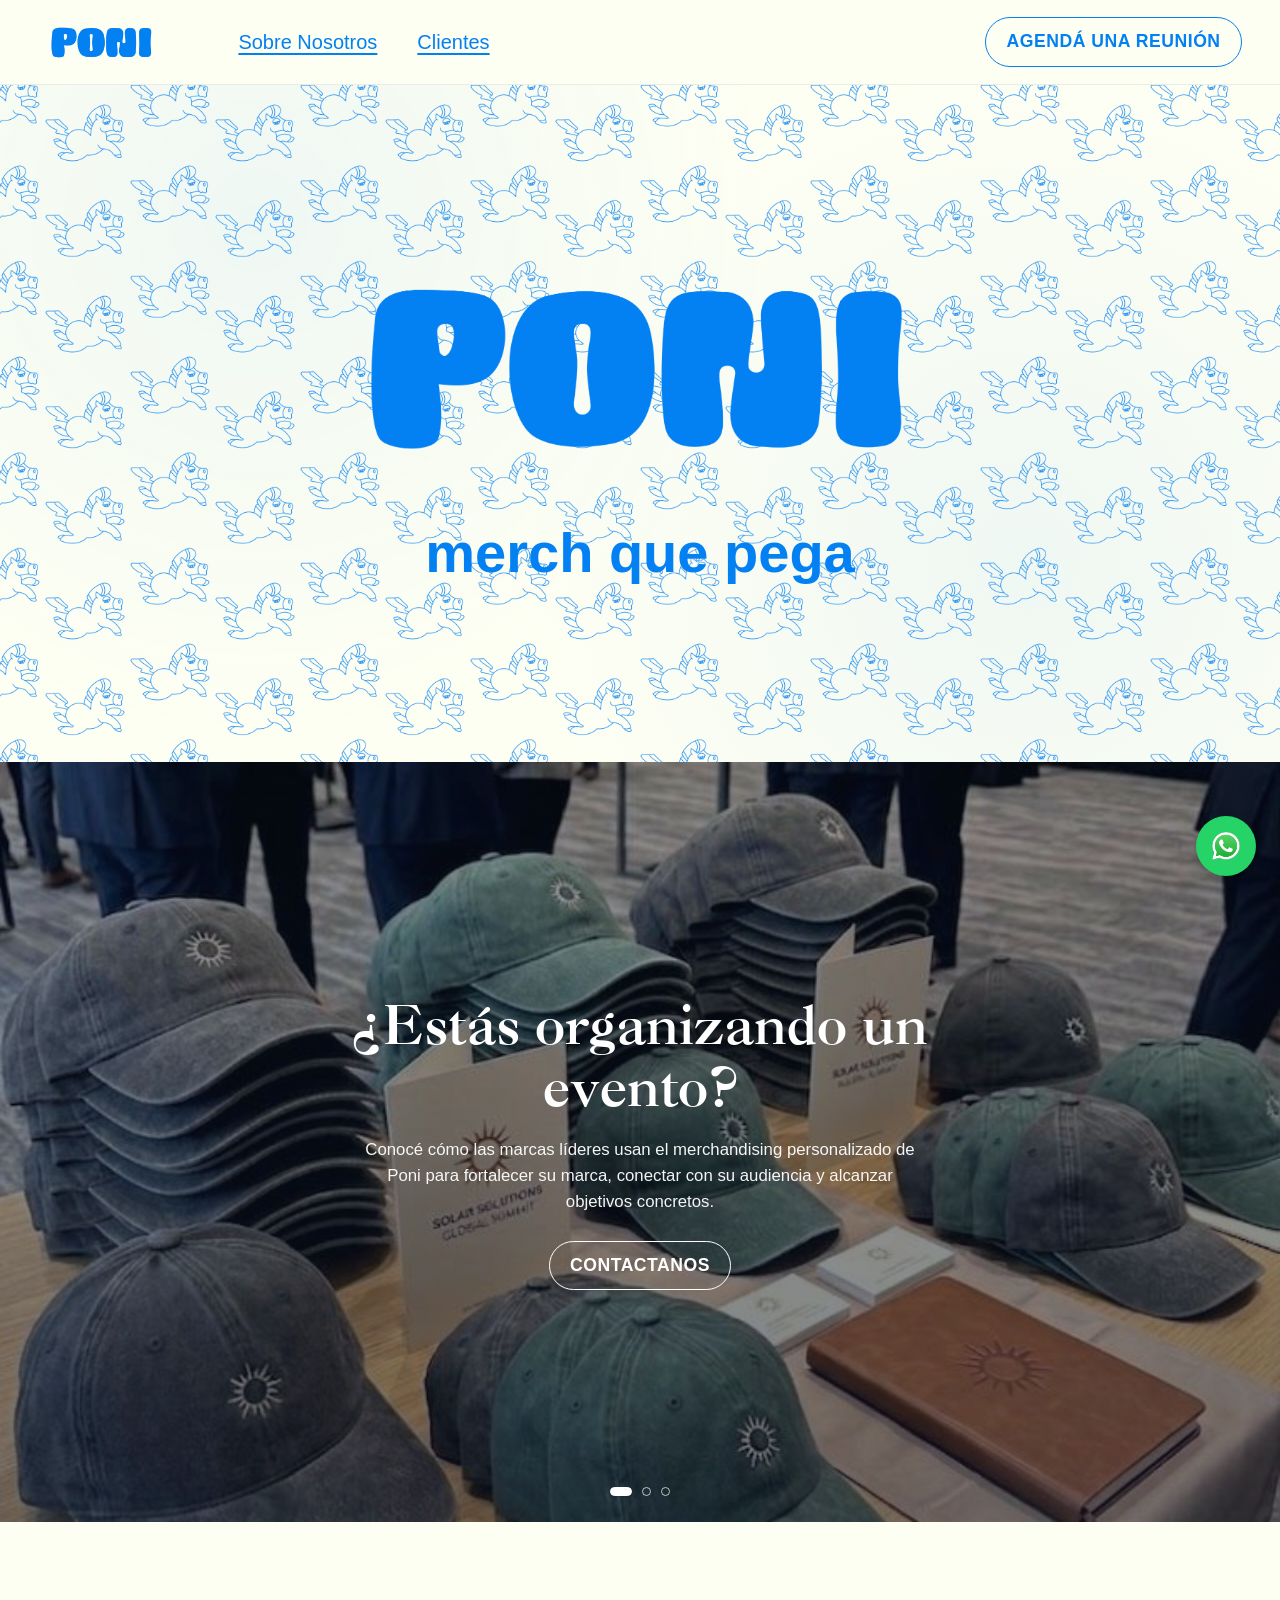
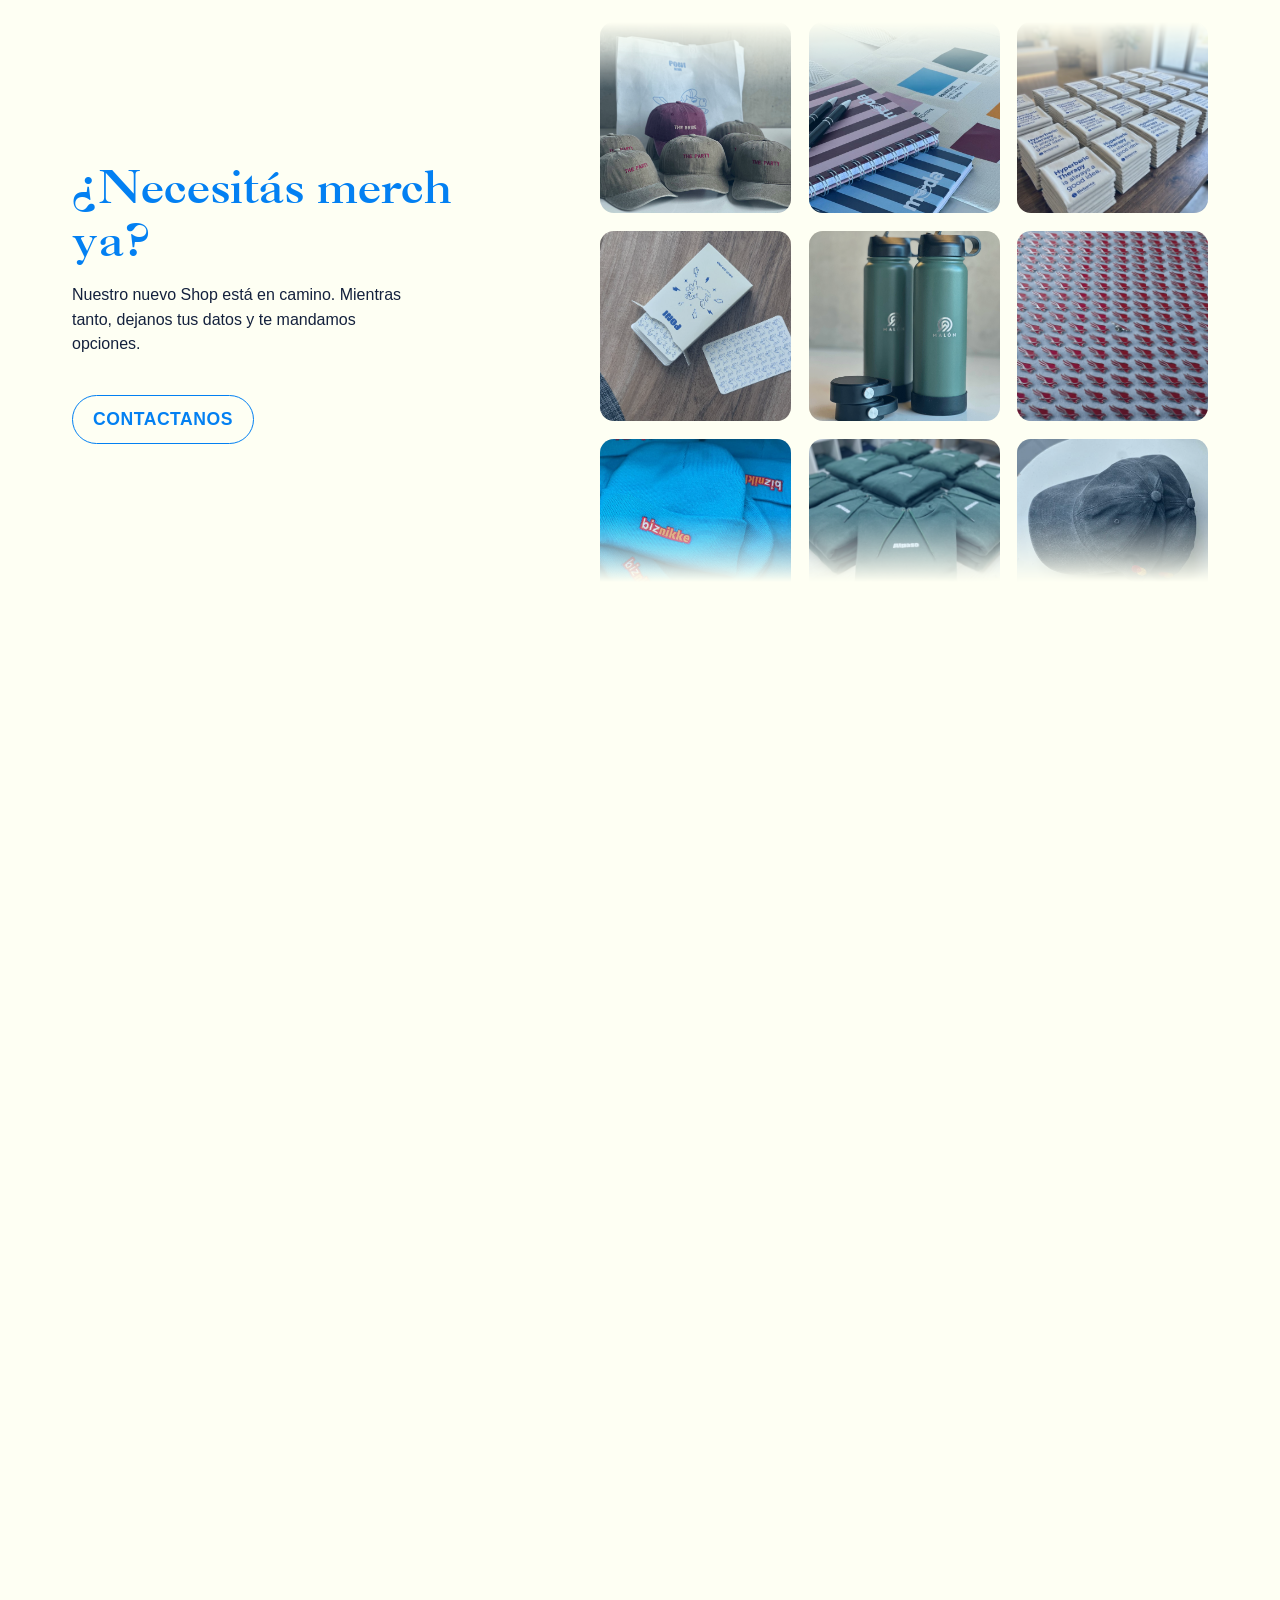
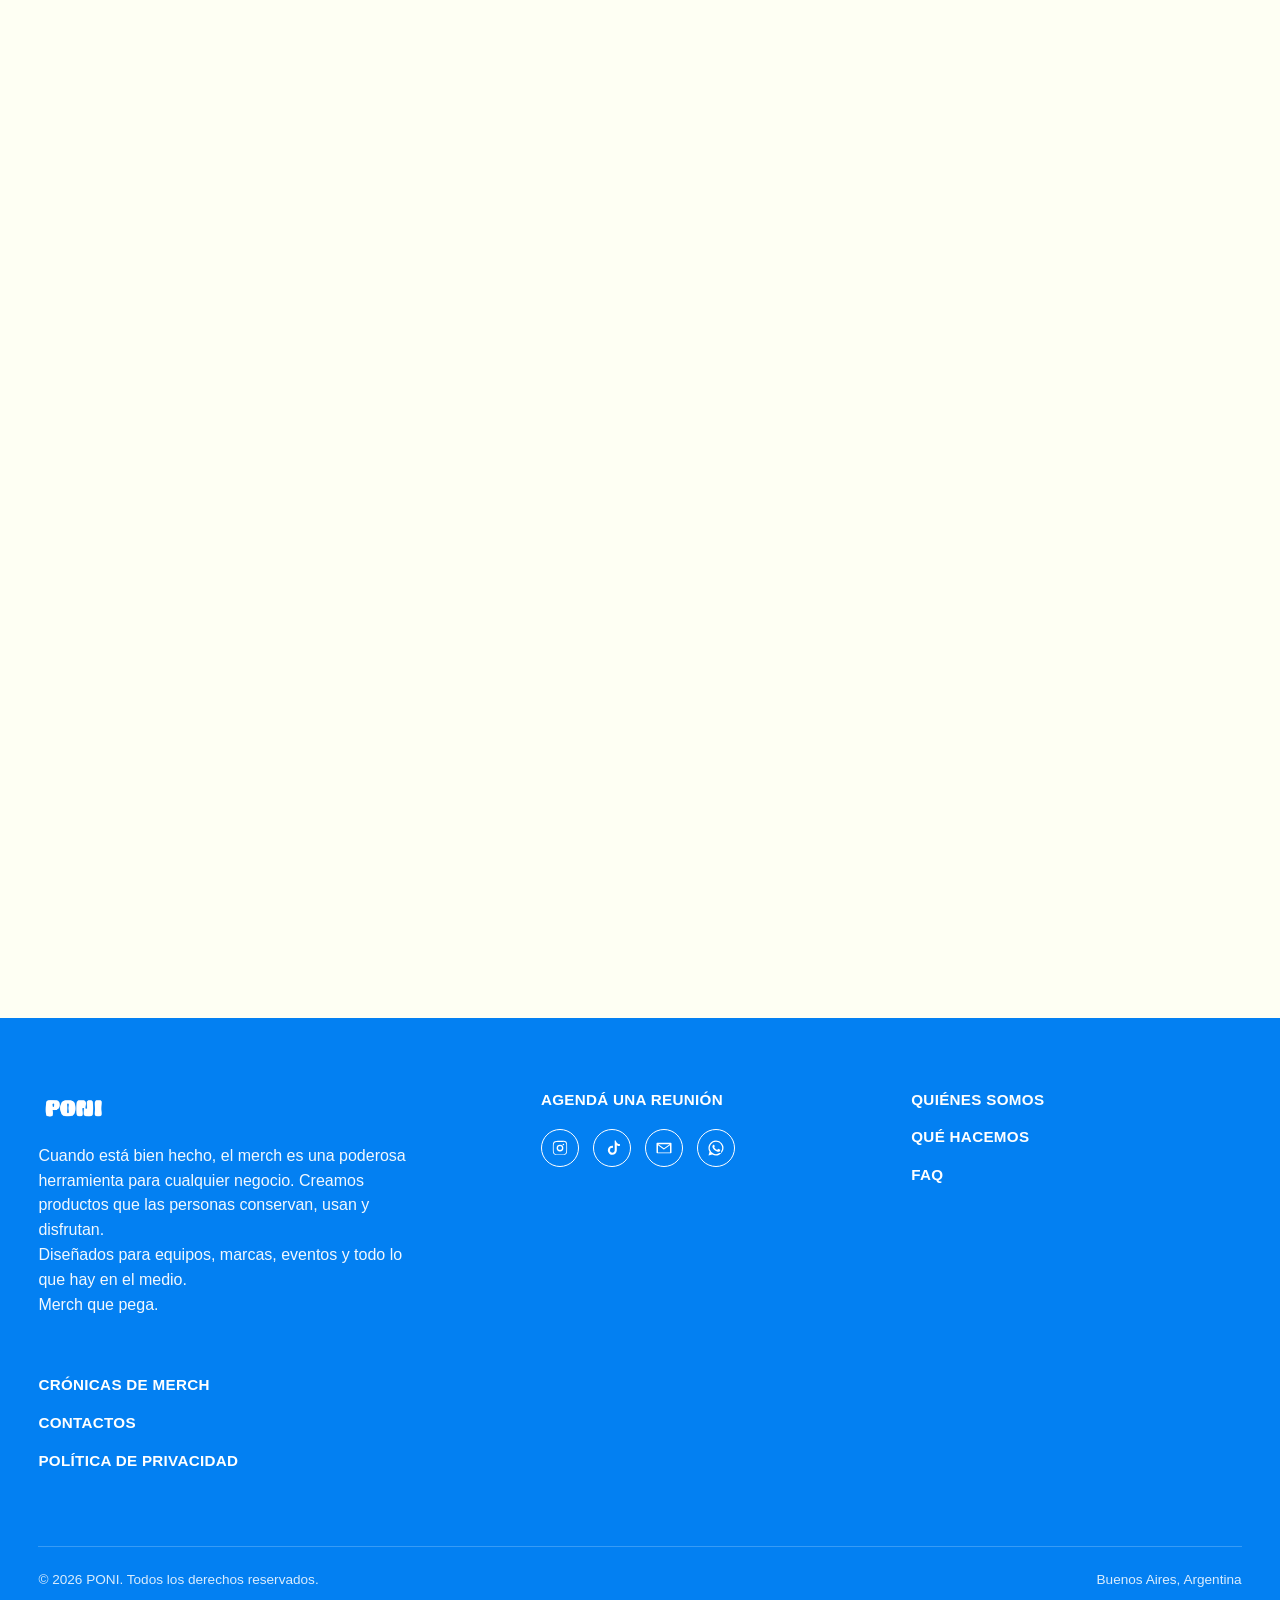
<file: index.html>
<!DOCTYPE html>
<html lang="es">
<head>
  <meta charset="UTF-8">
  <meta name="viewport" content="width=device-width, initial-scale=1.0">
  <meta http-equiv="Content-Security-Policy" content="default-src 'self'; style-src 'self' 'unsafe-inline' https://fonts.googleapis.com; font-src 'self' https://fonts.gstatic.com; img-src 'self' data:; script-src 'self'; connect-src 'self'; object-src 'none'; base-uri 'self'; form-action 'self' mailto:; frame-ancestors 'none';">
  <meta name="referrer" content="strict-origin-when-cross-origin">
  <title>Merch Personalizado y Merchandising Empresarial en Argentina | PONI</title>
  <meta name="description" content="Creamos merch personalizado para empresas y eventos: botellas, tote bags, remeras, termos, mates, stickers y más. Merchandising empresarial que tus clientes van a usar de verdad. Pedí tu cotización.">
  <link rel="preconnect" href="https://fonts.googleapis.com">
  <link rel="preconnect" href="https://fonts.gstatic.com" crossorigin>
  <link href="https://fonts.googleapis.com/css2?family=Baloo+2:wght@600;700;800&family=Playfair+Display:ital,wght@0,500;0,600;0,700;1,600&family=Poppins:wght@400;500;600;700&display=swap" rel="stylesheet">
  <link rel="stylesheet" href="css/style.css">
  <link rel="icon" type="image/png" sizes="512x512" href="/poni-beso.png">
  <script src="js/schema.json" type="application/ld+json"></script>
  <meta property="og:title" content="Merch Personalizado y Merchandising Empresarial | PONI">
<meta property="og:description" content="Creamos merch personalizado para empresas y eventos: botellas, tote bags, remeras, termos y más.">
<meta property="og:image" content="https://mundoponi.com/images/logo-poni.png">
<meta property="og:url" content="https://mundoponi.com/">
<meta property="og:type" content="website">
</head>
<body>
  <header class="site-header">
    <div class="wrap">
      <a href="index.html" class="logo"><img src="images/logo-poni.png" alt="PONI"></a>
      <nav class="main-nav">
        <a href="quienes-somos.html">Sobre Nosotros</a>
        <a href="clientes.html">Clientes</a>
      </nav>
      <a href="agenda.html" class="btn header-cta">Agendá una reunión</a>
      <button class="nav-toggle" aria-label="Abrir menu" onclick="document.querySelector('.main-nav').classList.toggle('open')">
        <span></span><span></span><span></span>
      </button>
    </div>
  </header>

  <section class="hero">
    <div class="hero-pattern" aria-hidden="true"></div>
    <div class="hero-inner">
      <img class="wordmark-img" src="images/logo-poni.png" alt="PONI">
      <p class="tagline">merch que pega</p>
    </div>
  </section>

  <section class="hero-carousel" aria-label="Destacados">
    <div class="hc-track">
      <div class="hc-slide is-active" style="background-image:url('images/hero-evento.jpg')">
        <div class="wrap">
          <h2>&iquest;Est&aacute;s organizando un evento?</h2>
          <p>Conoc&eacute; c&oacute;mo las marcas l&iacute;deres usan el merchandising personalizado de Poni para fortalecer su marca, conectar con su audiencia y alcanzar objetivos concretos.</p>
          <a href="que-hacemos.html#contacto" class="btn on-dark">Contactanos</a>
        </div>
      </div>
      <div class="hc-slide" style="background-image:url('images/hero-sorprender.jpg')">
        <div class="wrap">
          <h2>&iquest;Quer&eacute;s sorprender a tu equipo o a tus clientes?</h2>
          <p>Nosotros nos ocupamos.</p>
          <a href="que-hacemos.html#contacto" class="btn on-dark">Contactanos</a>
        </div>
      </div>
      <div class="hc-slide" style="background-image:url('images/hero-personalizado.jpg')">
        <div class="wrap">
          <h2>&iquest;Busc&aacute;s algo personalizado?</h2>
          <p>Nosotros lo podemos hacer.<br>Mandanos tus ideas</p>
          <a href="que-hacemos.html#contacto" class="btn on-dark">Contactanos</a>
        </div>
      </div>
    </div>
    <div class="hc-dots" role="tablist" aria-label="Elegir diapositiva">
      <button class="hc-dot is-active" aria-label="Diapositiva 1"></button>
      <button class="hc-dot" aria-label="Diapositiva 2"></button>
      <button class="hc-dot" aria-label="Diapositiva 3"></button>
    </div>
  </section>

  <section class="need-block">
    <div class="wrap need-grid">
      <div class="need-copy">
        <h2>&iquest;Necesit&aacute;s merch ya?</h2>
        <p>Nuestro nuevo Shop est&aacute; en camino. Mientras tanto, dejanos tus datos y te mandamos opciones.</p>
        <a href="que-hacemos.html#contacto" class="btn">Contactanos</a>
      </div>
      <div class="photo-collage">
  <div class="pc-lane pc-lane-down">
    <div class="pc-track">
      <a class="pc-item" href="clientes.html"><img src="images/t.JPG" alt="Gorras personalizadas PONI"></a>
      <a class="pc-item" href="clientes.html"><img src="images/cronicas-hero.jpg" alt="Mercado Libre"></a>
      <a class="pc-item" href="clientes.html"><img src="images/cl-biznikke.jpg" alt="Gorros Biznikke"></a>
      <a class="pc-item" href="clientes.html"><img src="images/cl-cabify.jpg" alt="Cabify Logistics"></a>
    </div>
  </div>
  <div class="pc-lane pc-lane-up">
    <div class="pc-track">
      <a class="pc-item" href="clientes.html"><img src="images/cl-pantone.jpg" alt="Cuadernos personalizados"></a>
      <a class="pc-item" href="clientes.html"><img src="images/malon.JPG" alt="Kit empresarial de bienvenida"></a>
      <a class="pc-item" href="clientes.html"><img src="images/cl-alpaso.jpg" alt="Buzos personalizados para tu café"></a>
      <a class="pc-item" href="clientes.html"><img src="images/cl-gio.jpg" alt="Kit para eventos personalizados"></a>
    </div>
  </div>
  <div class="pc-lane pc-lane-down">
    <div class="pc-track">
      <a class="pc-item" href="clientes.html"><img src="images/gallery-4.jpg" alt="Tote bags personalizadas"></a>
      <a class="pc-item" href="clientes.html"><img src="images/pins.JPG" alt="Mastercard pins personalizados"></a>
      <a class="pc-item" href="clientes.html"><img src="images/gallery-2.jpg" alt="Gorras bordadas o estampadas para despedida de soltera"></a>
      <a class="pc-item" href="clientes.html"><img src="images/cl-pampajet.jpg" alt="Pins personalizados"></a>
    </div>
  </div>
</div>
  </section>


  <section class="gallery-section">
    <div class="wrap">
      <h2 class="section-title">Merch que peg&oacute;.</h2>
    </div>
    <div class="gallery-outer">
      <div class="gallery">
        <figure><img src="images/cl-mercadolibre.jpg" alt="Mercado Libre" loading="lazy"><figcaption>Mercado Libre</figcaption></figure>
<figure><img src="images/cl-mastercard.jpg" alt="Mastercard" loading="lazy"><figcaption>Mastercard</figcaption></figure>
<figure><img src="images/alpaso-buzoback.jpg" alt="Alpaso" loading="lazy"><figcaption>Alpaso</figcaption></figure>
<figure><img src="images/cl-biofarea.jpg" alt="Biobarica" loading="lazy"><figcaption>Biobarica</figcaption></figure>
<figure><img src="images/cl-cabify.jpg" alt="Cabify Logistics" loading="lazy"><figcaption>Cabify Logistics</figcaption></figure>
<figure><img src="images/cl-pampajet.jpg" alt="Pampa Jet" loading="lazy"><figcaption>Pampa Jet</figcaption></figure>
<figure><img src="images/cl-biznikke.jpg" alt="Biznikke" loading="lazy"><figcaption>Biznikke</figcaption></figure>
<figure><img src="images/cl-gio.jpg" alt="Gio" loading="lazy"><figcaption>Gio</figcaption></figure>

        <figure><img src="images/cl-mercadolibre.jpg" alt="Mercado Libre" loading="lazy"><figcaption>Mercado Libre</figcaption></figure>
<figure><img src="images/cl-mastercard.jpg" alt="Mastercard" loading="lazy"><figcaption>Mastercard</figcaption></figure>
<figure><img src="images/takenos-red.jpg" alt="Takenos" loading="lazy"><figcaption>Takenos</figcaption></figure>
<figure><img src="images/santander-c.jpg" alt="Santander" loading="lazy"><figcaption>Santander</figcaption></figure>
<figure><img src="images/casa-moma.jpg" alt="Casa Moma" loading="lazy"><figcaption>Casa Moma</figcaption></figure>
<figure><img src="images/cl-pampajet.jpg" alt="Pampa Jet" loading="lazy"><figcaption>Pampa Jet</figcaption></figure>
<figure><img src="images/cl-biznikke.jpg" alt="Biznikke" loading="lazy"><figcaption>Biznikke</figcaption></figure>
<figure><img src="images/draper-t.jpg" alt="Draper" loading="lazy"><figcaption>Draper</figcaption></figure>

      </div>
    </div>
  </section>


  <section class="banner tall" style="background-image:url('images/hero-final.jpg')">
    <div class="wrap">
      <h2>&iquest;Est&aacute;s listo para que tus clientes recuerden tu marca para siempre?</h2>
      <a href="agenda.html" class="btn on-dark">Agendá una reunión</a>
    </div>
  </section>

  <section class="feature-rows">
  <div class="wrap">
    <h2>Merchandising personalizado para tu marca</h2>
    <div class="feature-row">
      <h3>Botellas y termos personalizados</h3>
      <p>Botellas, termos y mates con tu logo, ideales para regalos corporativos y merch de equipo.</p>
    </div>
    <div class="feature-row">
      <h3>Remeras y buzos personalizados</h3>
      <p>Indumentaria personalizada para eventos, lanzamientos y equipos de trabajo.</p>
    </div>
    <div class="feature-row">
      <h3>Tote bags y lonas personalizadas</h3>
      <p>Bolsas reutilizables con tu diseño, perfectas para ferias, eventos y regalos empresariales.</p>
    </div>
    <div class="feature-row">
      <h3>Stickers, biromes y lapiceras personalizadas</h3>
      <p>Productos ideales para packs de bienvenida y merchandising masivo.</p>
    </div>
  </div>
</section>

  <footer class="site-footer">
    <div class="wrap">
      <div class="footer-top">
        <div class="footer-brand">
          <span class="logo"><img src="images/logo-poni.png" alt="PONI"></span>
          <p>Cuando está bien hecho, el merch es una poderosa herramienta para cualquier negocio. Creamos productos que las personas conservan, usan y disfrutan.<br>
          Diseñados para equipos, marcas, eventos y todo lo que hay en el medio.<br>
          Merch que pega.</p>
        </div>
        <div class="footer-col">
          <a href="agenda.html">Agendá una reunión</a>
          <div class="social-row">
            <a href="https://instagram.com/poni.merch" aria-label="Instagram" target="_blank" rel="noopener"><svg viewBox="0 0 24 24"><path d="M12 2.2c3.2 0 3.6 0 4.9.07 1.2.06 2.4.32 3.3 1.2.9.9 1.14 2 1.2 3.3.06 1.3.07 1.7.07 4.9s0 3.6-.07 4.9c-.06 1.2-.3 2.4-1.2 3.3-.9.9-2.1 1.14-3.3 1.2-1.3.06-1.7.07-4.9.07s-3.6 0-4.9-.07c-1.2-.06-2.4-.3-3.3-1.2-.9-.9-1.14-2.1-1.2-3.3C2.5 15.6 2.5 15.2 2.5 12s0-3.6.07-4.9c.06-1.2.3-2.4 1.2-3.3.9-.9 2.1-1.14 3.3-1.2C8.4 2.2 8.8 2.2 12 2.2zm0 1.8c-3.14 0-3.5 0-4.75.07-1 .05-1.9.25-2.6.96-.7.7-.9 1.6-.96 2.6C3.6 8.5 3.6 8.86 3.6 12s0 3.5.07 4.75c.05 1 .25 1.9.96 2.6.7.7 1.6.9 2.6.96 1.25.06 1.6.07 4.75.07s3.5 0 4.75-.07c1-.05 1.9-.25 2.6-.96.7-.7.9-1.6.96-2.6.06-1.25.07-1.6.07-4.75s0-3.5-.07-4.75c-.05-1-.25-1.9-.96-2.6-.7-.7-1.6-.9-2.6-.96C15.5 4 15.14 4 12 4zm0 3.5a4.5 4.5 0 110 9 4.5 4.5 0 010-9zm0 1.8a2.7 2.7 0 100 5.4 2.7 2.7 0 000-5.4zm5.6-2a1.05 1.05 0 11-2.1 0 1.05 1.05 0 012.1 0z"/></svg></a>
            <a href="https://www.tiktok.com/@poni.merch" aria-label="TikTok" target="_blank" rel="noopener"><svg viewBox="0 0 24 24"><path d="M14.5 2h2.6c.15 1.4.8 2.6 1.9 3.5 1 .8 2.2 1.2 3.5 1.2v2.7c-1.5 0-2.9-.4-4.1-1.2v6.9c0 3.3-2.7 6-6 6-1.3 0-2.6-.4-3.6-1.2a6 6 0 01-2.4-4.8c0-3.3 2.7-6 6-6 .3 0 .6 0 .9.06v2.8a3.3 3.3 0 00-.9-.13 3.2 3.2 0 100 6.4c1.8 0 3.2-1.4 3.2-3.2V2z"/></svg></a>
            <a href="mailto:clara@mundoponi.com" aria-label="Email"><svg viewBox="0 0 24 24"><path d="M3 5h18a1 1 0 011 1v12a1 1 0 01-1 1H3a1 1 0 01-1-1V6a1 1 0 011-1zm1.4 2L12 12.3 19.6 7H4.4zM4 8.4V18h16V8.4l-7.6 5.4a1 1 0 01-1.2 0L4 8.4z"/></svg></a>
            <a href="https://wa.me/5491173352341?text=Hola%21%20Te%20escribo%20desde%20la%20web.%20Quería%20pedir%20un%20presupuesto%20de%20merch%20%3A%29" aria-label="WhatsApp" target="_blank" rel="noopener"><svg viewBox="0 0 24 24"><path d="M12 2a10 10 0 00-8.6 15.1L2 22l5-1.3A10 10 0 1012 2zm0 1.8a8.2 8.2 0 016.9 12.6l-.2.4.6 2.3-2.3-.6-.4.2A8.2 8.2 0 1112 3.8zm-3.2 4c-.2 0-.5 0-.7.3-.2.3-.9.8-.9 2s.9 2.4 1 2.5c.1.2 1.8 2.8 4.4 3.8 2.2.9 2.6.7 3.1.6.5 0 1.6-.6 1.8-1.3.2-.6.2-1.2.2-1.3-.1-.1-.3-.2-.6-.3l-1.8-.9c-.2-.1-.4-.1-.6.1l-.8 1c-.2.2-.3.2-.6.1-.3-.1-1.2-.4-2.2-1.4-.8-.7-1.4-1.6-1.5-1.9-.2-.3 0-.4.1-.6l.5-.6c.2-.2.2-.4.1-.6L9.6 8c-.2-.4-.4-.4-.6-.4h-.2z"/></svg></a>
          </div>
        </div>
        <div class="footer-col">
          <a href="quienes-somos.html">Quiénes somos</a>
          <a href="que-hacemos.html">Qué hacemos</a>
          <a href="que-hacemos.html#faq">FAQ</a>
        </div>
        <div class="footer-col">
          <a href="cronicas.html">Crónicas de merch</a>
          <a href="que-hacemos.html#contacto">Contactos</a>
          <a href="politica-privacidad.html">Política de privacidad</a>
        </div>
      </div>
      <div class="footer-bottom">
        <span>&copy; <span id="year"></span> PONI. Todos los derechos reservados.</span>
        <span>Buenos Aires, Argentina</span>
      </div>
    </div>
  </footer>
  <script src="js/main.js"></script>

  <a href="https://wa.me/5491173352341?text=Hola!%20Te%20escribo%20desde%20la%20web.%20Quer%C3%ADa%20pedir%20un%20presupuesto%20de%20merch%20%3A)" class="whatsapp-float" target="_blank" aria-label="Escribinos por WhatsApp">
    <img src="images/whatsapp-icon.png" alt="WhatsApp">
  </a>

</body>
</html>
</file>
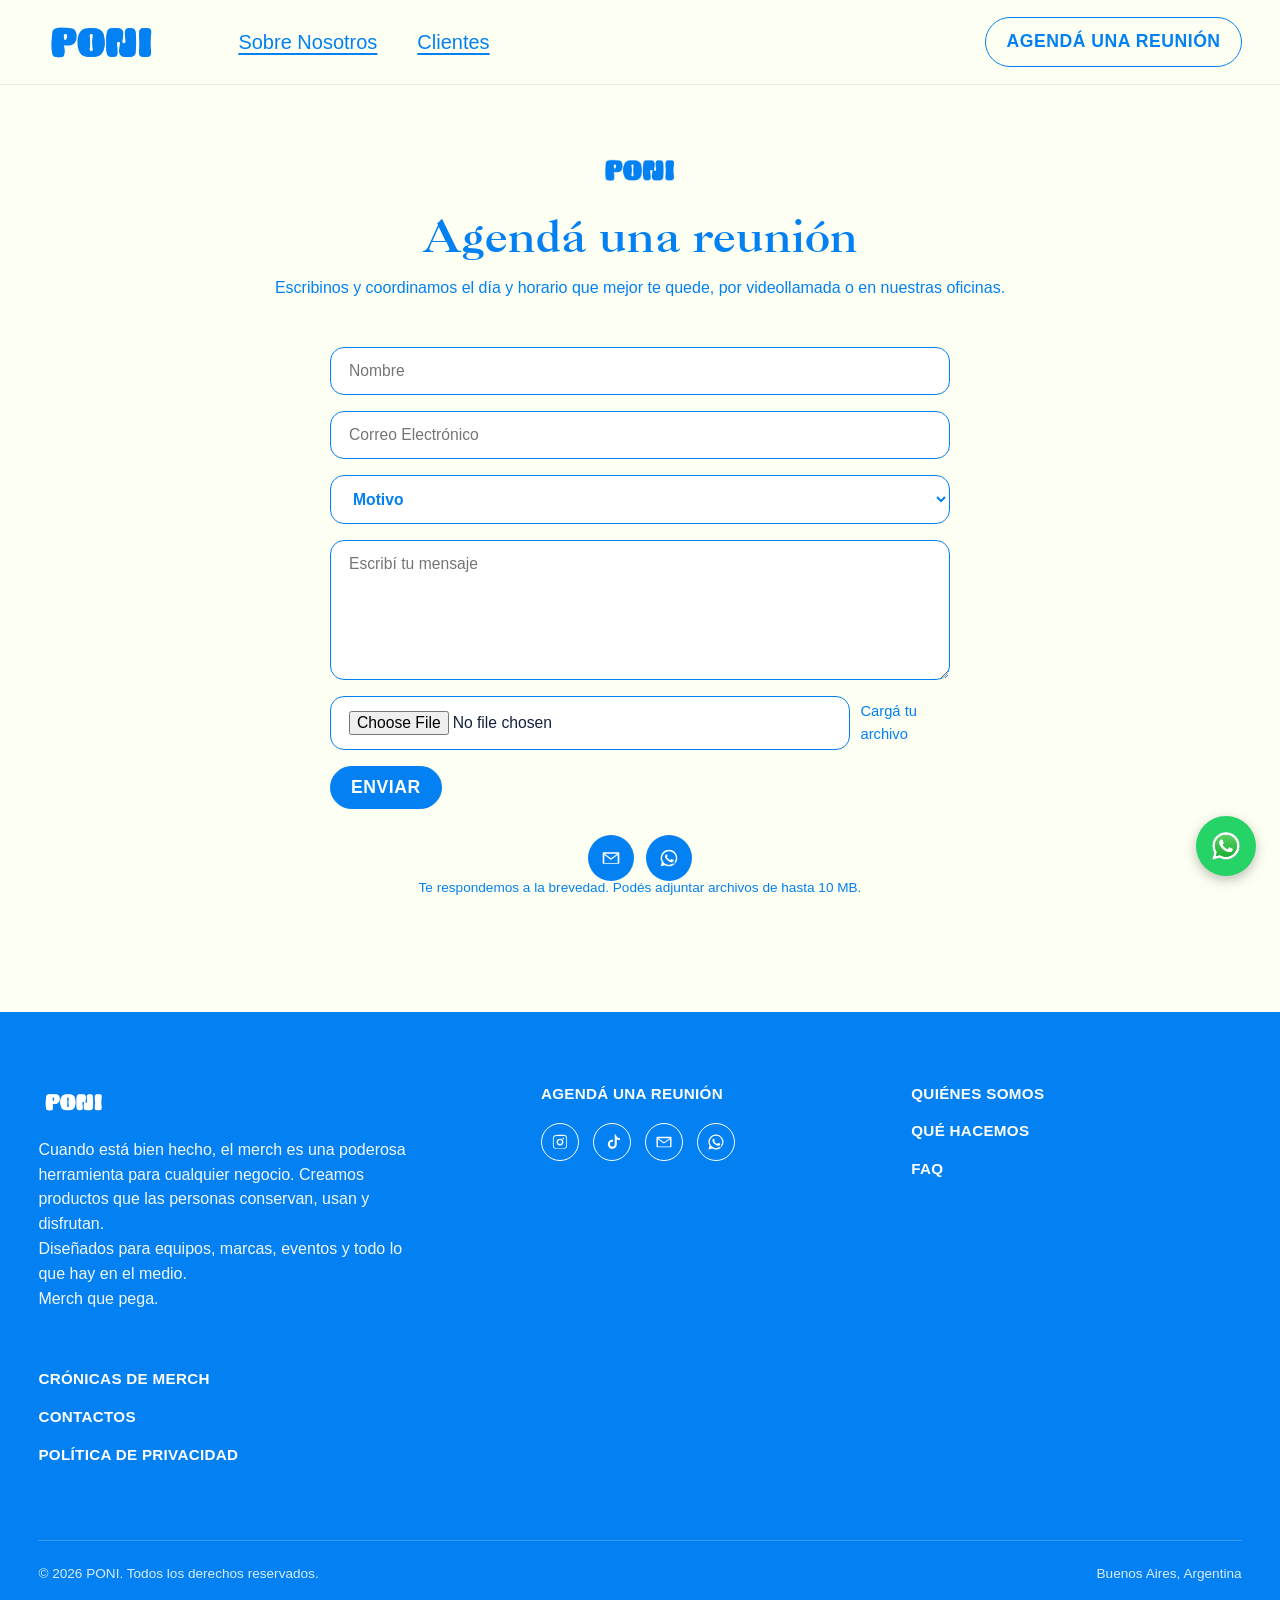
<file: agenda.html>
<!DOCTYPE html>
<html lang="es">
<head>
  <meta charset="UTF-8">
  <meta name="viewport" content="width=device-width, initial-scale=1.0">
  <meta http-equiv="Content-Security-Policy" content="default-src 'self'; style-src 'self' 'unsafe-inline' https://fonts.googleapis.com; font-src 'self' https://fonts.gstatic.com; img-src 'self' data:; script-src 'self'; connect-src 'self'; object-src 'none'; base-uri 'self'; form-action 'self' https://formsubmit.co; frame-ancestors 'none';">
<meta name="referrer" content="strict-origin-when-cross-origin">
<title>Agendá una Reunión | Cotizá tu Merch Personalizado | PONI</title>
<meta name="description" content="Escribinos y coordinamos una reunión para cotizar tu merch personalizado. Respondemos a la brevedad.">  <link rel="preconnect" href="https://fonts.googleapis.com">
  <link rel="preconnect" href="https://fonts.gstatic.com" crossorigin>
  <link href="https://fonts.googleapis.com/css2?family=Baloo+2:wght@600;700;800&family=Playfair+Display:ital,wght@0,500;0,600;0,700;1,600&family=Poppins:wght@400;500;600;700&display=swap" rel="stylesheet">
  <link rel="stylesheet" href="css/style.css">
  <link rel="icon" type="image/png" href="poni-beso.png">
</head>
<body>
  <header class="site-header">
    <div class="wrap">
      <a href="index.html" class="logo"><img src="images/logo-poni.png" alt="PONI"></a>
      <nav class="main-nav">
        <a href="quienes-somos.html">Sobre Nosotros</a>
        <a href="clientes.html">Clientes</a>
      </nav>
      <a href="agenda.html" class="btn header-cta">Agendá una reunión</a>
      <button class="nav-toggle" aria-label="Abrir menu" onclick="document.querySelector('.main-nav').classList.toggle('open')">
        <span></span><span></span><span></span>
      </button>
    </div>
  </header>


  <section class="agenda-hero">
    <div class="wrap">
      <img src="images/logo-poni.png" alt="PONI" style="height:50px;margin:0 auto 6px;">
      <h1>Agendá una reunión</h1>
      <p class="sub">Escribinos y coordinamos el d&iacute;a y horario que mejor te quede, por videollamada o en nuestras oficinas.</p>
    </div>
  </section>

  <section class="contact-section" style="padding-top:20px;">
    <div class="wrap">
      <form class="poni-form" action="https://formsubmit.co/clara@mundoponi.com" method="POST" enctype="multipart/form-data">
  <input type="hidden" name="_subject" value="Nueva consulta desde la web de Poni">
  <input type="hidden" name="_captcha" value="false">
  <input type="hidden" name="_next" value="https://mundoponi.com/gracias.html">
  <input type="text" name="_honey" style="display:none" tabindex="-1" autocomplete="off">

 <form class="poni-form" action="https://formsubmit.co/clara@mundoponi.com" method="POST" enctype="multipart/form-data">
  <input type="hidden" name="_subject" value="Nueva consulta desde la web de Poni">
  <input type="hidden" name="_captcha" value="false">
  <input type="hidden" name="_next" value="https://mundoponi.com/gracias.html">
  <input type="text" name="_honey" style="display:none" tabindex="-1" autocomplete="off">

  <input type="text" name="nombre" placeholder="Nombre" required>
  <input type="email" name="email" placeholder="Correo Electrónico" required>

  <select name="motivo">
    <option value="">Motivo</option>
    <option>Agendar una reuni&oacute;n</option>
    <option>Cotizaci&oacute;n de merch</option>
    <option>Quiero merch para mi evento</option>
    <option>Necesito ideas de merch</option>
    <option>Tengo una idea para mi marca</option>
    <option>Otro</option>
  </select>

  <textarea name="mensaje" placeholder="Escribí tu mensaje"></textarea>

  <div class="file-row">
    <input type="file" name="attachment">
    <span>Cargá tu archivo</span>
  </div>

  <button type="submit" class="btn solid">Enviar</button>
</form>
      <div class="contact-links">
        <a href="mailto:clara@mundoponi.com" aria-label="Email"><svg viewBox="0 0 24 24"><path d="M3 5h18a1 1 0 011 1v12a1 1 0 01-1 1H3a1 1 0 01-1-1V6a1 1 0 011-1zm1.4 2L12 12.3 19.6 7H4.4zM4 8.4V18h16V8.4l-7.6 5.4a1 1 0 01-1.2 0L4 8.4z"/></svg></a>
        <a href="https://wa.me/5491173352341?text=Hola%21%20Te%20escribo%20desde%20la%20web.%20Quería%20pedir%20un%20presupuesto%20de%20merch%20%3A%29" aria-label="WhatsApp" target="_blank" rel="noopener"><svg viewBox="0 0 24 24"><path d="M12 2a10 10 0 00-8.6 15.1L2 22l5-1.3A10 10 0 1012 2zm0 1.8a8.2 8.2 0 016.9 12.6l-.2.4.6 2.3-2.3-.6-.4.2A8.2 8.2 0 1112 3.8zm-3.2 4c-.2 0-.5 0-.7.3-.2.3-.9.8-.9 2s.9 2.4 1 2.5c.1.2 1.8 2.8 4.4 3.8 2.2.9 2.6.7 3.1.6.5 0 1.6-.6 1.8-1.3.2-.6.2-1.2.2-1.3-.1-.1-.3-.2-.6-.3l-1.8-.9c-.2-.1-.4-.1-.6.1l-.8 1c-.2.2-.3.2-.6.1-.3-.1-1.2-.4-2.2-1.4-.8-.7-1.4-1.6-1.5-1.9-.2-.3 0-.4.1-.6l.5-.6c.2-.2.2-.4.1-.6L9.6 8c-.2-.4-.4-.4-.6-.4h-.2z"/></svg></a>
      </div>
      <p class="form-note">Te respondemos a la brevedad. Podés adjuntar archivos de hasta 10 MB.</p>
    </div>
  </section>

  <footer class="site-footer">
    <div class="wrap">
      <div class="footer-top">
        <div class="footer-brand">
          <span class="logo"><img src="images/logo-poni.png" alt="PONI"></span>
          <p>Cuando está bien hecho, el merch es una poderosa herramienta para cualquier negocio. Creamos productos que las personas conservan, usan y disfrutan.<br>
          Diseñados para equipos, marcas, eventos y todo lo que hay en el medio.<br>
          Merch que pega.</p>
        </div>
        <div class="footer-col">
          <a href="agenda.html">Agendá una reunión</a>
          <div class="social-row">
            <a href="https://instagram.com/poni.merch" aria-label="Instagram" target="_blank" rel="noopener"><svg viewBox="0 0 24 24"><path d="M12 2.2c3.2 0 3.6 0 4.9.07 1.2.06 2.4.32 3.3 1.2.9.9 1.14 2 1.2 3.3.06 1.3.07 1.7.07 4.9s0 3.6-.07 4.9c-.06 1.2-.3 2.4-1.2 3.3-.9.9-2.1 1.14-3.3 1.2-1.3.06-1.7.07-4.9.07s-3.6 0-4.9-.07c-1.2-.06-2.4-.3-3.3-1.2-.9-.9-1.14-2.1-1.2-3.3C2.5 15.6 2.5 15.2 2.5 12s0-3.6.07-4.9c.06-1.2.3-2.4 1.2-3.3.9-.9 2.1-1.14 3.3-1.2C8.4 2.2 8.8 2.2 12 2.2zm0 1.8c-3.14 0-3.5 0-4.75.07-1 .05-1.9.25-2.6.96-.7.7-.9 1.6-.96 2.6C3.6 8.5 3.6 8.86 3.6 12s0 3.5.07 4.75c.05 1 .25 1.9.96 2.6.7.7 1.6.9 2.6.96 1.25.06 1.6.07 4.75.07s3.5 0 4.75-.07c1-.05 1.9-.25 2.6-.96.7-.7.9-1.6.96-2.6.06-1.25.07-1.6.07-4.75s0-3.5-.07-4.75c-.05-1-.25-1.9-.96-2.6-.7-.7-1.6-.9-2.6-.96C15.5 4 15.14 4 12 4zm0 3.5a4.5 4.5 0 110 9 4.5 4.5 0 010-9zm0 1.8a2.7 2.7 0 100 5.4 2.7 2.7 0 000-5.4zm5.6-2a1.05 1.05 0 11-2.1 0 1.05 1.05 0 012.1 0z"/></svg></a>
            <a href="https://www.tiktok.com/@poni.merch" aria-label="TikTok" target="_blank" rel="noopener"><svg viewBox="0 0 24 24"><path d="M14.5 2h2.6c.15 1.4.8 2.6 1.9 3.5 1 .8 2.2 1.2 3.5 1.2v2.7c-1.5 0-2.9-.4-4.1-1.2v6.9c0 3.3-2.7 6-6 6-1.3 0-2.6-.4-3.6-1.2a6 6 0 01-2.4-4.8c0-3.3 2.7-6 6-6 .3 0 .6 0 .9.06v2.8a3.3 3.3 0 00-.9-.13 3.2 3.2 0 100 6.4c1.8 0 3.2-1.4 3.2-3.2V2z"/></svg></a>
            <a href="mailto:clara@mundoponi.com" aria-label="Email"><svg viewBox="0 0 24 24"><path d="M3 5h18a1 1 0 011 1v12a1 1 0 01-1 1H3a1 1 0 01-1-1V6a1 1 0 011-1zm1.4 2L12 12.3 19.6 7H4.4zM4 8.4V18h16V8.4l-7.6 5.4a1 1 0 01-1.2 0L4 8.4z"/></svg></a>
            <a href="https://wa.me/5491173352341?text=Hola%21%20Te%20escribo%20desde%20la%20web.%20Quería%20pedir%20un%20presupuesto%20de%20merch%20%3A%29" aria-label="WhatsApp" target="_blank" rel="noopener"><svg viewBox="0 0 24 24"><path d="M12 2a10 10 0 00-8.6 15.1L2 22l5-1.3A10 10 0 1012 2zm0 1.8a8.2 8.2 0 016.9 12.6l-.2.4.6 2.3-2.3-.6-.4.2A8.2 8.2 0 1112 3.8zm-3.2 4c-.2 0-.5 0-.7.3-.2.3-.9.8-.9 2s.9 2.4 1 2.5c.1.2 1.8 2.8 4.4 3.8 2.2.9 2.6.7 3.1.6.5 0 1.6-.6 1.8-1.3.2-.6.2-1.2.2-1.3-.1-.1-.3-.2-.6-.3l-1.8-.9c-.2-.1-.4-.1-.6.1l-.8 1c-.2.2-.3.2-.6.1-.3-.1-1.2-.4-2.2-1.4-.8-.7-1.4-1.6-1.5-1.9-.2-.3 0-.4.1-.6l.5-.6c.2-.2.2-.4.1-.6L9.6 8c-.2-.4-.4-.4-.6-.4h-.2z"/></svg></a>
          </div>
        </div>
        <div class="footer-col">
          <a href="quienes-somos.html">Quiénes somos</a>
          <a href="que-hacemos.html">Qué hacemos</a>
          <a href="que-hacemos.html#faq">FAQ</a>
        </div>
        <div class="footer-col">
          <a href="cronicas.html">Crónicas de merch</a>
          <a href="que-hacemos.html#contacto">Contactos</a>
          <a href="politica-privacidad.html">Política de privacidad</a>
        </div>
      </div>
      <div class="footer-bottom">
        <span>&copy; <span id="year"></span> PONI. Todos los derechos reservados.</span>
        <span>Buenos Aires, Argentina</span>
      </div>
    </div>
  </footer>
  <script src="js/main.js"></script>

   <a href="https://wa.me/5491173352341?text=Hola!%20Te%20escribo%20desde%20la%20web.%20Quer%C3%ADa%20pedir%20un%20presupuesto%20de%20merch%20%3A)" class="whatsapp-float" target="_blank" aria-label="Escribinos por WhatsApp">
  <img src="images/whatsapp-icon.png" alt="WhatsApp">
</a>
  
</body>
</html>
</file>
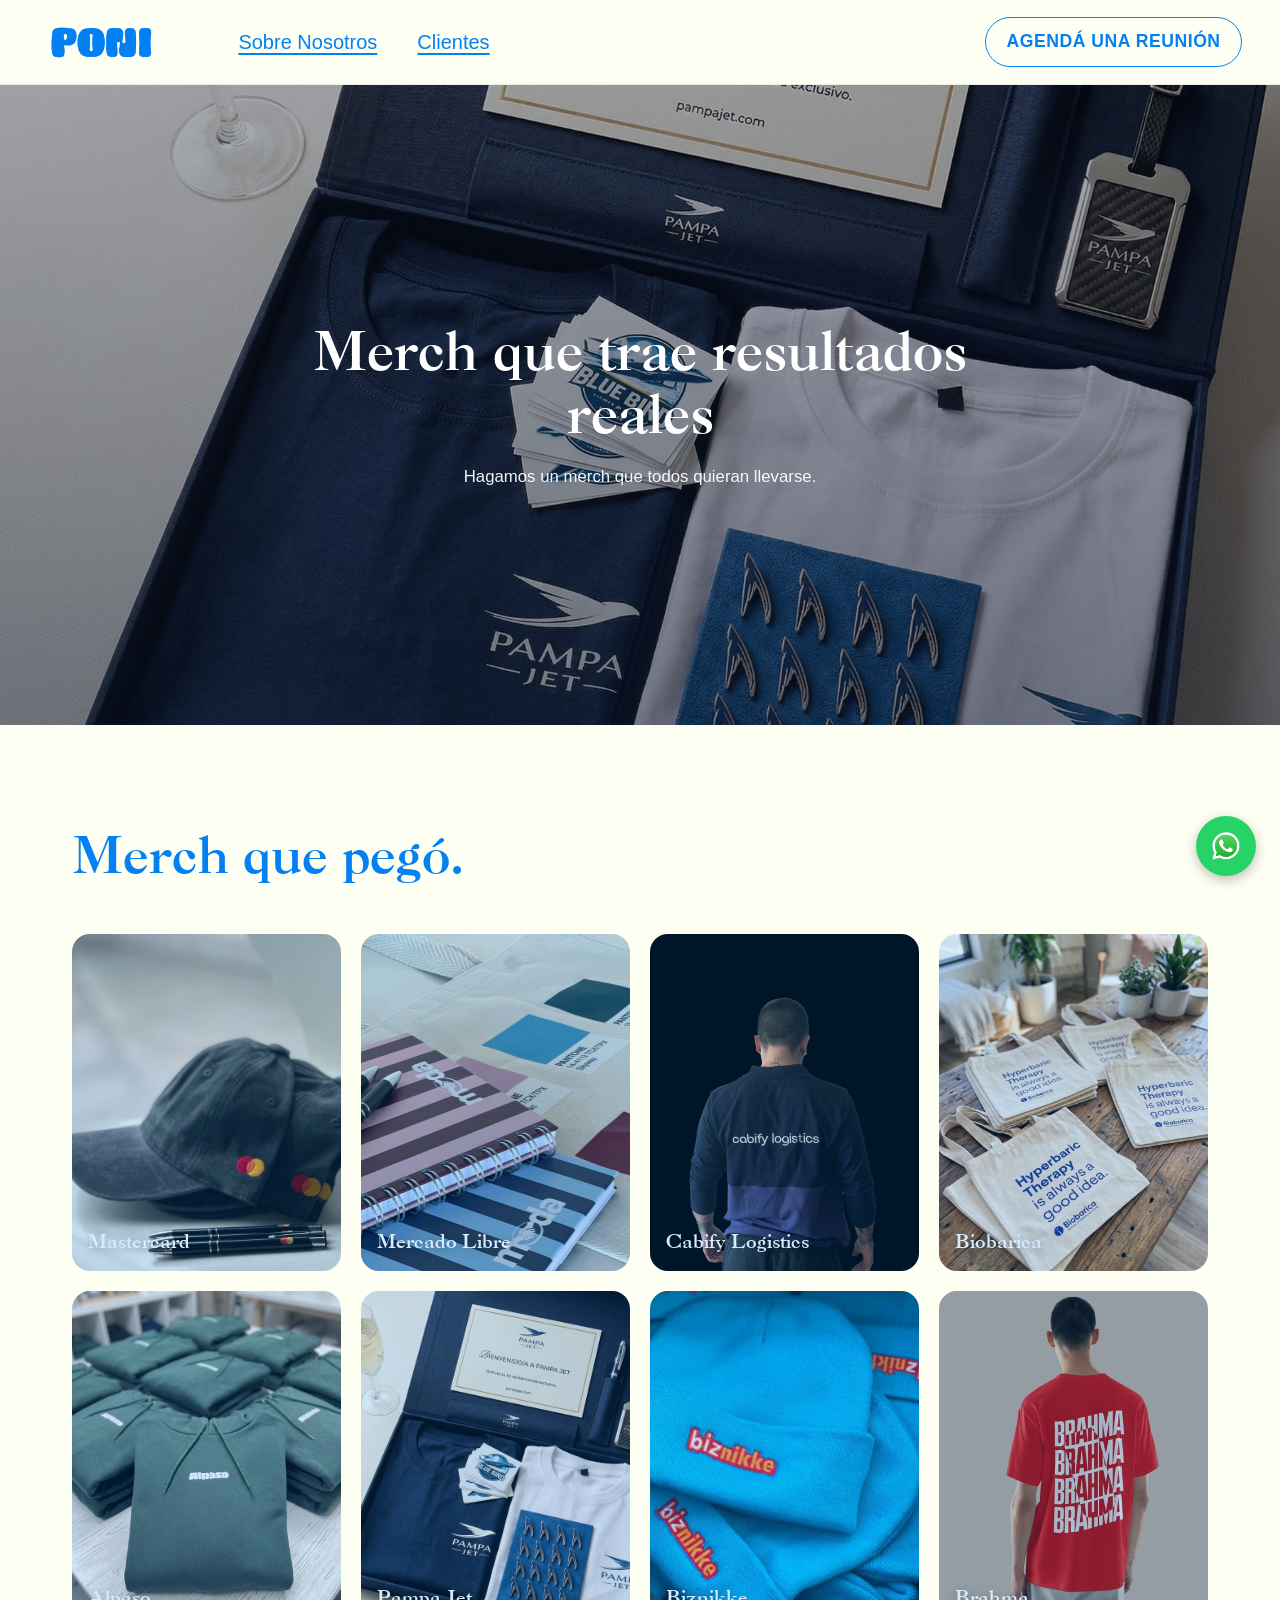
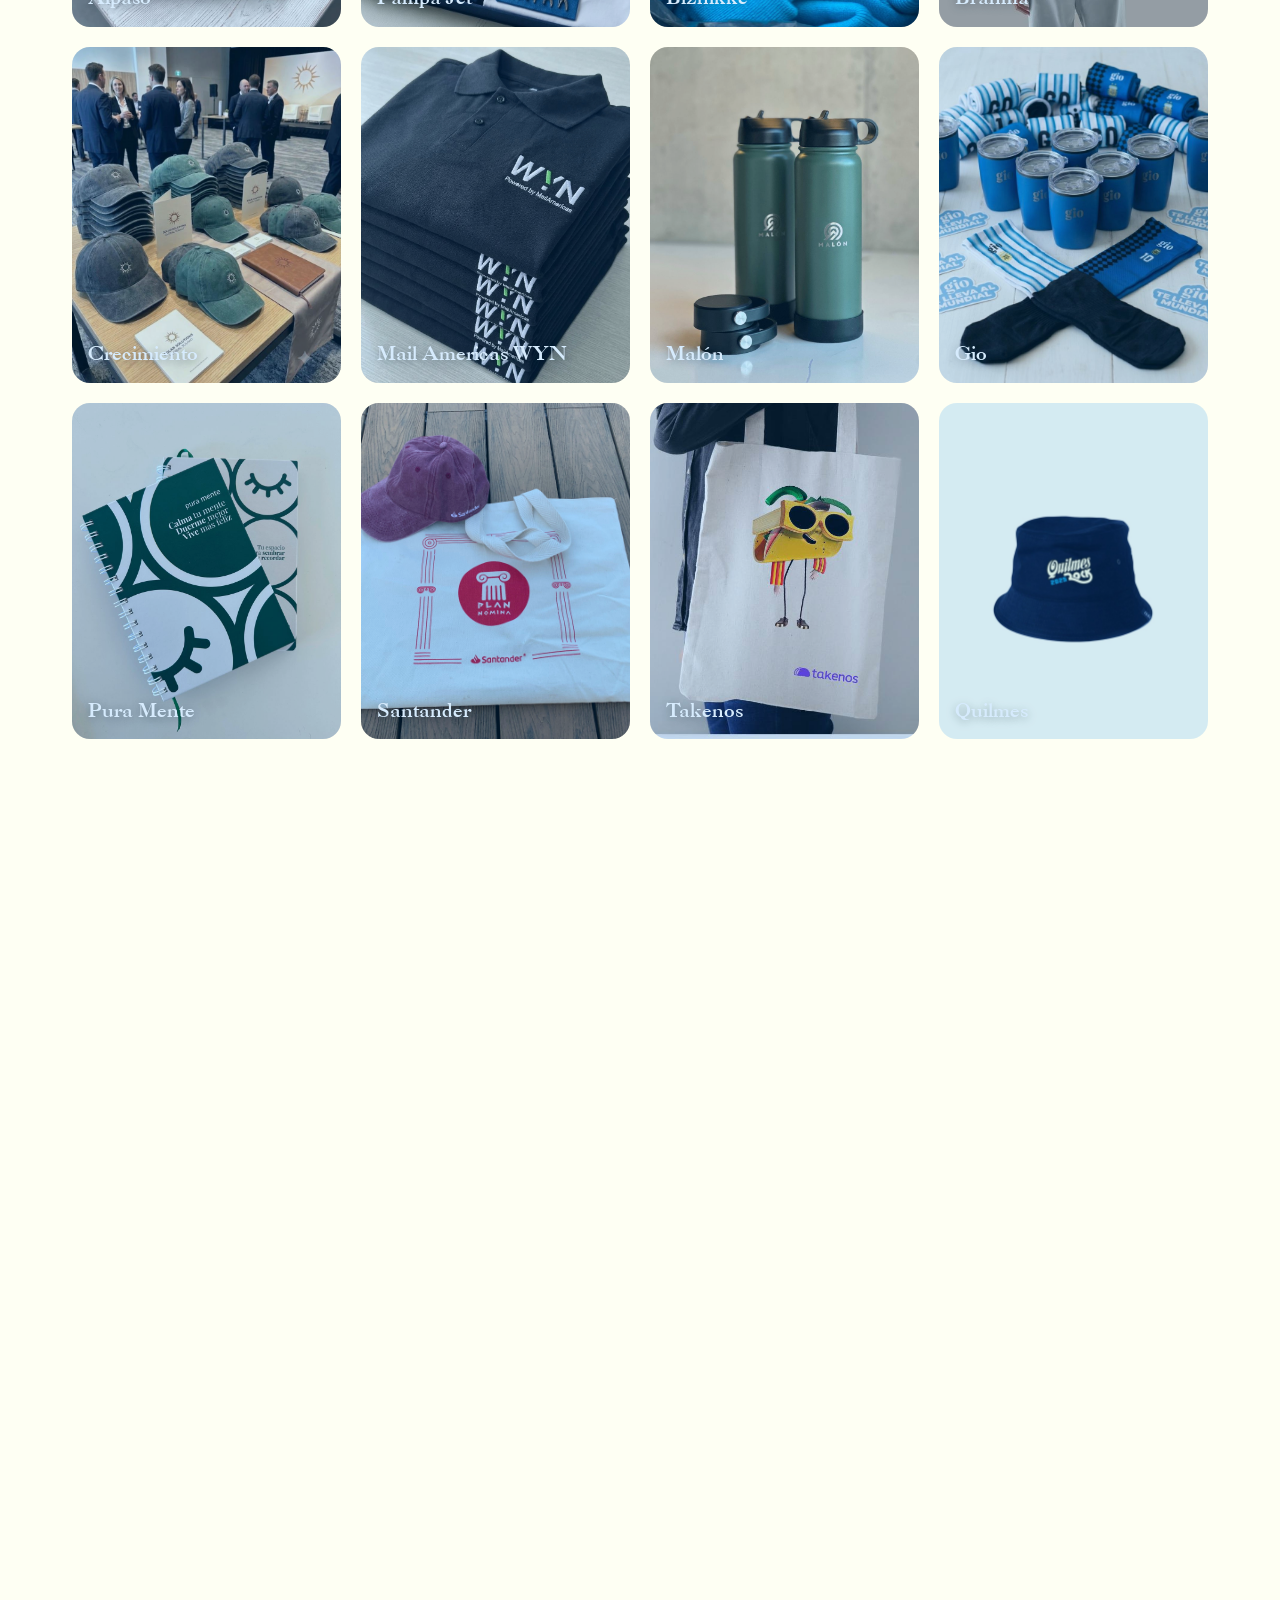
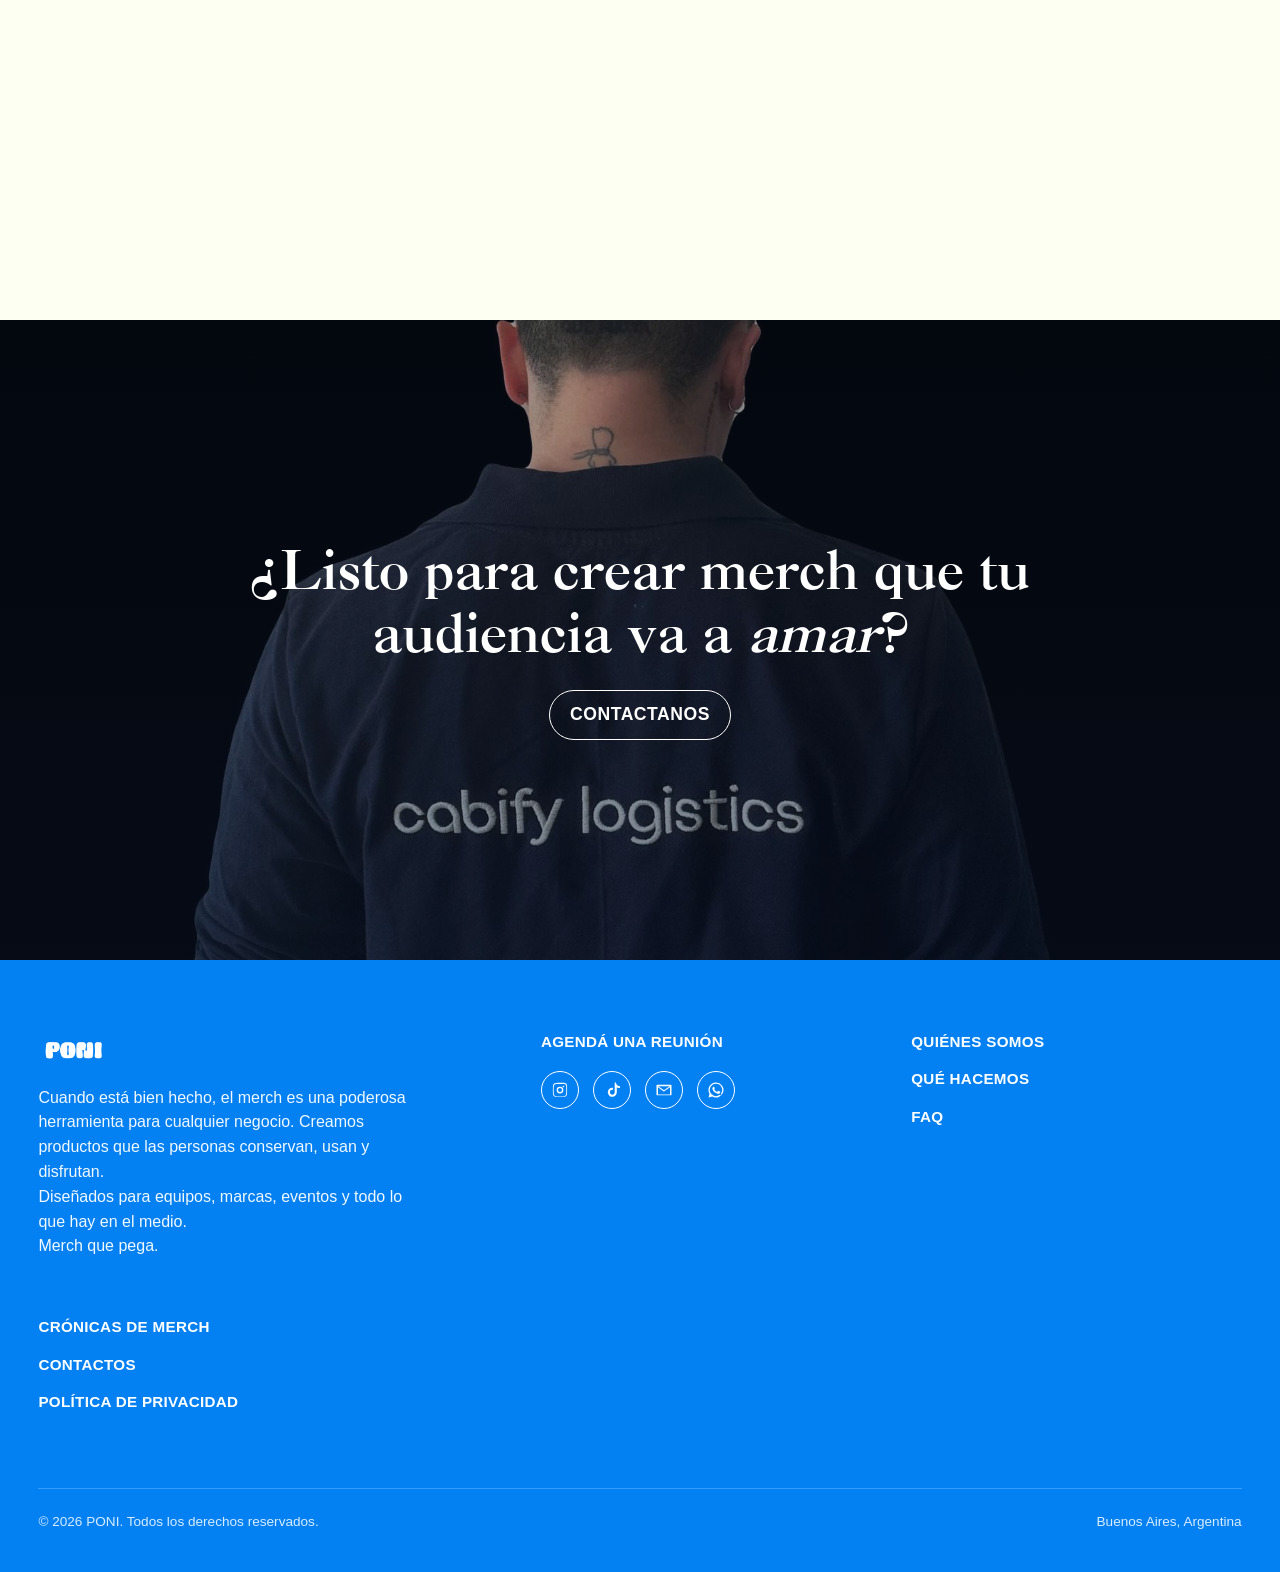
<file: clientes.html>
<!DOCTYPE html>
<html lang="es">
<head>
  <meta charset="UTF-8">
  <meta name="viewport" content="width=device-width, initial-scale=1.0">
  <meta http-equiv="Content-Security-Policy" content="default-src 'self'; style-src 'self' 'unsafe-inline' https://fonts.googleapis.com; font-src 'self' https://fonts.gstatic.com; img-src 'self' data:; script-src 'self'; connect-src 'self'; object-src 'none'; base-uri 'self'; form-action 'self' mailto:; frame-ancestors 'none';">
<meta name="referrer" content="strict-origin-when-cross-origin">
<title>Clientes de PONI | Merch Personalizado para Marcas y Empresas</title>
<meta name="description" content="Mercado Libre, Mastercard, Cabify, Santander y más marcas confían en PONI para su merchandising personalizado. Mirá nuestros trabajos.">  <meta name="description" content="Marcas como Mercado Libre, Mastercard, Santander, Brahma y Stella Artois confian en PONI para su merchandising personalizado.">
  <link rel="preconnect" href="https://fonts.googleapis.com">
  <link rel="preconnect" href="https://fonts.gstatic.com" crossorigin>
  <link href="https://fonts.googleapis.com/css2?family=Baloo+2:wght@600;700;800&family=Playfair+Display:ital,wght@0,500;0,600;0,700;1,600&family=Poppins:wght@400;500;600;700&display=swap" rel="stylesheet">
  <link rel="stylesheet" href="css/style.css">
   <link rel="icon" type="image/png" href="poni-beso.png">
</head>
<body>
  <header class="site-header">
    <div class="wrap">
      <a href="index.html" class="logo"><img src="images/logo-poni.png" alt="PONI"></a>
      <nav class="main-nav">
        <a href="quienes-somos.html">Sobre Nosotros</a>
        <a href="clientes.html" class="active">Clientes</a>
      </nav>
      <a href="agenda.html" class="btn header-cta">Agendá una reunión</a>
      <button class="nav-toggle" aria-label="Abrir menu" onclick="document.querySelector('.main-nav').classList.toggle('open')">
        <span></span><span></span><span></span>
      </button>
    </div>
  </header>


  <section class="banner tall" style="background-image:url('images/cl-hero.jpg')">
    <div class="wrap">
      <h2>Merch que trae resultados reales</h2>
      <p>Hagamos un merch que todos quieran llevarse.</p>
    </div>
  </section>

  <section class="gallery-section">
    <div class="wrap">
      <h2 class="section-title">Merch que peg&oacute;.</h2>
      <div class="gallery-static">
        <figure><img src="images/cl-mastercard.jpg" alt="Mastercard"><figcaption>Mastercard</figcaption></figure>
        <figure><img src="images/cl-pantone.jpg" alt="Mercado Libre"><figcaption>Mercado Libre</figcaption></figure>
        <figure><img src="images/cl-cabify.jpg" alt="Cabify Logistics"><figcaption>Cabify Logistics</figcaption></figure>
        <figure><img src="images/cl-biofarea.jpg" alt="Biobarica"><figcaption>Biobarica</figcaption></figure>
        <figure><img src="images/cl-alpaso.jpg" alt="Alpaso"><figcaption>Alpaso</figcaption></figure>
        <figure><img src="images/cl-pampajet.jpg" alt="Pampa Jet"><figcaption>Pampa Jet</figcaption></figure>
        <figure><img src="images/cl-biznikke.jpg" alt="Biznikke"><figcaption>Biznikke</figcaption></figure>
        <figure><img src="images/cl-brahma.jpg" alt="Brahma"><figcaption>Brahma</figcaption></figure>
        <figure><img src="images/cl-crecimiento.jpg" alt="Evento corporativo"><figcaption>Crecimiento</figcaption></figure>
        <figure><img src="images/cl-wyn.jpg" alt="Mail Americas WYN"><figcaption>Mail Americas WYN</figcaption></figure>
        <figure><img src="images/cl-malon.jpg" alt="Malon"><figcaption>Mal&oacute;n</figcaption></figure>
        <figure><img src="images/cl-gio.jpg" alt="Gio"><figcaption>Gio</figcaption></figure>
        <figure><img src="images/cl-puramente.jpg" alt="Pura Mente"><figcaption>Pura Mente</figcaption></figure>
        <figure><img src="images/santander-kit.jpg" alt="Santander"><figcaption>Santander</figcaption></figure>
        <figure><img src="images/toakenos-taco.jpg" alt="Takenos"><figcaption>Takenos</figcaption></figure>
        <figure><img src="images/quilmes.jpg" alt="Quilmes"><figcaption>Quilmes</figcaption></figure>
      </div>
    </div>
  </section>

  <section class="logo-strip">
    <div class="wrap">
      <h2 class="section-title">Las mejores marcas conf&iacute;an en nosotros</h2>
      <p class="sub">Nos enorgullece colaborar con algunas de las empresas m&aacute;s reconocidas y respetadas de Argentina.</p>
      <div class="logo-wall">
        <span class="chip"><img src="images/logos/mercadolibre.png" alt="Mercado Libre"></span>
        <span class="chip"><img src="images/logos/mastercard.png" alt="Mastercard"></span>
        <span class="chip"><img src="images/logos/renee.png" alt="Ren&eacute;e"></span>
        <span class="chip"><img src="images/logos/draper.png" alt="Draper Startup House"></span>
        <span class="chip"><img src="images/logos/contagram.png" alt="Contagram"></span>
        <span class="chip"><img src="images/logos/pampajet.png" alt="Pampa Jet"></span>
        <span class="chip"><img src="images/logos/biznikke.png" alt="Biznikke"></span>
        <span class="chip"><img src="images/logos/ultra.png" alt="Michelob Ultra"></span>
        <span class="chip"><img src="images/logos/stellaartois.png" alt="Stella Artois"></span>
        <span class="chip"><img src="images/logos/techof.png" alt="Techof"></span>
        <span class="chip"><img src="images/logos/cabify.png" alt="Cabify Logistics"></span>
        <span class="chip"><img src="images/logos/badbitch.png" alt="Badbitch"></span>
        <span class="chip"><img src="images/logos/gio.png" alt="Gio"></span>
        <span class="chip"><img src="images/logos/brahma.png" alt="Brahma"></span>
        <span class="chip"><img src="images/logos/jotiharriague.png" alt="Joti Harriague"></span>
        <span class="chip"><img src="images/logos/globant.png" alt="Globant"></span>
        <span class="chip"><img src="images/logos/geo.png" alt="GEO Global Events Organization"></span>
        <span class="chip"><img src="images/logos/virtus.png" alt="Virtus"></span>
        <span class="chip"><img src="images/logos/santander.png" alt="Santander"></span>
        <span class="chip"><img src="images/logos/malon.png" alt="Mal&oacute;n"></span>
        <span class="chip"><img src="images/logos/alpaso.png" alt="Alpaso"></span>
        <span class="chip"><img src="images/logos/mailamericas.png" alt="Mail Americas"></span>
        <span class="chip"><img src="images/logos/puramente.png" alt="Puramente"></span>
        <span class="chip"><img src="images/logos/solarsolutions.png" alt="Solar Solutions"></span>
      </div>
    </div>
  </section>

  <section class="banner tall" style="background-image:url('images/cl-final.jpg')">
    <div class="wrap">
      <h2>&iquest;Listo para crear merch que tu audiencia va a <em>amar</em>?</h2>
      <a href="que-hacemos.html#contacto" class="btn on-dark">Contactanos</a>
    </div>
  </section>

  <footer class="site-footer">
    <div class="wrap">
      <div class="footer-top">
        <div class="footer-brand">
          <span class="logo"><img src="images/logo-poni.png" alt="PONI"></span>
          <p>Cuando está bien hecho, el merch es una poderosa herramienta para cualquier negocio. Creamos productos que las personas conservan, usan y disfrutan.<br>
          Diseñados para equipos, marcas, eventos y todo lo que hay en el medio.<br>
          Merch que pega.</p>
        </div>
        <div class="footer-col">
          <a href="agenda.html">Agendá una reunión</a>
          <div class="social-row">
            <a href="https://instagram.com/poni.merch" aria-label="Instagram" target="_blank" rel="noopener"><svg viewBox="0 0 24 24"><path d="M12 2.2c3.2 0 3.6 0 4.9.07 1.2.06 2.4.32 3.3 1.2.9.9 1.14 2 1.2 3.3.06 1.3.07 1.7.07 4.9s0 3.6-.07 4.9c-.06 1.2-.3 2.4-1.2 3.3-.9.9-2.1 1.14-3.3 1.2-1.3.06-1.7.07-4.9.07s-3.6 0-4.9-.07c-1.2-.06-2.4-.3-3.3-1.2-.9-.9-1.14-2.1-1.2-3.3C2.5 15.6 2.5 15.2 2.5 12s0-3.6.07-4.9c.06-1.2.3-2.4 1.2-3.3.9-.9 2.1-1.14 3.3-1.2C8.4 2.2 8.8 2.2 12 2.2zm0 1.8c-3.14 0-3.5 0-4.75.07-1 .05-1.9.25-2.6.96-.7.7-.9 1.6-.96 2.6C3.6 8.5 3.6 8.86 3.6 12s0 3.5.07 4.75c.05 1 .25 1.9.96 2.6.7.7 1.6.9 2.6.96 1.25.06 1.6.07 4.75.07s3.5 0 4.75-.07c1-.05 1.9-.25 2.6-.96.7-.7.9-1.6.96-2.6.06-1.25.07-1.6.07-4.75s0-3.5-.07-4.75c-.05-1-.25-1.9-.96-2.6-.7-.7-1.6-.9-2.6-.96C15.5 4 15.14 4 12 4zm0 3.5a4.5 4.5 0 110 9 4.5 4.5 0 010-9zm0 1.8a2.7 2.7 0 100 5.4 2.7 2.7 0 000-5.4zm5.6-2a1.05 1.05 0 11-2.1 0 1.05 1.05 0 012.1 0z"/></svg></a>
            <a href=https://www.tiktok.com/@poni.merch" aria-label="TikTok" target="_blank" rel="noopener"><svg viewBox="0 0 24 24"><path d="M14.5 2h2.6c.15 1.4.8 2.6 1.9 3.5 1 .8 2.2 1.2 3.5 1.2v2.7c-1.5 0-2.9-.4-4.1-1.2v6.9c0 3.3-2.7 6-6 6-1.3 0-2.6-.4-3.6-1.2a6 6 0 01-2.4-4.8c0-3.3 2.7-6 6-6 .3 0 .6 0 .9.06v2.8a3.3 3.3 0 00-.9-.13 3.2 3.2 0 100 6.4c1.8 0 3.2-1.4 3.2-3.2V2z"/></svg></a>
            <a href="mailto:clara@mundoponi.com" aria-label="Email"><svg viewBox="0 0 24 24"><path d="M3 5h18a1 1 0 011 1v12a1 1 0 01-1 1H3a1 1 0 01-1-1V6a1 1 0 011-1zm1.4 2L12 12.3 19.6 7H4.4zM4 8.4V18h16V8.4l-7.6 5.4a1 1 0 01-1.2 0L4 8.4z"/></svg></a>
            <a href="https://wa.me/5491173352341?text=Hola%21%20Te%20escribo%20desde%20la%20web.%20Quería%20pedir%20un%20presupuesto%20de%20merch%20%3A%29" aria-label="WhatsApp" target="_blank" rel="noopener"><svg viewBox="0 0 24 24"><path d="M12 2a10 10 0 00-8.6 15.1L2 22l5-1.3A10 10 0 1012 2zm0 1.8a8.2 8.2 0 016.9 12.6l-.2.4.6 2.3-2.3-.6-.4.2A8.2 8.2 0 1112 3.8zm-3.2 4c-.2 0-.5 0-.7.3-.2.3-.9.8-.9 2s.9 2.4 1 2.5c.1.2 1.8 2.8 4.4 3.8 2.2.9 2.6.7 3.1.6.5 0 1.6-.6 1.8-1.3.2-.6.2-1.2.2-1.3-.1-.1-.3-.2-.6-.3l-1.8-.9c-.2-.1-.4-.1-.6.1l-.8 1c-.2.2-.3.2-.6.1-.3-.1-1.2-.4-2.2-1.4-.8-.7-1.4-1.6-1.5-1.9-.2-.3 0-.4.1-.6l.5-.6c.2-.2.2-.4.1-.6L9.6 8c-.2-.4-.4-.4-.6-.4h-.2z"/></svg></a>
          </div>
        </div>
        <div class="footer-col">
          <a href="quienes-somos.html">Quiénes somos</a>
          <a href="que-hacemos.html">Qué hacemos</a>
          <a href="que-hacemos.html#faq">FAQ</a>
        </div>
        <div class="footer-col">
          <a href="cronicas.html">Crónicas de merch</a>
          <a href="que-hacemos.html#contacto">Contactos</a>
          <a href="politica-privacidad.html">Política de privacidad</a>
        </div>
      </div>
      <div class="footer-bottom">
        <span>&copy; <span id="year"></span> PONI. Todos los derechos reservados.</span>
        <span>Buenos Aires, Argentina</span>
      </div>
    </div>
  </footer>
  <script src="js/main.js"></script>

   <a href="https://wa.me/5491173352341?text=Hola!%20Te%20escribo%20desde%20la%20web.%20Quer%C3%ADa%20pedir%20un%20presupuesto%20de%20merch%20%3A)" class="whatsapp-float" target="_blank" aria-label="Escribinos por WhatsApp">
  <img src="images/whatsapp-icon.png" alt="WhatsApp">
</a>

</body>
</html>
</file>
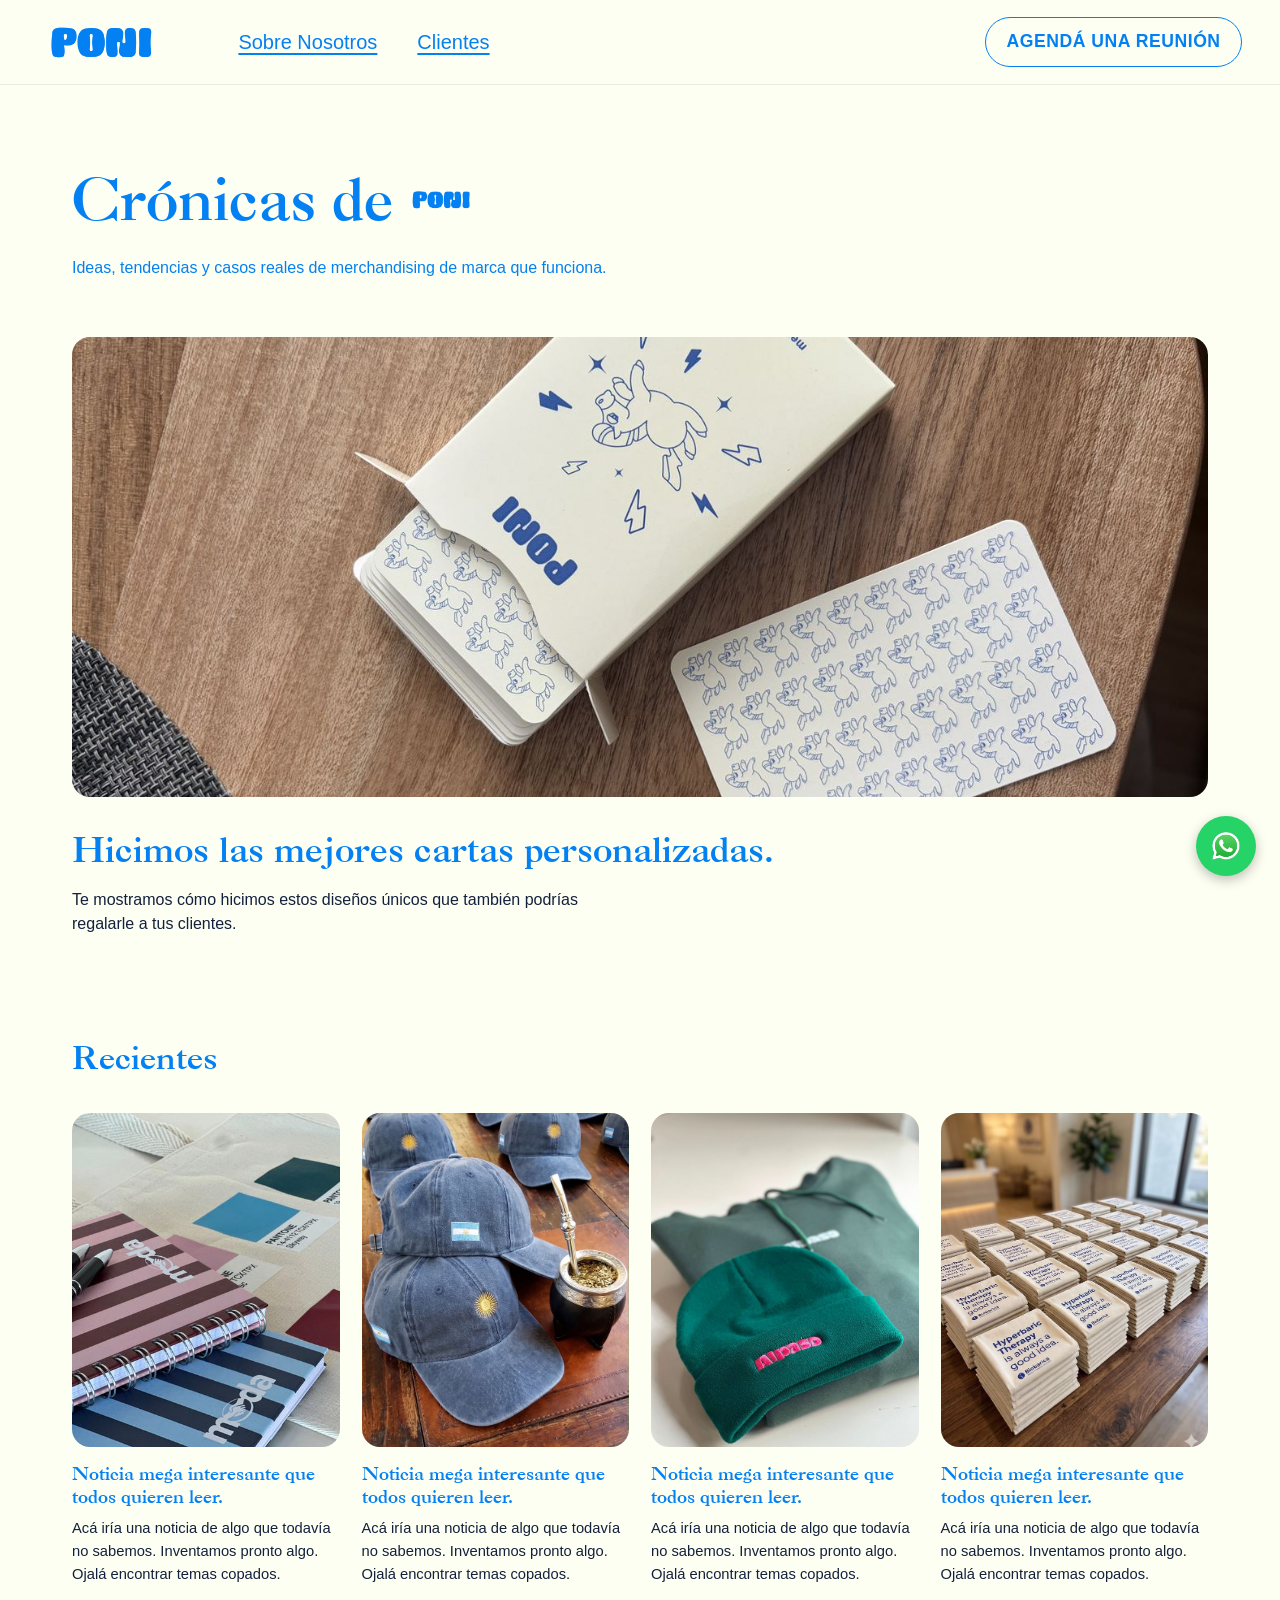
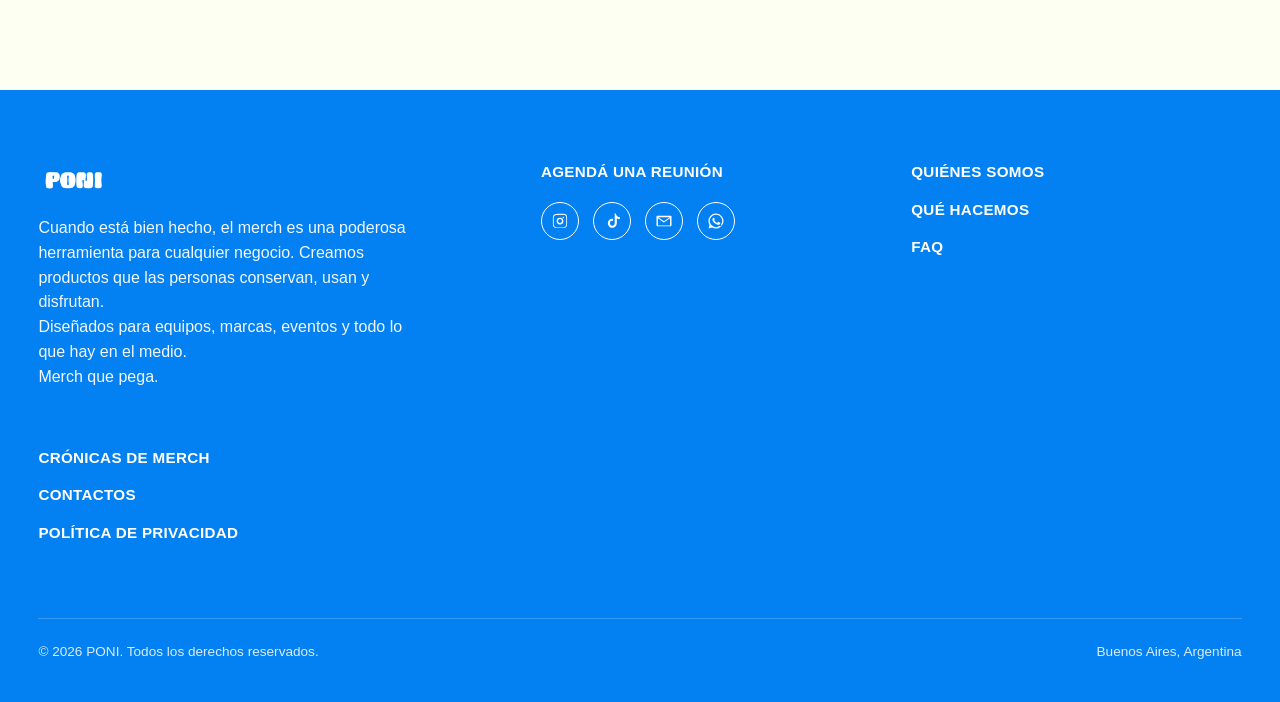
<file: cronicas.html>
<!DOCTYPE html>
<html lang="es">
<head>
  <meta charset="UTF-8">
  <meta name="viewport" content="width=device-width, initial-scale=1.0">
  <meta http-equiv="Content-Security-Policy" content="default-src 'self'; style-src 'self' 'unsafe-inline' https://fonts.googleapis.com; font-src 'self' https://fonts.gstatic.com; img-src 'self' data:; script-src 'self'; connect-src 'self'; object-src 'none'; base-uri 'self'; form-action 'self' mailto:; frame-ancestors 'none';">
<meta name="referrer" content="strict-origin-when-cross-origin">
  <title>Crónicas de PONI — Blog de merchandising</title>
  <meta name="description" content="Ideas, tendencias y casos reales de merchandising de marca que funciona, por el equipo de PONI.">
  <link rel="preconnect" href="https://fonts.googleapis.com">
  <link rel="preconnect" href="https://fonts.gstatic.com" crossorigin>
  <link href="https://fonts.googleapis.com/css2?family=Baloo+2:wght@600;700;800&family=Playfair+Display:ital,wght@0,500;0,600;0,700;1,600&family=Poppins:wght@400;500;600;700&display=swap" rel="stylesheet">
  <link rel="stylesheet" href="css/style.css">
  <link rel="icon" type="image/png" href="poni-beso.png">
</head>
<body>
  <header class="site-header">
    <div class="wrap">
      <a href="index.html" class="logo"><img src="images/logo-poni.png" alt="PONI"></a>
      <nav class="main-nav">
        <a href="quienes-somos.html">Sobre Nosotros</a>
        <a href="clientes.html">Clientes</a>
      </nav>
      <a href="agenda.html" class="btn header-cta">Agendá una reunión</a>
      <button class="nav-toggle" aria-label="Abrir menu" onclick="document.querySelector('.main-nav').classList.toggle('open')">
        <span></span><span></span><span></span>
      </button>
    </div>
  </header>


  <section class="blog-hero">
    <div class="wrap">
      <h1>Cr&oacute;nicas de <img src="images/logo-poni.png" alt="PONI" style="height:0.72em;vertical-align:-0.08em;display:inline-block;"></h1>
      <p>Ideas, tendencias y casos reales de merchandising de marca que funciona.</p>
    </div>
  </section>

  <section class="blog-feature">
    <div class="wrap">
      <img src="images/cronicas-hero.jpg" alt="Cartas personalizadas PONI sobre madera">
      <h2>Hicimos las mejores cartas personalizadas.</h2>
      <p class="lead">Te mostramos c&oacute;mo hicimos estos dise&ntilde;os &uacute;nicos que tambi&eacute;n podr&iacute;as regalarle a tus clientes.</p>
    </div>
  </section>

  <section class="blog-list">
    <div class="wrap">
      <h2>Recientes</h2>
      <div class="post-grid">
        <article class="post-card">
          <img src="images/cronicas-1.jpg" alt="Notas de prensa PONI">
          <h3>Noticia mega interesante que todos quieren leer.</h3>
          <p>Ac&aacute; ir&iacute;a una noticia de algo que todav&iacute;a no sabemos. Inventamos pronto algo. Ojal&aacute; encontrar temas copados.</p>
        </article>
        <article class="post-card">
          <img src="images/cronicas-2.jpg" alt="Gorras personalizadas">
          <h3>Noticia mega interesante que todos quieren leer.</h3>
          <p>Ac&aacute; ir&iacute;a una noticia de algo que todav&iacute;a no sabemos. Inventamos pronto algo. Ojal&aacute; encontrar temas copados.</p>
        </article>
        <article class="post-card">
          <img src="images/cronicas-3.jpg" alt="Beanie personalizado">
          <h3>Noticia mega interesante que todos quieren leer.</h3>
          <p>Ac&aacute; ir&iacute;a una noticia de algo que todav&iacute;a no sabemos. Inventamos pronto algo. Ojal&aacute; encontrar temas copados.</p>
        </article>
        <article class="post-card">
          <img src="images/cronicas-4.jpg" alt="Tote bags personalizadas">
          <h3>Noticia mega interesante que todos quieren leer.</h3>
          <p>Ac&aacute; ir&iacute;a una noticia de algo que todav&iacute;a no sabemos. Inventamos pronto algo. Ojal&aacute; encontrar temas copados.</p>
        </article>
      </div>
    </div>
  </section>

  <footer class="site-footer">
    <div class="wrap">
      <div class="footer-top">
        <div class="footer-brand">
          <span class="logo"><img src="images/logo-poni.png" alt="PONI"></span>
          <p>Cuando está bien hecho, el merch es una poderosa herramienta para cualquier negocio. Creamos productos que las personas conservan, usan y disfrutan.<br>
          Diseñados para equipos, marcas, eventos y todo lo que hay en el medio.<br>
          Merch que pega.</p>
        </div>
        <div class="footer-col">
          <a href="agenda.html">Agendá una reunión</a>
          <div class="social-row">
            <a href="https://instagram.com/poni.merch" aria-label="Instagram" target="_blank" rel="noopener"><svg viewBox="0 0 24 24"><path d="M12 2.2c3.2 0 3.6 0 4.9.07 1.2.06 2.4.32 3.3 1.2.9.9 1.14 2 1.2 3.3.06 1.3.07 1.7.07 4.9s0 3.6-.07 4.9c-.06 1.2-.3 2.4-1.2 3.3-.9.9-2.1 1.14-3.3 1.2-1.3.06-1.7.07-4.9.07s-3.6 0-4.9-.07c-1.2-.06-2.4-.3-3.3-1.2-.9-.9-1.14-2.1-1.2-3.3C2.5 15.6 2.5 15.2 2.5 12s0-3.6.07-4.9c.06-1.2.3-2.4 1.2-3.3.9-.9 2.1-1.14 3.3-1.2C8.4 2.2 8.8 2.2 12 2.2zm0 1.8c-3.14 0-3.5 0-4.75.07-1 .05-1.9.25-2.6.96-.7.7-.9 1.6-.96 2.6C3.6 8.5 3.6 8.86 3.6 12s0 3.5.07 4.75c.05 1 .25 1.9.96 2.6.7.7 1.6.9 2.6.96 1.25.06 1.6.07 4.75.07s3.5 0 4.75-.07c1-.05 1.9-.25 2.6-.96.7-.7.9-1.6.96-2.6.06-1.25.07-1.6.07-4.75s0-3.5-.07-4.75c-.05-1-.25-1.9-.96-2.6-.7-.7-1.6-.9-2.6-.96C15.5 4 15.14 4 12 4zm0 3.5a4.5 4.5 0 110 9 4.5 4.5 0 010-9zm0 1.8a2.7 2.7 0 100 5.4 2.7 2.7 0 000-5.4zm5.6-2a1.05 1.05 0 11-2.1 0 1.05 1.05 0 012.1 0z"/></svg></a>
            <a href="https://www.tiktok.com/@poni.merch" aria-label="TikTok" target="_blank" rel="noopener"><svg viewBox="0 0 24 24"><path d="M14.5 2h2.6c.15 1.4.8 2.6 1.9 3.5 1 .8 2.2 1.2 3.5 1.2v2.7c-1.5 0-2.9-.4-4.1-1.2v6.9c0 3.3-2.7 6-6 6-1.3 0-2.6-.4-3.6-1.2a6 6 0 01-2.4-4.8c0-3.3 2.7-6 6-6 .3 0 .6 0 .9.06v2.8a3.3 3.3 0 00-.9-.13 3.2 3.2 0 100 6.4c1.8 0 3.2-1.4 3.2-3.2V2z"/></svg></a>
            <a href="mailto:clara@mundoponi.com" aria-label="Email"><svg viewBox="0 0 24 24"><path d="M3 5h18a1 1 0 011 1v12a1 1 0 01-1 1H3a1 1 0 01-1-1V6a1 1 0 011-1zm1.4 2L12 12.3 19.6 7H4.4zM4 8.4V18h16V8.4l-7.6 5.4a1 1 0 01-1.2 0L4 8.4z"/></svg></a>
            <a href="https://wa.me/5491173352341?text=Hola%21%20Te%20escribo%20desde%20la%20web.%20Quería%20pedir%20un%20presupuesto%20de%20merch%20%3A%29" aria-label="WhatsApp" target="_blank" rel="noopener"><svg viewBox="0 0 24 24"><path d="M12 2a10 10 0 00-8.6 15.1L2 22l5-1.3A10 10 0 1012 2zm0 1.8a8.2 8.2 0 016.9 12.6l-.2.4.6 2.3-2.3-.6-.4.2A8.2 8.2 0 1112 3.8zm-3.2 4c-.2 0-.5 0-.7.3-.2.3-.9.8-.9 2s.9 2.4 1 2.5c.1.2 1.8 2.8 4.4 3.8 2.2.9 2.6.7 3.1.6.5 0 1.6-.6 1.8-1.3.2-.6.2-1.2.2-1.3-.1-.1-.3-.2-.6-.3l-1.8-.9c-.2-.1-.4-.1-.6.1l-.8 1c-.2.2-.3.2-.6.1-.3-.1-1.2-.4-2.2-1.4-.8-.7-1.4-1.6-1.5-1.9-.2-.3 0-.4.1-.6l.5-.6c.2-.2.2-.4.1-.6L9.6 8c-.2-.4-.4-.4-.6-.4h-.2z"/></svg></a>
          </div>
        </div>
        <div class="footer-col">
          <a href="quienes-somos.html">Quiénes somos</a>
          <a href="que-hacemos.html">Qué hacemos</a>
          <a href="que-hacemos.html#faq">FAQ</a>
        </div>
        <div class="footer-col">
          <a href="cronicas.html">Crónicas de merch</a>
          <a href="que-hacemos.html#contacto">Contactos</a>
          <a href="politica-privacidad.html">Política de privacidad</a>
        </div>
      </div>
      <div class="footer-bottom">
        <span>&copy; <span id="year"></span> PONI. Todos los derechos reservados.</span>
        <span>Buenos Aires, Argentina</span>
      </div>
    </div>
  </footer>
  <script src="js/main.js"></script>

   <a href="https://wa.me/5491173352341?text=Hola!%20Te%20escribo%20desde%20la%20web.%20Quer%C3%ADa%20pedir%20un%20presupuesto%20de%20merch%20%3A)" class="whatsapp-float" target="_blank" aria-label="Escribinos por WhatsApp">
  <img src="images/whatsapp-icon.png" alt="WhatsApp">
</a>

</body>
</html>
</file>
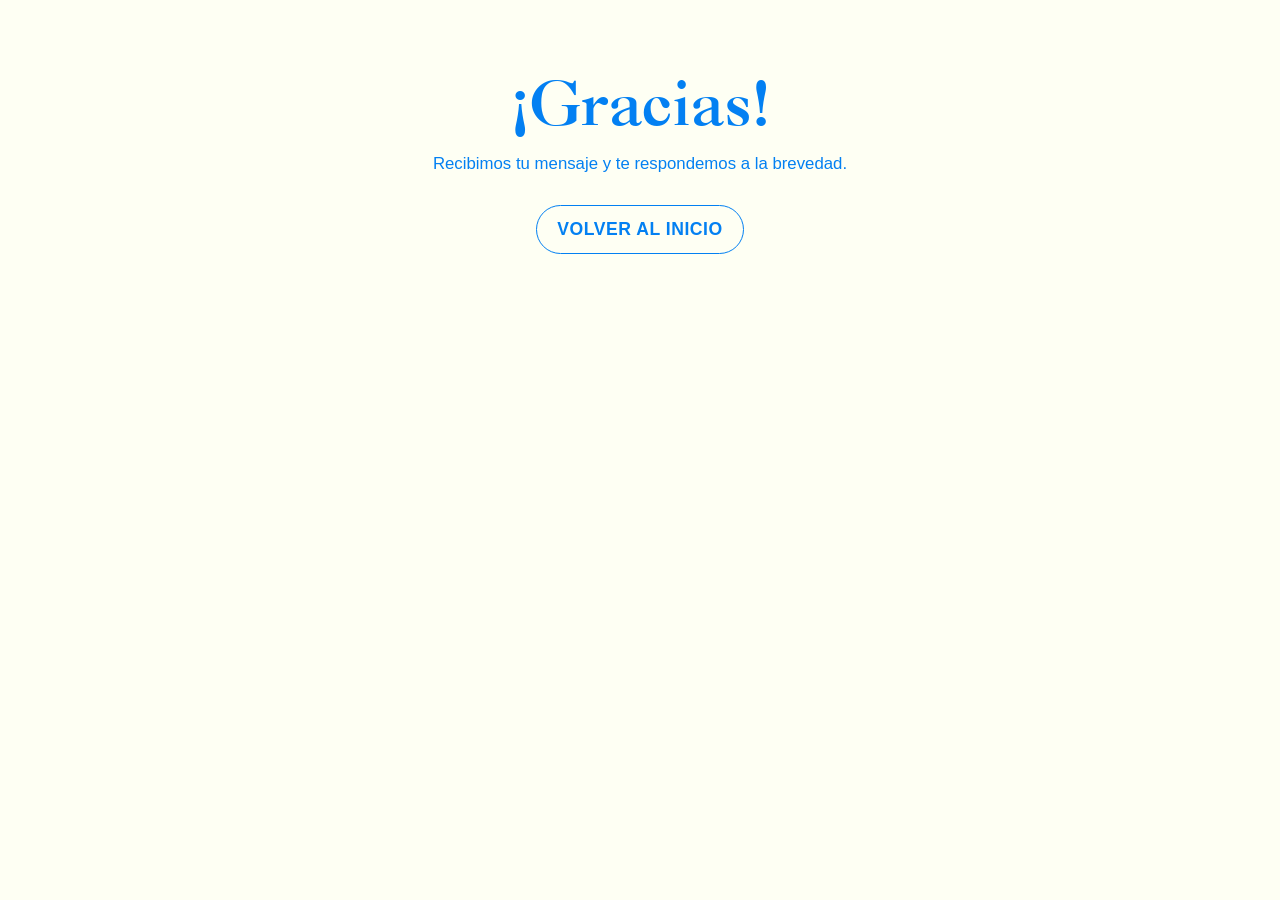
<file: gracias.html>
<!DOCTYPE html>
<html lang="es">
<head>
  <meta charset="UTF-8">
  <meta name="viewport" content="width=device-width, initial-scale=1.0">
<title>Gracias | PONI</title>
  <link rel="stylesheet" href="css/style.css">
</head>
<body>
  <section class="page-hero">
    <div class="wrap center">
      <h1 style="max-width:none">¡Gracias!</h1>
      <p class="eyebrow-line" style="margin-left:auto;margin-right:auto">Recibimos tu mensaje y te respondemos a la brevedad.</p>
      <p style="margin-top:28px"><a href="index.html" class="btn">Volver al inicio</a></p>
    </div>
  </section>
</body>
</html>
</file>
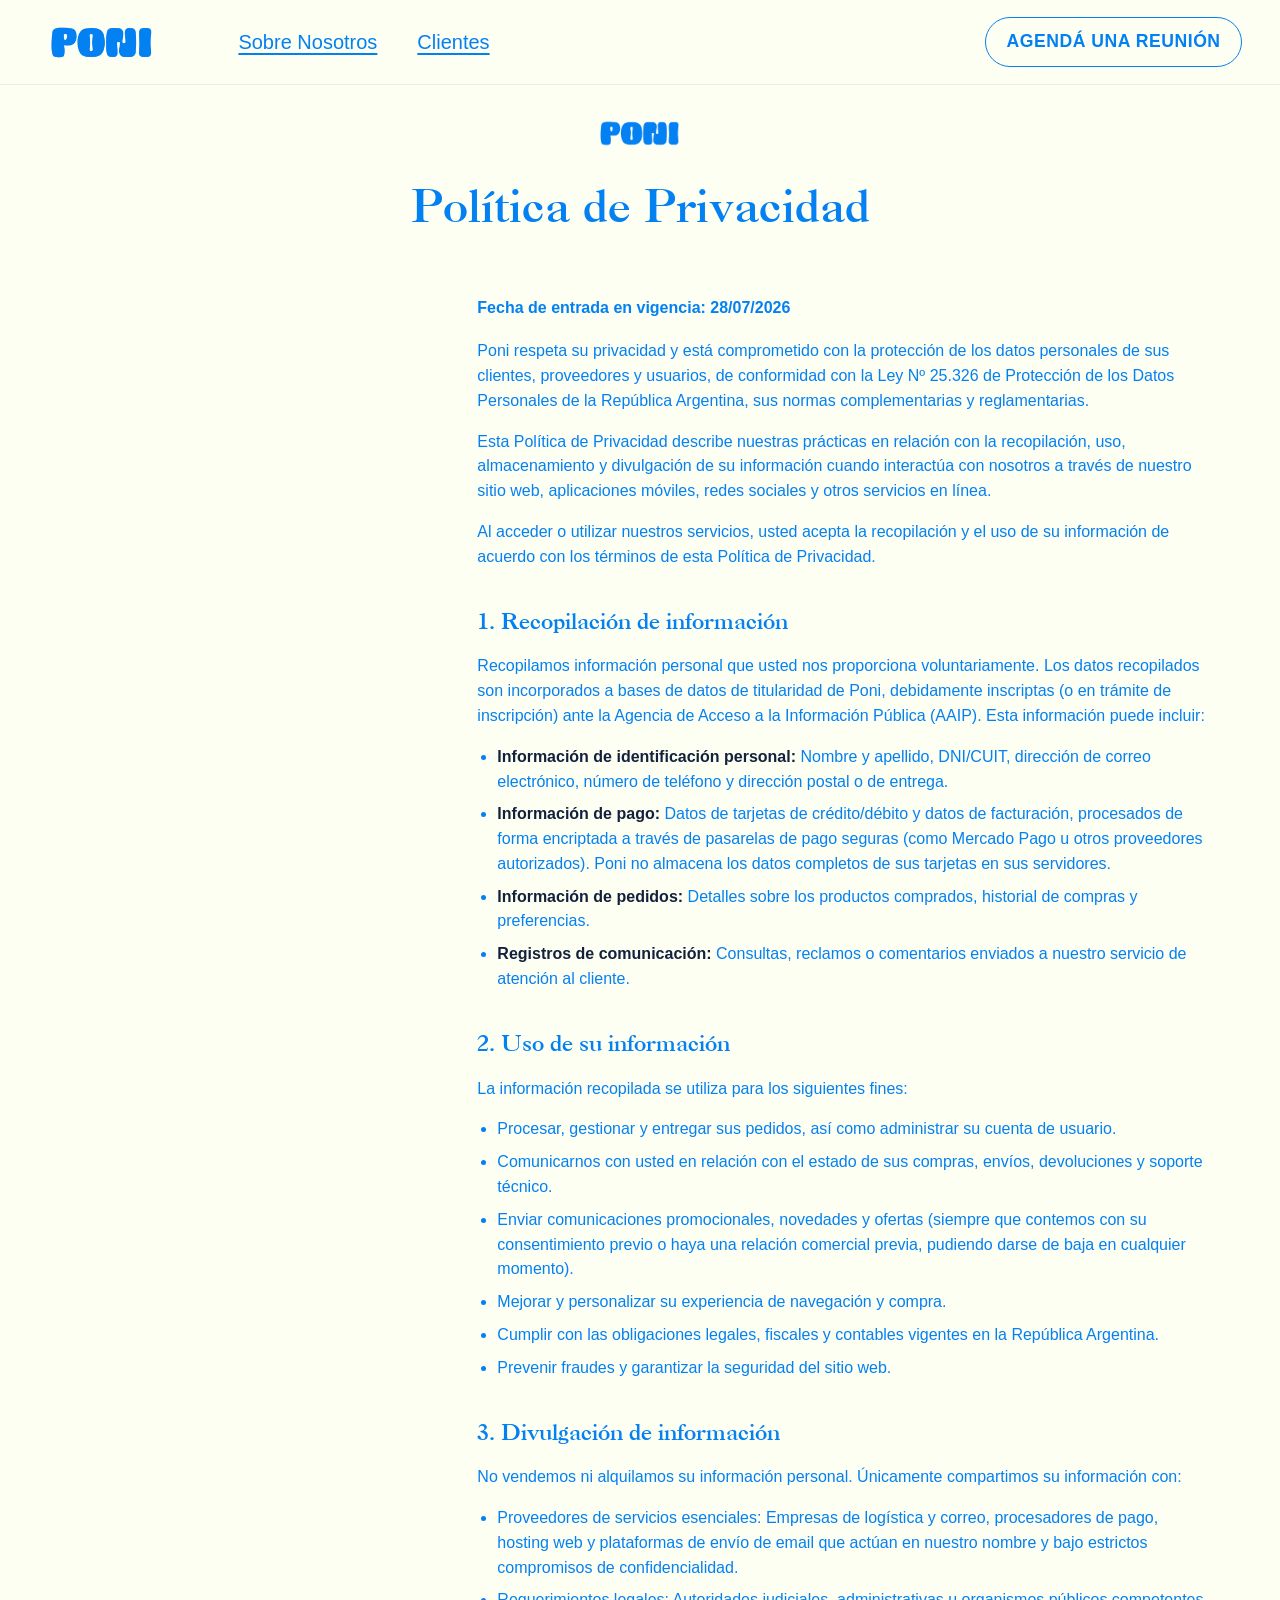
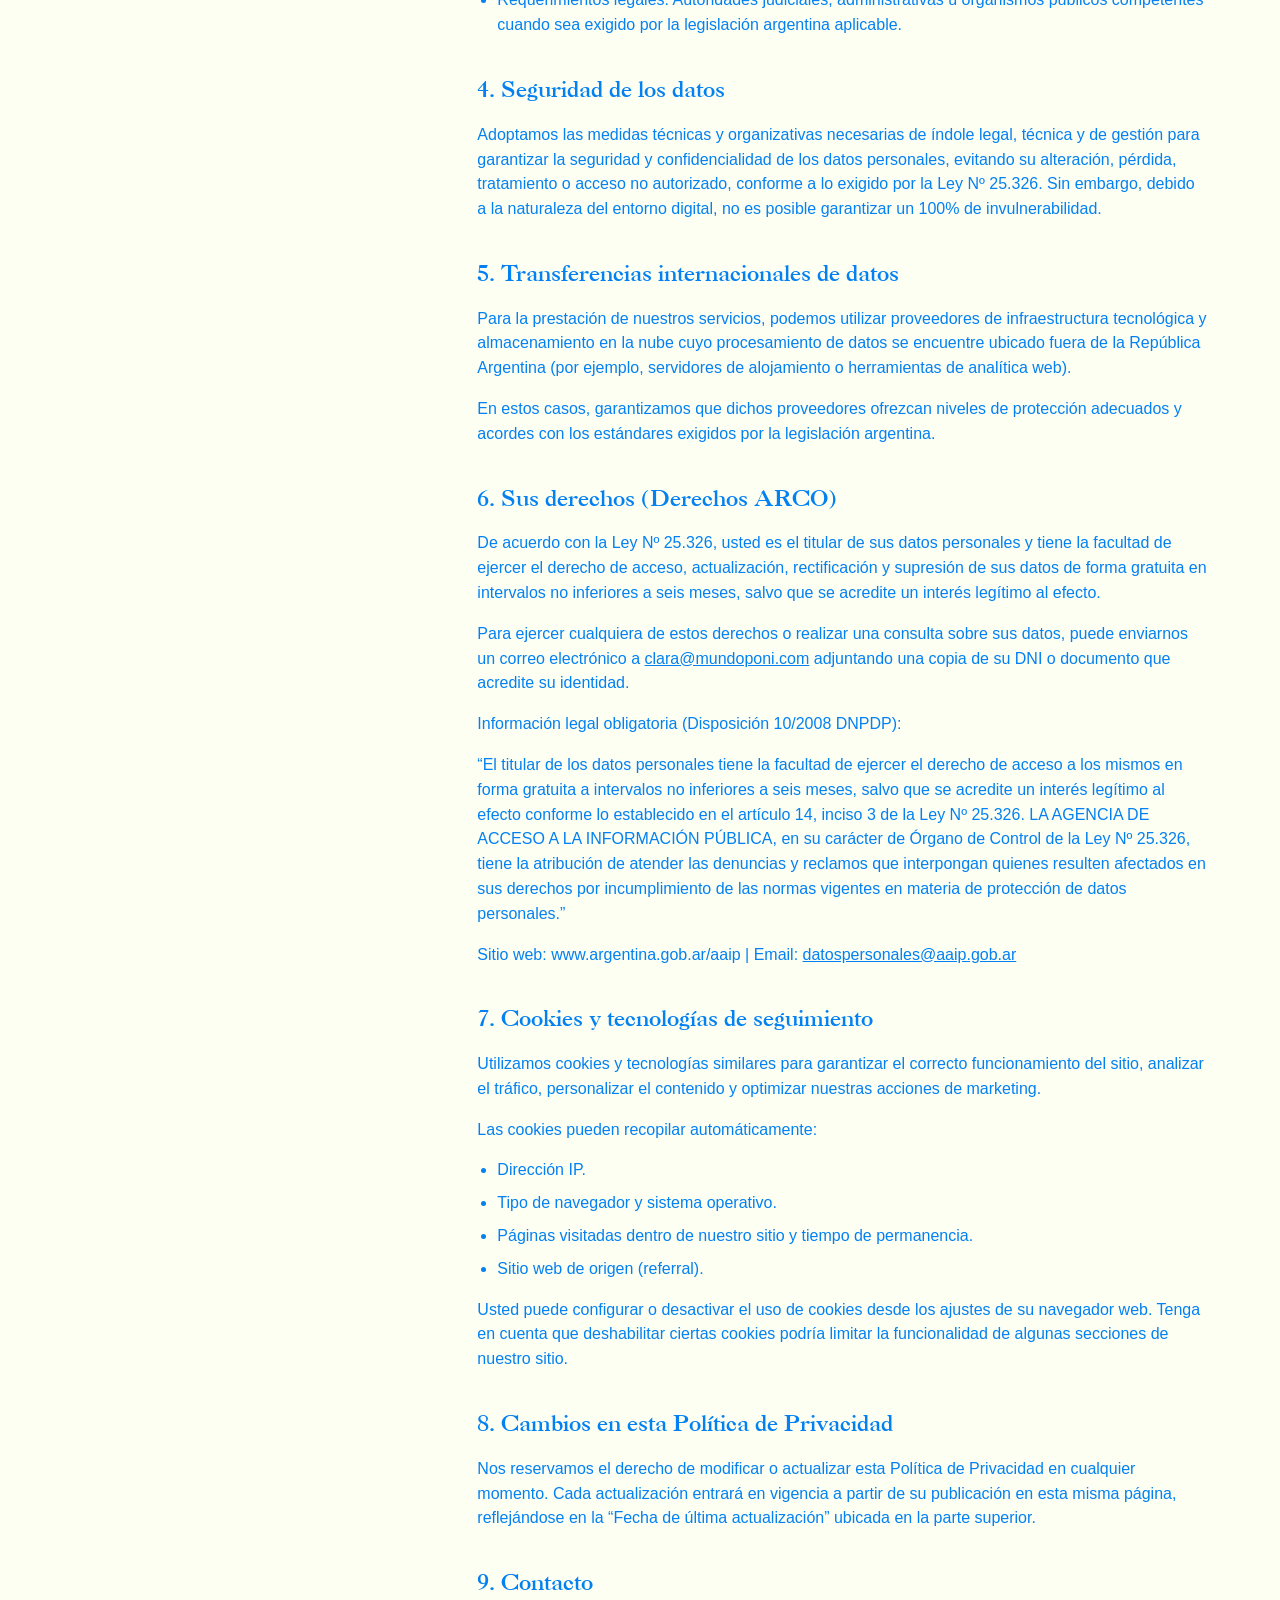
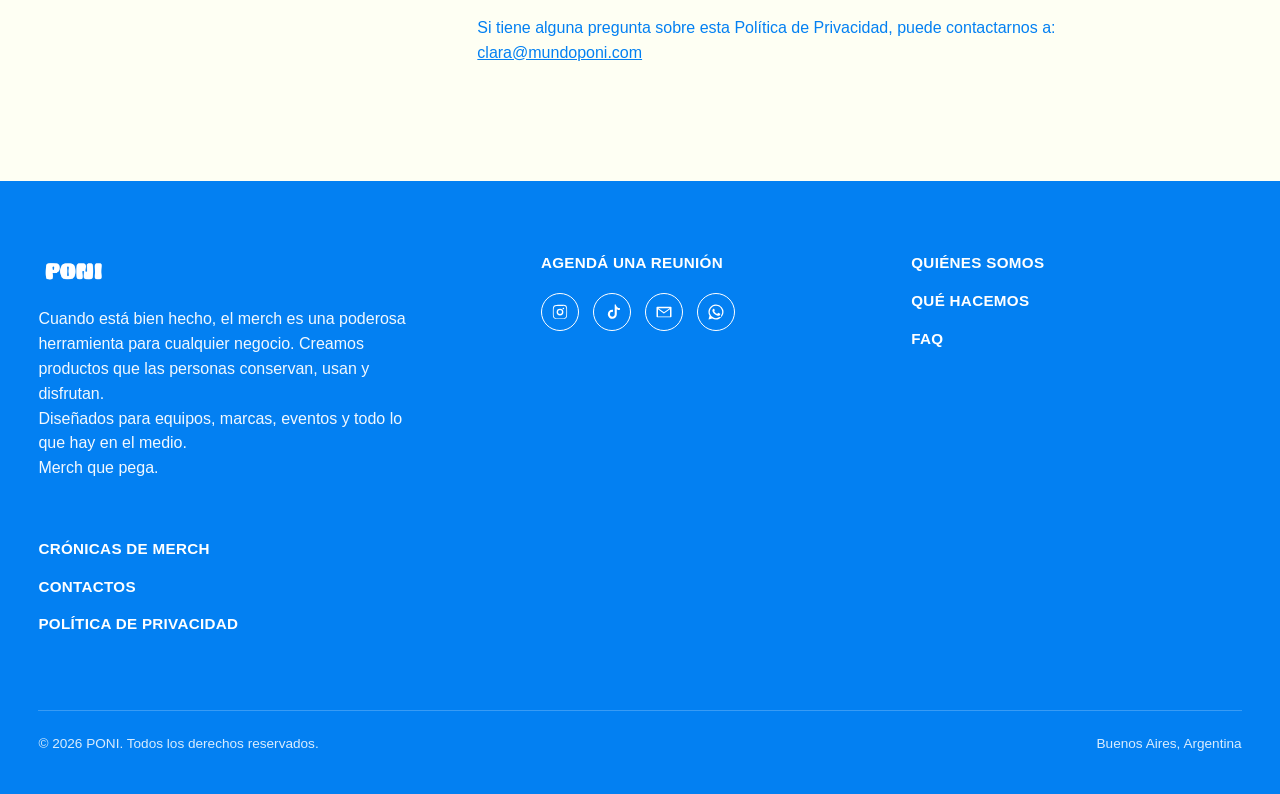
<file: politica-privacidad.html>
<!DOCTYPE html>
<html lang="es">
<head>
  <meta charset="UTF-8">
  <meta name="viewport" content="width=device-width, initial-scale=1.0">
  <meta http-equiv="Content-Security-Policy" content="default-src 'self'; style-src 'self' 'unsafe-inline' https://fonts.googleapis.com; font-src 'self' https://fonts.gstatic.com; img-src 'self' data:; script-src 'self'; connect-src 'self'; object-src 'none'; base-uri 'self'; form-action 'self' mailto:; frame-ancestors 'none';">
<meta name="referrer" content="strict-origin-when-cross-origin">
<title>Política de Privacidad | PONI</title>
  <meta name="description" content="Política de privacidad de PONI: como recopilamos, usamos y protegemos tus datos personales, conforme a la Ley 25.326.">
  <link rel="preconnect" href="https://fonts.googleapis.com">
  <link rel="preconnect" href="https://fonts.gstatic.com" crossorigin>
  <link href="https://fonts.googleapis.com/css2?family=Baloo+2:wght@600;700;800&family=Playfair+Display:ital,wght@0,500;0,600;0,700;1,600&family=Poppins:wght@400;500;600;700&display=swap" rel="stylesheet">
  <link rel="stylesheet" href="css/style.css">
  <link rel="icon" type="image/png" href="poni-beso.png">
</head>
<body>
  <header class="site-header">
    <div class="wrap">
      <a href="index.html" class="logo"><img src="images/logo-poni.png" alt="PONI"></a>
      <nav class="main-nav">
        <a href="quienes-somos.html">Sobre Nosotros</a>
        <a href="clientes.html">Clientes</a>
      </nav>
      <a href="agenda.html" class="btn header-cta">Agendá una reunión</a>
      <button class="nav-toggle" aria-label="Abrir menu" onclick="document.querySelector('.main-nav').classList.toggle('open')">
        <span></span><span></span><span></span>
      </button>
    </div>
  </header>


  <section class="legal">
    <div class="wrap">
      <img class="logo-img" src="images/logo-poni.png" alt="PONI">
      <h1>Pol&iacute;tica de Privacidad</h1>
      <div class="legal-grid">
        <div></div>
        <div class="legal-body">
          <p class="effective-date">Fecha de entrada en vigencia: 28/07/2026</p>
          <p>Poni respeta su privacidad y est&aacute; comprometido con la protecci&oacute;n de los datos personales de sus clientes, proveedores y usuarios, de conformidad con la Ley N&ordm; 25.326 de Protecci&oacute;n de los Datos Personales de la Rep&uacute;blica Argentina, sus normas complementarias y reglamentarias.</p>
          <p>Esta Pol&iacute;tica de Privacidad describe nuestras pr&aacute;cticas en relaci&oacute;n con la recopilaci&oacute;n, uso, almacenamiento y divulgaci&oacute;n de su informaci&oacute;n cuando interact&uacute;a con nosotros a trav&eacute;s de nuestro sitio web, aplicaciones m&oacute;viles, redes sociales y otros servicios en l&iacute;nea.</p>
          <p>Al acceder o utilizar nuestros servicios, usted acepta la recopilaci&oacute;n y el uso de su informaci&oacute;n de acuerdo con los t&eacute;rminos de esta Pol&iacute;tica de Privacidad.</p>

          <h2>1. Recopilaci&oacute;n de informaci&oacute;n</h2>
          <p>Recopilamos informaci&oacute;n personal que usted nos proporciona voluntariamente. Los datos recopilados son incorporados a bases de datos de titularidad de Poni, debidamente inscriptas (o en tr&aacute;mite de inscripci&oacute;n) ante la Agencia de Acceso a la Informaci&oacute;n P&uacute;blica (AAIP). Esta informaci&oacute;n puede incluir:</p>
          <ul>
            <li><strong>Informaci&oacute;n de identificaci&oacute;n personal:</strong> Nombre y apellido, DNI/CUIT, direcci&oacute;n de correo electr&oacute;nico, n&uacute;mero de tel&eacute;fono y direcci&oacute;n postal o de entrega.</li>
            <li><strong>Informaci&oacute;n de pago:</strong> Datos de tarjetas de cr&eacute;dito/d&eacute;bito y datos de facturaci&oacute;n, procesados de forma encriptada a trav&eacute;s de pasarelas de pago seguras (como Mercado Pago u otros proveedores autorizados). Poni no almacena los datos completos de sus tarjetas en sus servidores.</li>
            <li><strong>Informaci&oacute;n de pedidos:</strong> Detalles sobre los productos comprados, historial de compras y preferencias.</li>
            <li><strong>Registros de comunicaci&oacute;n:</strong> Consultas, reclamos o comentarios enviados a nuestro servicio de atenci&oacute;n al cliente.</li>
          </ul>

          <h2>2. Uso de su informaci&oacute;n</h2>
          <p>La informaci&oacute;n recopilada se utiliza para los siguientes fines:</p>
          <ul>
            <li>Procesar, gestionar y entregar sus pedidos, as&iacute; como administrar su cuenta de usuario.</li>
            <li>Comunicarnos con usted en relaci&oacute;n con el estado de sus compras, env&iacute;os, devoluciones y soporte t&eacute;cnico.</li>
            <li>Enviar comunicaciones promocionales, novedades y ofertas (siempre que contemos con su consentimiento previo o haya una relaci&oacute;n comercial previa, pudiendo darse de baja en cualquier momento).</li>
            <li>Mejorar y personalizar su experiencia de navegaci&oacute;n y compra.</li>
            <li>Cumplir con las obligaciones legales, fiscales y contables vigentes en la Rep&uacute;blica Argentina.</li>
            <li>Prevenir fraudes y garantizar la seguridad del sitio web.</li>
          </ul>

          <h2>3. Divulgaci&oacute;n de informaci&oacute;n</h2>
          <p>No vendemos ni alquilamos su informaci&oacute;n personal. &Uacute;nicamente compartimos su informaci&oacute;n con:</p>
          <ul>
            <li>Proveedores de servicios esenciales: Empresas de log&iacute;stica y correo, procesadores de pago, hosting web y plataformas de env&iacute;o de email que act&uacute;an en nuestro nombre y bajo estrictos compromisos de confidencialidad.</li>
            <li>Requerimientos legales: Autoridades judiciales, administrativas u organismos p&uacute;blicos competentes cuando sea exigido por la legislaci&oacute;n argentina aplicable.</li>
          </ul>

          <h2>4. Seguridad de los datos</h2>
          <p>Adoptamos las medidas t&eacute;cnicas y organizativas necesarias de &iacute;ndole legal, t&eacute;cnica y de gesti&oacute;n para garantizar la seguridad y confidencialidad de los datos personales, evitando su alteraci&oacute;n, p&eacute;rdida, tratamiento o acceso no autorizado, conforme a lo exigido por la Ley N&ordm; 25.326. Sin embargo, debido a la naturaleza del entorno digital, no es posible garantizar un 100% de invulnerabilidad.</p>

          <h2>5. Transferencias internacionales de datos</h2>
          <p>Para la prestaci&oacute;n de nuestros servicios, podemos utilizar proveedores de infraestructura tecnol&oacute;gica y almacenamiento en la nube cuyo procesamiento de datos se encuentre ubicado fuera de la Rep&uacute;blica Argentina (por ejemplo, servidores de alojamiento o herramientas de anal&iacute;tica web).</p>
          <p>En estos casos, garantizamos que dichos proveedores ofrezcan niveles de protecci&oacute;n adecuados y acordes con los est&aacute;ndares exigidos por la legislaci&oacute;n argentina.</p>

          <h2>6. Sus derechos (Derechos ARCO)</h2>
          <p>De acuerdo con la Ley N&ordm; 25.326, usted es el titular de sus datos personales y tiene la facultad de ejercer el derecho de acceso, actualizaci&oacute;n, rectificaci&oacute;n y supresi&oacute;n de sus datos de forma gratuita en intervalos no inferiores a seis meses, salvo que se acredite un inter&eacute;s leg&iacute;timo al efecto.</p>
          <p>Para ejercer cualquiera de estos derechos o realizar una consulta sobre sus datos, puede enviarnos un correo electr&oacute;nico a <a href="mailto:clara@mundoponi.com" style="text-decoration:underline;">clara@mundoponi.com</a> adjuntando una copia de su DNI o documento que acredite su identidad.</p>
          <p>Informaci&oacute;n legal obligatoria (Disposici&oacute;n 10/2008 DNPDP):</p>
          <p>&ldquo;El titular de los datos personales tiene la facultad de ejercer el derecho de acceso a los mismos en forma gratuita a intervalos no inferiores a seis meses, salvo que se acredite un inter&eacute;s leg&iacute;timo al efecto conforme lo establecido en el art&iacute;culo 14, inciso 3 de la Ley N&ordm; 25.326. LA AGENCIA DE ACCESO A LA INFORMACI&Oacute;N P&Uacute;BLICA, en su car&aacute;cter de &Oacute;rgano de Control de la Ley N&ordm; 25.326, tiene la atribuci&oacute;n de atender las denuncias y reclamos que interpongan quienes resulten afectados en sus derechos por incumplimiento de las normas vigentes en materia de protecci&oacute;n de datos personales.&rdquo;</p>
          <p>Sitio web: www.argentina.gob.ar/aaip | Email: <a href="mailto:datospersonales@aaip.gob.ar" style="text-decoration:underline;">datospersonales@aaip.gob.ar</a></p>

          <h2>7. Cookies y tecnolog&iacute;as de seguimiento</h2>
          <p>Utilizamos cookies y tecnolog&iacute;as similares para garantizar el correcto funcionamiento del sitio, analizar el tr&aacute;fico, personalizar el contenido y optimizar nuestras acciones de marketing.</p>
          <p>Las cookies pueden recopilar autom&aacute;ticamente:</p>
          <ul>
            <li>Direcci&oacute;n IP.</li>
            <li>Tipo de navegador y sistema operativo.</li>
            <li>P&aacute;ginas visitadas dentro de nuestro sitio y tiempo de permanencia.</li>
            <li>Sitio web de origen (referral).</li>
          </ul>
          <p>Usted puede configurar o desactivar el uso de cookies desde los ajustes de su navegador web. Tenga en cuenta que deshabilitar ciertas cookies podr&iacute;a limitar la funcionalidad de algunas secciones de nuestro sitio.</p>

          <h2>8. Cambios en esta Pol&iacute;tica de Privacidad</h2>
          <p>Nos reservamos el derecho de modificar o actualizar esta Pol&iacute;tica de Privacidad en cualquier momento. Cada actualizaci&oacute;n entrar&aacute; en vigencia a partir de su publicaci&oacute;n en esta misma p&aacute;gina, reflej&aacute;ndose en la &ldquo;Fecha de &uacute;ltima actualizaci&oacute;n&rdquo; ubicada en la parte superior.</p>

          <h2>9. Contacto</h2>
          <p>Si tiene alguna pregunta sobre esta Pol&iacute;tica de Privacidad, puede contactarnos a: <a href="mailto:clara@mundoponi.com" style="text-decoration:underline;">clara@mundoponi.com</a></p>
        </div>
      </div>
    </div>
  </section>

  <footer class="site-footer">
    <div class="wrap">
      <div class="footer-top">
        <div class="footer-brand">
          <span class="logo"><img src="images/logo-poni.png" alt="PONI"></span>
          <p>Cuando está bien hecho, el merch es una poderosa herramienta para cualquier negocio. Creamos productos que las personas conservan, usan y disfrutan.<br>
          Diseñados para equipos, marcas, eventos y todo lo que hay en el medio.<br>
          Merch que pega.</p>
        </div>
        <div class="footer-col">
          <a href="agenda.html">Agendá una reunión</a>
          <div class="social-row">
            <a href="https://instagram.com/poni.merch" aria-label="Instagram" target="_blank" rel="noopener"><svg viewBox="0 0 24 24"><path d="M12 2.2c3.2 0 3.6 0 4.9.07 1.2.06 2.4.32 3.3 1.2.9.9 1.14 2 1.2 3.3.06 1.3.07 1.7.07 4.9s0 3.6-.07 4.9c-.06 1.2-.3 2.4-1.2 3.3-.9.9-2.1 1.14-3.3 1.2-1.3.06-1.7.07-4.9.07s-3.6 0-4.9-.07c-1.2-.06-2.4-.3-3.3-1.2-.9-.9-1.14-2.1-1.2-3.3C2.5 15.6 2.5 15.2 2.5 12s0-3.6.07-4.9c.06-1.2.3-2.4 1.2-3.3.9-.9 2.1-1.14 3.3-1.2C8.4 2.2 8.8 2.2 12 2.2zm0 1.8c-3.14 0-3.5 0-4.75.07-1 .05-1.9.25-2.6.96-.7.7-.9 1.6-.96 2.6C3.6 8.5 3.6 8.86 3.6 12s0 3.5.07 4.75c.05 1 .25 1.9.96 2.6.7.7 1.6.9 2.6.96 1.25.06 1.6.07 4.75.07s3.5 0 4.75-.07c1-.05 1.9-.25 2.6-.96.7-.7.9-1.6.96-2.6.06-1.25.07-1.6.07-4.75s0-3.5-.07-4.75c-.05-1-.25-1.9-.96-2.6-.7-.7-1.6-.9-2.6-.96C15.5 4 15.14 4 12 4zm0 3.5a4.5 4.5 0 110 9 4.5 4.5 0 010-9zm0 1.8a2.7 2.7 0 100 5.4 2.7 2.7 0 000-5.4zm5.6-2a1.05 1.05 0 11-2.1 0 1.05 1.05 0 012.1 0z"/></svg></a>
            <a href="https://www.tiktok.com/@poni.merch" aria-label="TikTok" target="_blank" rel="noopener"><svg viewBox="0 0 24 24"><path d="M14.5 2h2.6c.15 1.4.8 2.6 1.9 3.5 1 .8 2.2 1.2 3.5 1.2v2.7c-1.5 0-2.9-.4-4.1-1.2v6.9c0 3.3-2.7 6-6 6-1.3 0-2.6-.4-3.6-1.2a6 6 0 01-2.4-4.8c0-3.3 2.7-6 6-6 .3 0 .6 0 .9.06v2.8a3.3 3.3 0 00-.9-.13 3.2 3.2 0 100 6.4c1.8 0 3.2-1.4 3.2-3.2V2z"/></svg></a>
            <a href="mailto:clara@mundoponi.com" aria-label="Email"><svg viewBox="0 0 24 24"><path d="M3 5h18a1 1 0 011 1v12a1 1 0 01-1 1H3a1 1 0 01-1-1V6a1 1 0 011-1zm1.4 2L12 12.3 19.6 7H4.4zM4 8.4V18h16V8.4l-7.6 5.4a1 1 0 01-1.2 0L4 8.4z"/></svg></a>
            <a href="https://wa.me/5491173352341?text=Hola%21%20Te%20escribo%20desde%20la%20web.%20Queria%20pedir%20un%20presupuesto%20de%20merch%20%3A%29" aria-label="WhatsApp" target="_blank" rel="noopener"><svg viewBox="0 0 24 24"><path d="M12 2a10 10 0 00-8.6 15.1L2 22l5-1.3A10 10 0 1012 2zm0 1.8a8.2 8.2 0 016.9 12.6l-.2.4.6 2.3-2.3-.6-.4.2A8.2 8.2 0 1112 3.8zm-3.2 4c-.2 0-.5 0-.7.3-.2.3-.9.8-.9 2s.9 2.4 1 2.5c.1.2 1.8 2.8 4.4 3.8 2.2.9 2.6.7 3.1.6.5 0 1.6-.6 1.8-1.3.2-.6.2-1.2.2-1.3-.1-.1-.3-.2-.6-.3l-1.8-.9c-.2-.1-.4-.1-.6.1l-.8 1c-.2.2-.3.2-.6.1-.3-.1-1.2-.4-2.2-1.4-.8-.7-1.4-1.6-1.5-1.9-.2-.3 0-.4.1-.6l.5-.6c.2-.2.2-.4.1-.6L9.6 8c-.2-.4-.4-.4-.6-.4h-.2z"/></svg></a>
          </div>
        </div>
        <div class="footer-col">
          <a href="quienes-somos.html">Quiénes somos</a>
          <a href="que-hacemos.html">Qué hacemos</a>
          <a href="que-hacemos.html#faq">FAQ</a>
        </div>
        <div class="footer-col">
          <a href="cronicas.html">Crónicas de merch</a>
          <a href="que-hacemos.html#contacto">Contactos</a>
          <a href="politica-privacidad.html">Política de privacidad</a>
        </div>
      </div>
      <div class="footer-bottom">
        <span>&copy; <span id="year"></span> PONI. Todos los derechos reservados.</span>
        <span>Buenos Aires, Argentina</span>
      </div>
    </div>
  </footer>
  <script src="js/main.js"></script>

</body>
</html>
</file>
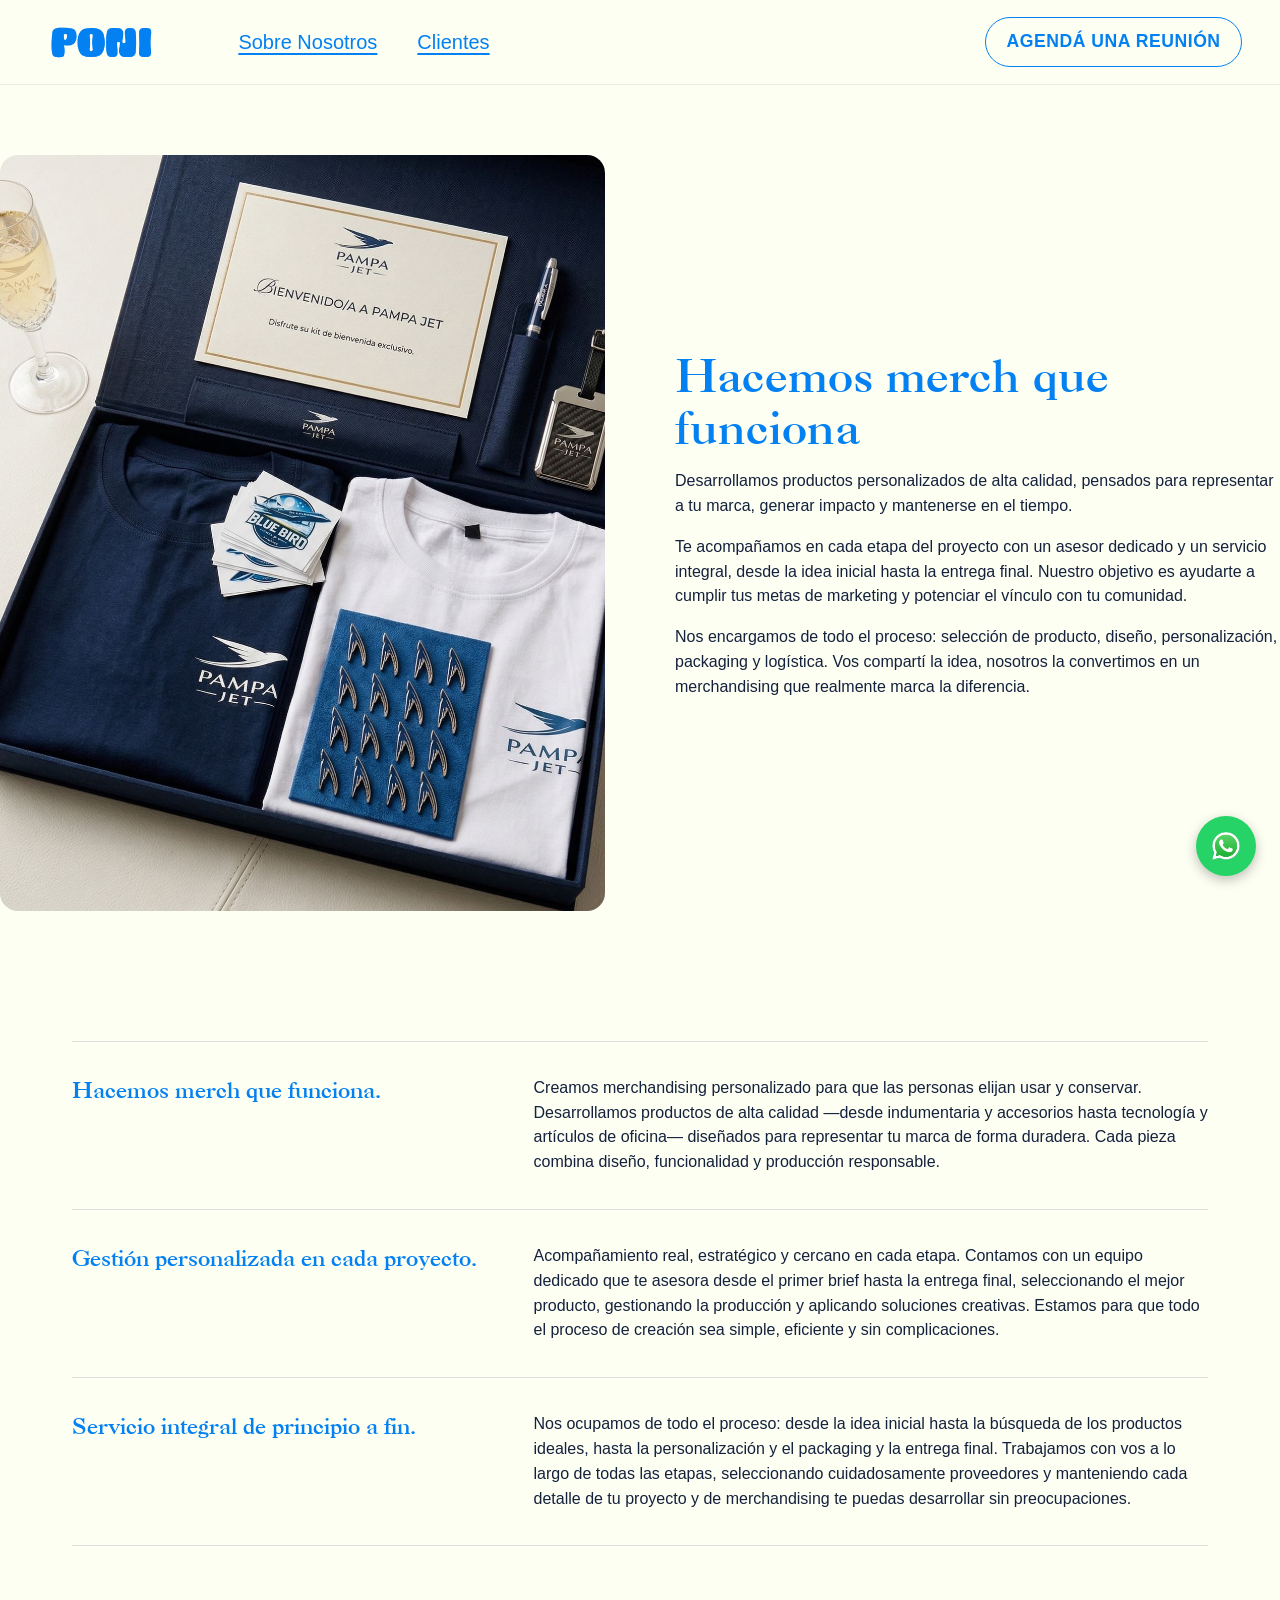
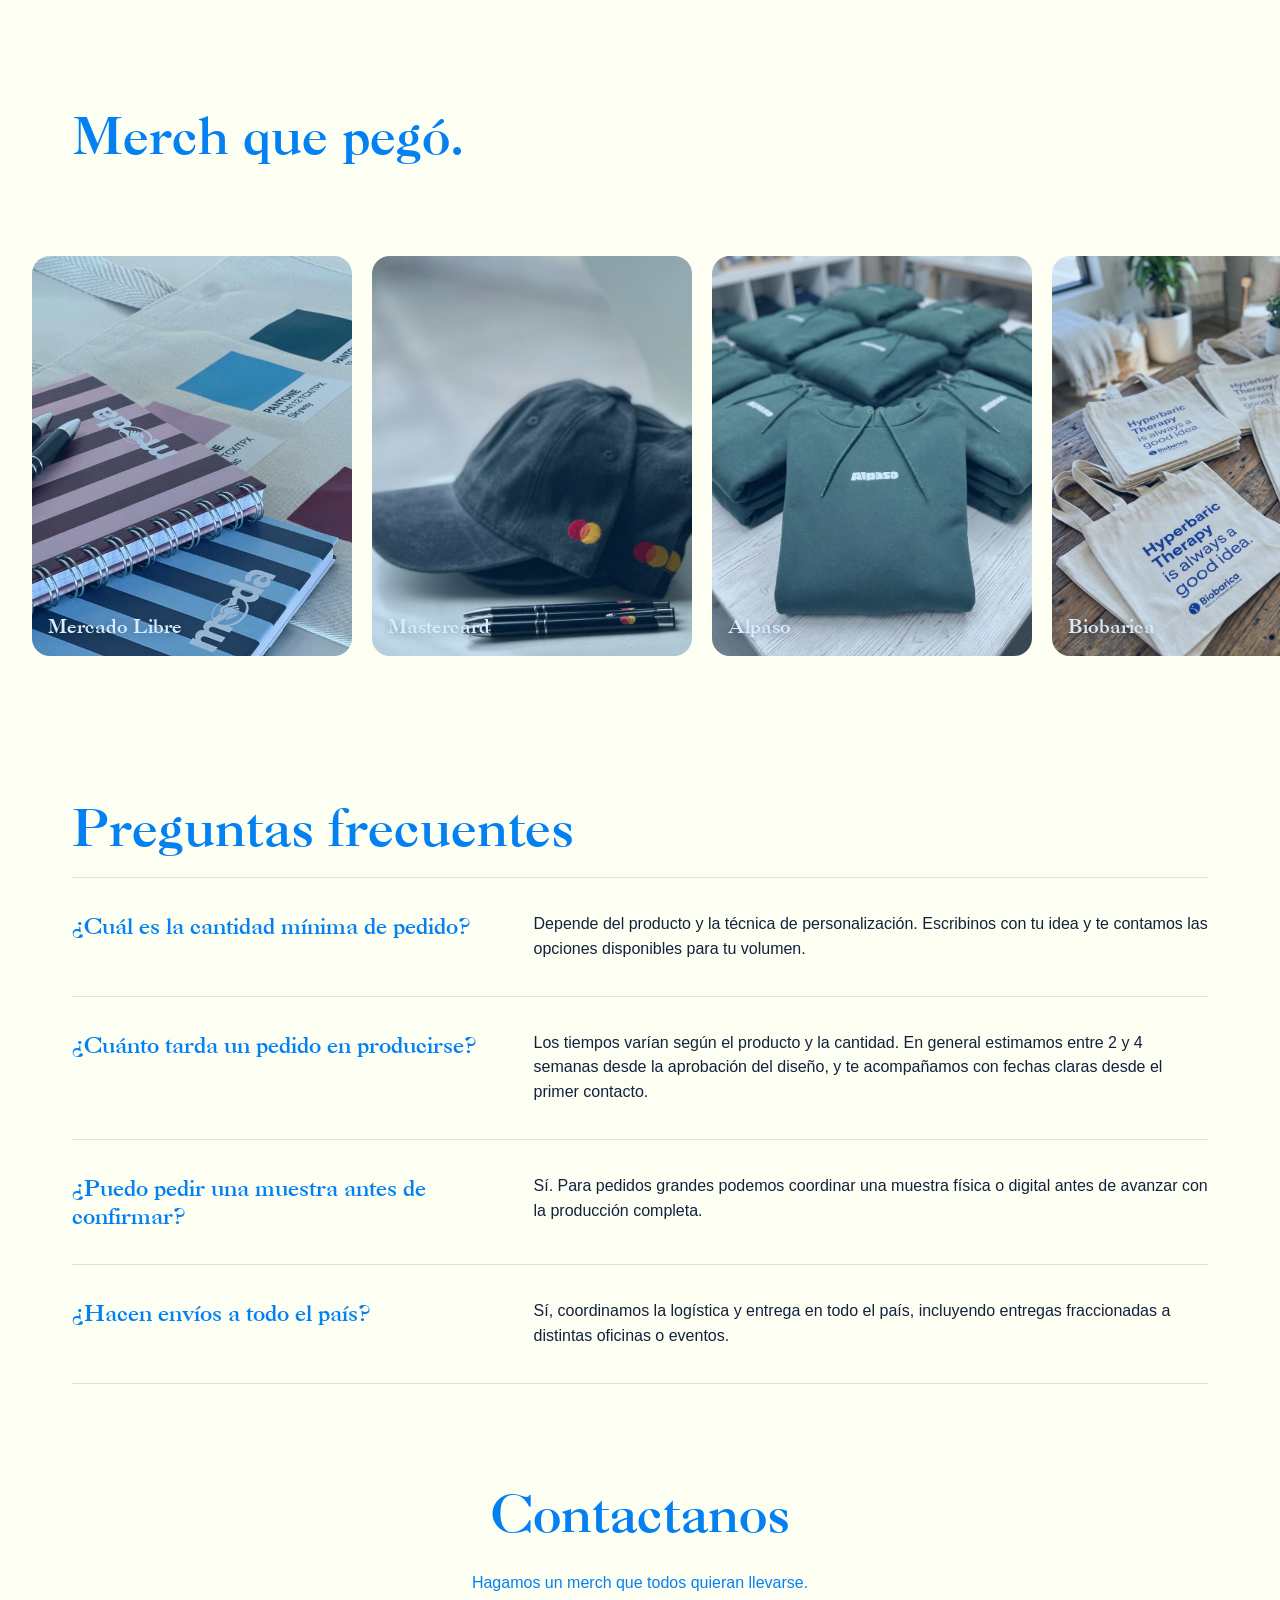
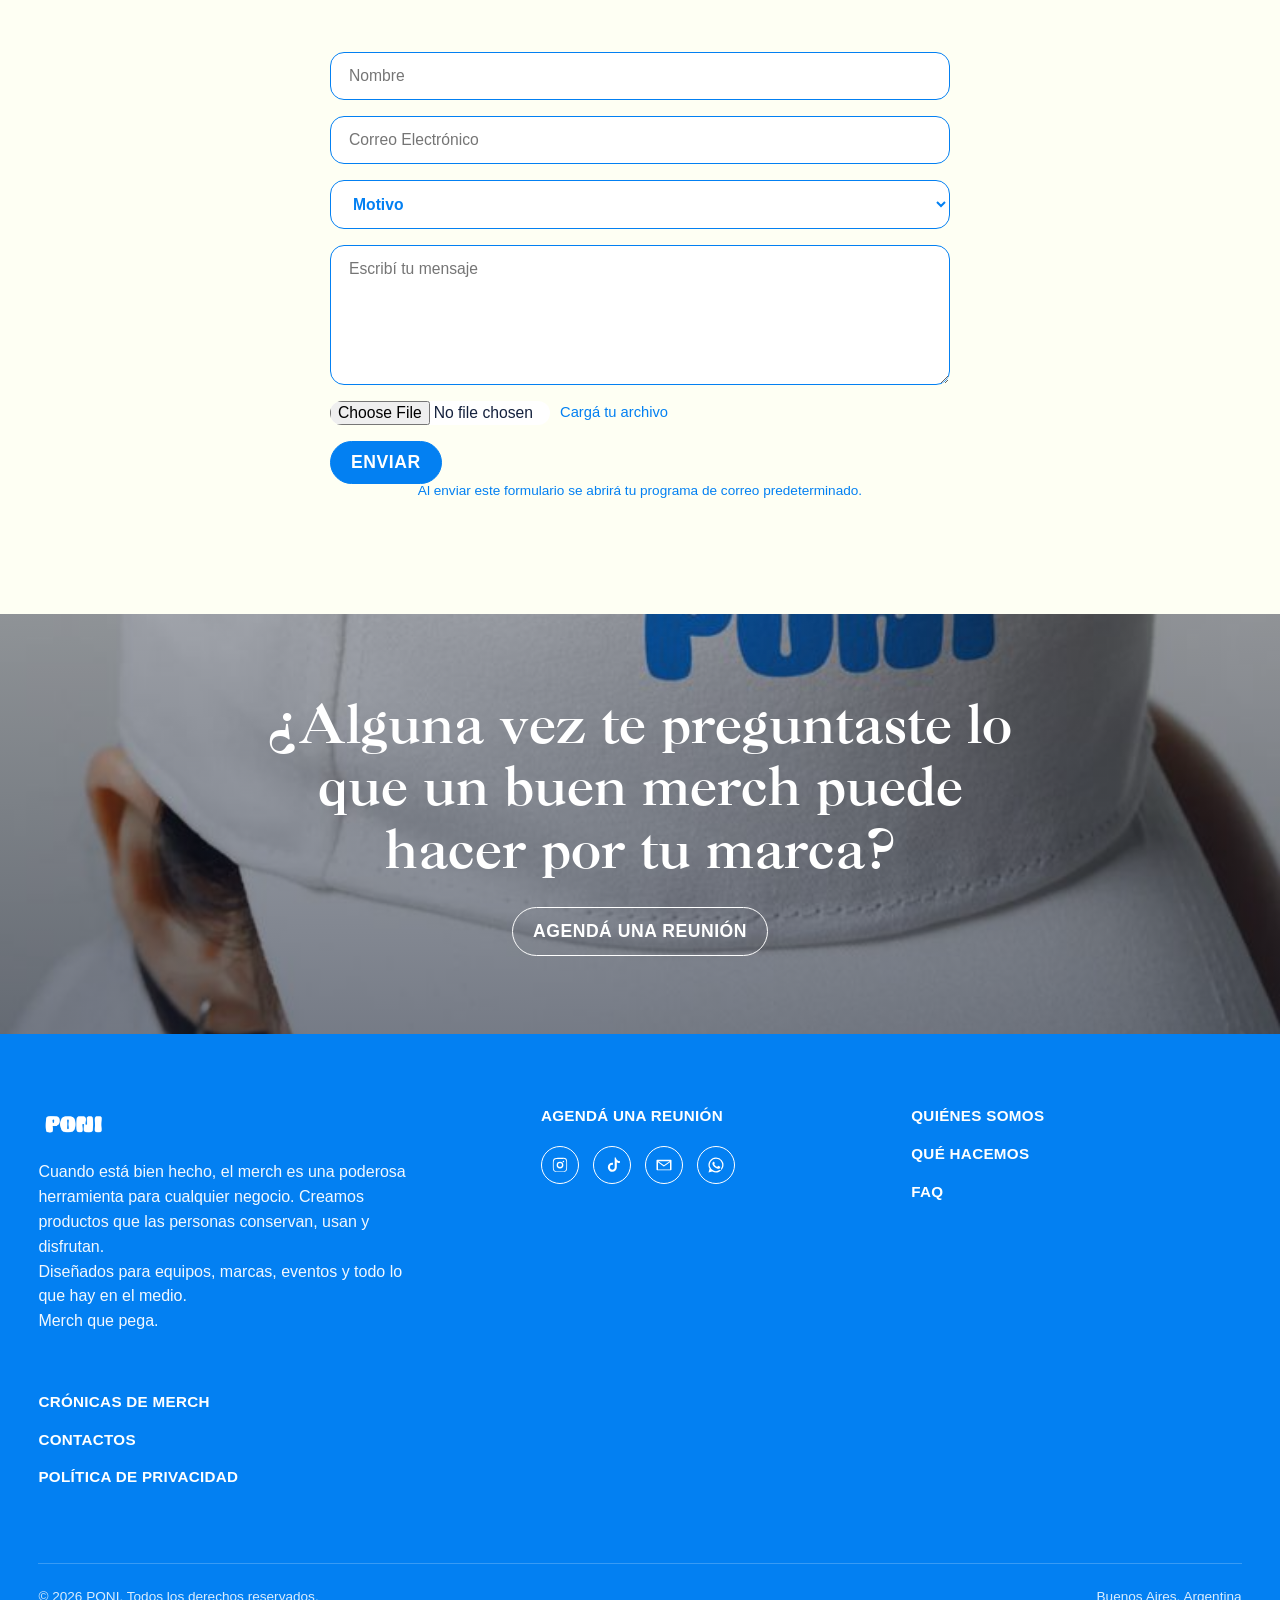
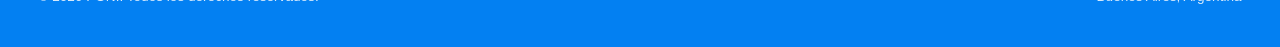
<file: que-hacemos.html>
<!DOCTYPE html>
<html lang="es">
<head>
  <meta charset="UTF-8">
  <meta name="viewport" content="width=device-width, initial-scale=1.0">
  <meta http-equiv="Content-Security-Policy" content="default-src 'self'; style-src 'self' 'unsafe-inline' https://fonts.googleapis.com; font-src 'self' https://fonts.gstatic.com; img-src 'self' data:; script-src 'self'; connect-src 'self'; object-src 'none'; base-uri 'self'; form-action 'self' mailto:; frame-ancestors 'none';">
<meta name="referrer" content="strict-origin-when-cross-origin">
<title>Qué Hacemos | Merchandising Personalizado y Productos para Empresas | PONI</title>
<meta name="description" content="Botellas, termos, remeras, tote bags, stickers y más: diseñamos y producimos merch personalizado para empresas, eventos y equipos. Pedí tu cotización.">  <link rel="preconnect" href="https://fonts.googleapis.com">
  <link rel="preconnect" href="https://fonts.gstatic.com" crossorigin>
  <link href="https://fonts.googleapis.com/css2?family=Baloo+2:wght@600;700;800&family=Playfair+Display:ital,wght@0,500;0,600;0,700;1,600&family=Poppins:wght@400;500;600;700&display=swap" rel="stylesheet">
  <link rel="stylesheet" href="css/style.css">
  <link rel="icon" type="image/png" href="poni-beso.png">
</head>
<body>
  <header class="site-header">
    <div class="wrap">
      <a href="index.html" class="logo"><img src="images/logo-poni.png" alt="PONI"></a>
      <nav class="main-nav">
        <a href="quienes-somos.html">Sobre Nosotros</a>
        <a href="clientes.html">Clientes</a>
      </nav>
      <a href="agenda.html" class="btn header-cta">Agendá una reunión</a>
      <button class="nav-toggle" aria-label="Abrir menu" onclick="document.querySelector('.main-nav').classList.toggle('open')">
        <span></span><span></span><span></span>
      </button>
    </div>
  </header>


  <section class="split" style="padding-top:70px;">
    <div class="col-media"><img src="images/servicios-hero.jpg" alt="Kit de merchandising personalizado Pampa Jet"></div>
    <div class="col-copy">
      <h1 style="font-family:var(--font-serif);color:var(--blue);font-size:clamp(2rem,4vw,2.8rem);line-height:1.15;">Hacemos merch que funciona</h1>
      <p style="margin-top:16px;">Desarrollamos productos personalizados de alta calidad, pensados para representar a tu marca, generar impacto y mantenerse en el tiempo.</p>
      <p>Te acompa&ntilde;amos en cada etapa del proyecto con un asesor dedicado y un servicio integral, desde la idea inicial hasta la entrega final. Nuestro objetivo es ayudarte a cumplir tus metas de marketing y potenciar el v&iacute;nculo con tu comunidad.</p>
      <p>Nos encargamos de todo el proceso: selecci&oacute;n de producto, dise&ntilde;o, personalizaci&oacute;n, packaging y log&iacute;stica. Vos compart&iacute; la idea, nosotros la convertimos en un merchandising que realmente marca la diferencia.</p>
    </div>
  </section>

  <section class="feature-rows">
    <div class="wrap">
      <div class="feature-row">
        <h3>Hacemos merch que funciona.</h3>
        <p>Creamos merchandising personalizado para que las personas elijan usar y conservar. Desarrollamos productos de alta calidad &mdash;desde indumentaria y accesorios hasta tecnolog&iacute;a y art&iacute;culos de oficina&mdash; dise&ntilde;ados para representar tu marca de forma duradera. Cada pieza combina dise&ntilde;o, funcionalidad y producci&oacute;n responsable.</p>
      </div>
      <div class="feature-row">
        <h3>Gesti&oacute;n personalizada en cada proyecto.</h3>
        <p>Acompa&ntilde;amiento real, estrat&eacute;gico y cercano en cada etapa. Contamos con un equipo dedicado que te asesora desde el primer brief hasta la entrega final, seleccionando el mejor producto, gestionando la producci&oacute;n y aplicando soluciones creativas. Estamos para que todo el proceso de creaci&oacute;n sea simple, eficiente y sin complicaciones.</p>
      </div>
      <div class="feature-row">
        <h3>Servicio integral de principio a fin.</h3>
        <p>Nos ocupamos de todo el proceso: desde la idea inicial hasta la b&uacute;squeda de los productos ideales, hasta la personalizaci&oacute;n y el packaging y la entrega final. Trabajamos con vos a lo largo de todas las etapas, seleccionando cuidadosamente proveedores y manteniendo cada detalle de tu proyecto y de merchandising te puedas desarrollar sin preocupaciones.</p>
      </div>
    </div>
  </section>


  <section class="gallery-section">
    <div class="wrap">
      <h2 class="section-title">Merch que peg&oacute;.</h2>
    </div>
    <div class="gallery-outer">
      <div class="gallery">
        <figure><img src="images/cl-mercadolibre.jpg" alt="Mercado Libre" loading="lazy"><figcaption>Mercado Libre</figcaption></figure>
<figure><img src="images/cl-mastercard.jpg" alt="Mastercard" loading="lazy"><figcaption>Mastercard</figcaption></figure>
<figure><img src="images/cl-alpaso.jpg" alt="Alpaso" loading="lazy"><figcaption>Alpaso</figcaption></figure>
<figure><img src="images/cl-biofarea.jpg" alt="Biobarica" loading="lazy"><figcaption>Biobarica</figcaption></figure>
<figure><img src="images/cl-cabify.jpg" alt="Cabify Logistics" loading="lazy"><figcaption>Cabify Logistics</figcaption></figure>
<figure><img src="images/cl-pampajet.jpg" alt="Pampa Jet" loading="lazy"><figcaption>Pampa Jet</figcaption></figure>
<figure><img src="images/cl-biznikke.jpg" alt="Biznikke" loading="lazy"><figcaption>Biznikke</figcaption></figure>
<figure><img src="images/cl-gio.jpg" alt="Gio" loading="lazy"><figcaption>Gio</figcaption></figure>

        <figure><img src="images/cl-mercadolibre.jpg" alt="Mercado Libre" loading="lazy"><figcaption>Mercado Libre</figcaption></figure>
<figure><img src="images/cl-mastercard.jpg" alt="Mastercard" loading="lazy"><figcaption>Mastercard</figcaption></figure>
<figure><img src="images/cl-alpaso.jpg" alt="Alpaso" loading="lazy"><figcaption>Alpaso</figcaption></figure>
<figure><img src="images/cl-biofarea.jpg" alt="Biobarica" loading="lazy"><figcaption>Biobarica</figcaption></figure>
<figure><img src="images/cl-cabify.jpg" alt="Cabify Logistics" loading="lazy"><figcaption>Cabify Logistics</figcaption></figure>
<figure><img src="images/cl-pampajet.jpg" alt="Pampa Jet" loading="lazy"><figcaption>Pampa Jet</figcaption></figure>
<figure><img src="images/cl-biznikke.jpg" alt="Biznikke" loading="lazy"><figcaption>Biznikke</figcaption></figure>
<figure><img src="images/cl-gio.jpg" alt="Gio" loading="lazy"><figcaption>Gio</figcaption></figure>

      </div>
    </div>
  </section>


  <section class="feature-rows" id="faq">
    <div class="wrap">
      <h2 class="section-title" style="padding-bottom:10px;">Preguntas frecuentes</h2>
      <div class="feature-row">
        <h3>&iquest;Cu&aacute;l es la cantidad m&iacute;nima de pedido?</h3>
        <p>Depende del producto y la t&eacute;cnica de personalizaci&oacute;n. Escribinos con tu idea y te contamos las opciones disponibles para tu volumen.</p>
      </div>
      <div class="feature-row">
        <h3>&iquest;Cu&aacute;nto tarda un pedido en producirse?</h3>
        <p>Los tiempos var&iacute;an seg&uacute;n el producto y la cantidad. En general estimamos entre 2 y 4 semanas desde la aprobaci&oacute;n del dise&ntilde;o, y te acompa&ntilde;amos con fechas claras desde el primer contacto.</p>
      </div>
      <div class="feature-row">
        <h3>&iquest;Puedo pedir una muestra antes de confirmar?</h3>
        <p>S&iacute;. Para pedidos grandes podemos coordinar una muestra f&iacute;sica o digital antes de avanzar con la producci&oacute;n completa.</p>
      </div>
      <div class="feature-row">
        <h3>&iquest;Hacen env&iacute;os a todo el pa&iacute;s?</h3>
        <p>S&iacute;, coordinamos la log&iacute;stica y entrega en todo el pa&iacute;s, incluyendo entregas fraccionadas a distintas oficinas o eventos.</p>
      </div>
    </div>
  </section>

  <section class="contact-section" id="contacto">
    <div class="wrap">
      <h2 class="section-title">Contactanos</h2>
      <p class="sub">Hagamos un merch que todos quieran llevarse.</p>
      <form class="poni-form" action="mailto:clara@mundoponi.com" method="post" enctype="text/plain">
        <input type="text" name="nombre" placeholder="Nombre" required>
        <input type="email" name="email" placeholder="Correo Electr&oacute;nico" required>
        <select name="motivo">
          <option value="">Motivo</option>
          <option>Cotizaci&oacute;n de merch</option>
          <option>Evento</option>
          <option>Consulta general</option>
          <option>Otro</option>
        </select>
        <textarea name="mensaje" placeholder="Escrib&iacute; tu mensaje" required></textarea>
        <label class="file-row">
          <input type="file" name="archivo" style="max-width:220px;border:none;padding:0;">
          Carg&aacute; tu archivo
        </label>
        <button type="submit" class="btn solid">Enviar</button>
      </form>
      <p class="form-note">Al enviar este formulario se abrir&aacute; tu programa de correo predeterminado.</p>
    </div>
  </section>

  <section class="banner short" style="background-image:url('images/servicios-caps.jpg')">
    <div class="wrap">
      <h2>&iquest;Alguna vez te preguntaste lo que un buen merch puede hacer por tu marca?</h2>
      <a href="agenda.html" class="btn on-dark">Agendá una reunión</a>
    </div>
  </section>

  <footer class="site-footer">
    <div class="wrap">
      <div class="footer-top">
        <div class="footer-brand">
          <span class="logo"><img src="images/logo-poni.png" alt="PONI"></span>
          <p>Cuando está bien hecho, el merch es una poderosa herramienta para cualquier negocio. Creamos productos que las personas conservan, usan y disfrutan.<br>
          Diseñados para equipos, marcas, eventos y todo lo que hay en el medio.<br>
          Merch que pega.</p>
        </div>
        <div class="footer-col">
          <a href="agenda.html">Agendá una reunión</a>
          <div class="social-row">
            <a href="https://instagram.com/poni.merch" aria-label="Instagram" target="_blank" rel="noopener"><svg viewBox="0 0 24 24"><path d="M12 2.2c3.2 0 3.6 0 4.9.07 1.2.06 2.4.32 3.3 1.2.9.9 1.14 2 1.2 3.3.06 1.3.07 1.7.07 4.9s0 3.6-.07 4.9c-.06 1.2-.3 2.4-1.2 3.3-.9.9-2.1 1.14-3.3 1.2-1.3.06-1.7.07-4.9.07s-3.6 0-4.9-.07c-1.2-.06-2.4-.3-3.3-1.2-.9-.9-1.14-2.1-1.2-3.3C2.5 15.6 2.5 15.2 2.5 12s0-3.6.07-4.9c.06-1.2.3-2.4 1.2-3.3.9-.9 2.1-1.14 3.3-1.2C8.4 2.2 8.8 2.2 12 2.2zm0 1.8c-3.14 0-3.5 0-4.75.07-1 .05-1.9.25-2.6.96-.7.7-.9 1.6-.96 2.6C3.6 8.5 3.6 8.86 3.6 12s0 3.5.07 4.75c.05 1 .25 1.9.96 2.6.7.7 1.6.9 2.6.96 1.25.06 1.6.07 4.75.07s3.5 0 4.75-.07c1-.05 1.9-.25 2.6-.96.7-.7.9-1.6.96-2.6.06-1.25.07-1.6.07-4.75s0-3.5-.07-4.75c-.05-1-.25-1.9-.96-2.6-.7-.7-1.6-.9-2.6-.96C15.5 4 15.14 4 12 4zm0 3.5a4.5 4.5 0 110 9 4.5 4.5 0 010-9zm0 1.8a2.7 2.7 0 100 5.4 2.7 2.7 0 000-5.4zm5.6-2a1.05 1.05 0 11-2.1 0 1.05 1.05 0 012.1 0z"/></svg></a>
            <a href="https://www.tiktok.com/@poni.merch" aria-label="TikTok" target="_blank" rel="noopener"><svg viewBox="0 0 24 24"><path d="M14.5 2h2.6c.15 1.4.8 2.6 1.9 3.5 1 .8 2.2 1.2 3.5 1.2v2.7c-1.5 0-2.9-.4-4.1-1.2v6.9c0 3.3-2.7 6-6 6-1.3 0-2.6-.4-3.6-1.2a6 6 0 01-2.4-4.8c0-3.3 2.7-6 6-6 .3 0 .6 0 .9.06v2.8a3.3 3.3 0 00-.9-.13 3.2 3.2 0 100 6.4c1.8 0 3.2-1.4 3.2-3.2V2z"/></svg></a>
            <a href="mailto:clara@mundoponi.com" aria-label="Email"><svg viewBox="0 0 24 24"><path d="M3 5h18a1 1 0 011 1v12a1 1 0 01-1 1H3a1 1 0 01-1-1V6a1 1 0 011-1zm1.4 2L12 12.3 19.6 7H4.4zM4 8.4V18h16V8.4l-7.6 5.4a1 1 0 01-1.2 0L4 8.4z"/></svg></a>
            <a href="https://wa.me/5491173352341?text=Hola%21%20Te%20escribo%20desde%20la%20web.%20Quería%20pedir%20un%20presupuesto%20de%20merch%20%3A%29" aria-label="WhatsApp" target="_blank" rel="noopener"><svg viewBox="0 0 24 24"><path d="M12 2a10 10 0 00-8.6 15.1L2 22l5-1.3A10 10 0 1012 2zm0 1.8a8.2 8.2 0 016.9 12.6l-.2.4.6 2.3-2.3-.6-.4.2A8.2 8.2 0 1112 3.8zm-3.2 4c-.2 0-.5 0-.7.3-.2.3-.9.8-.9 2s.9 2.4 1 2.5c.1.2 1.8 2.8 4.4 3.8 2.2.9 2.6.7 3.1.6.5 0 1.6-.6 1.8-1.3.2-.6.2-1.2.2-1.3-.1-.1-.3-.2-.6-.3l-1.8-.9c-.2-.1-.4-.1-.6.1l-.8 1c-.2.2-.3.2-.6.1-.3-.1-1.2-.4-2.2-1.4-.8-.7-1.4-1.6-1.5-1.9-.2-.3 0-.4.1-.6l.5-.6c.2-.2.2-.4.1-.6L9.6 8c-.2-.4-.4-.4-.6-.4h-.2z"/></svg></a>
          </div>
        </div>
        <div class="footer-col">
          <a href="quienes-somos.html">Quiénes somos</a>
          <a href="que-hacemos.html">Qué hacemos</a>
          <a href="que-hacemos.html#faq">FAQ</a>
        </div>
        <div class="footer-col">
          <a href="cronicas.html">Crónicas de merch</a>
          <a href="que-hacemos.html#contacto">Contactos</a>
          <a href="politica-privacidad.html">Política de privacidad</a>
        </div>
      </div>
      <div class="footer-bottom">
        <span>&copy; <span id="year"></span> PONI. Todos los derechos reservados.</span>
        <span>Buenos Aires, Argentina</span>
      </div>
    </div>
  </footer>
  <script src="js/main.js"></script>

   <a href="https://wa.me/5491173352341?text=Hola!%20Te%20escribo%20desde%20la%20web.%20Quer%C3%ADa%20pedir%20un%20presupuesto%20de%20merch%20%3A)" class="whatsapp-float" target="_blank" aria-label="Escribinos por WhatsApp">
  <img src="images/whatsapp-icon.png" alt="WhatsApp">
</a>

</body>
</html>
</file>
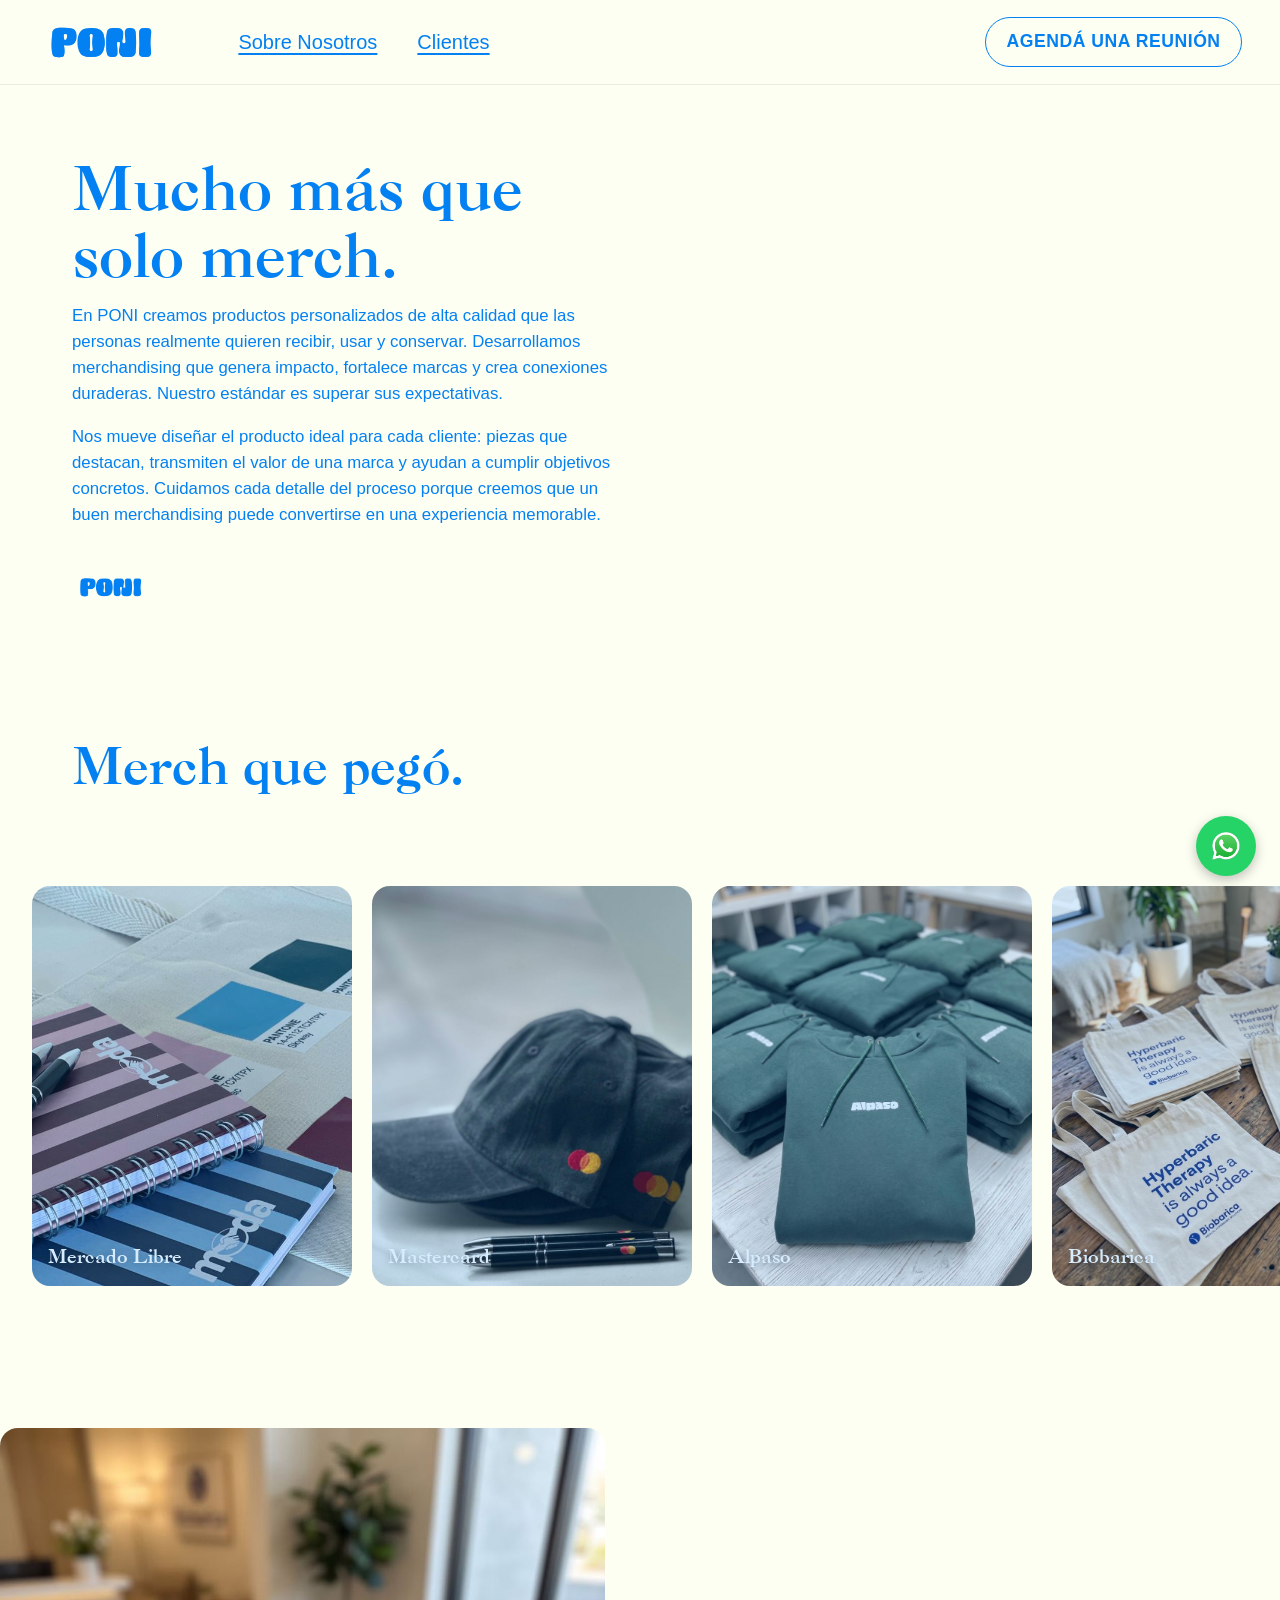
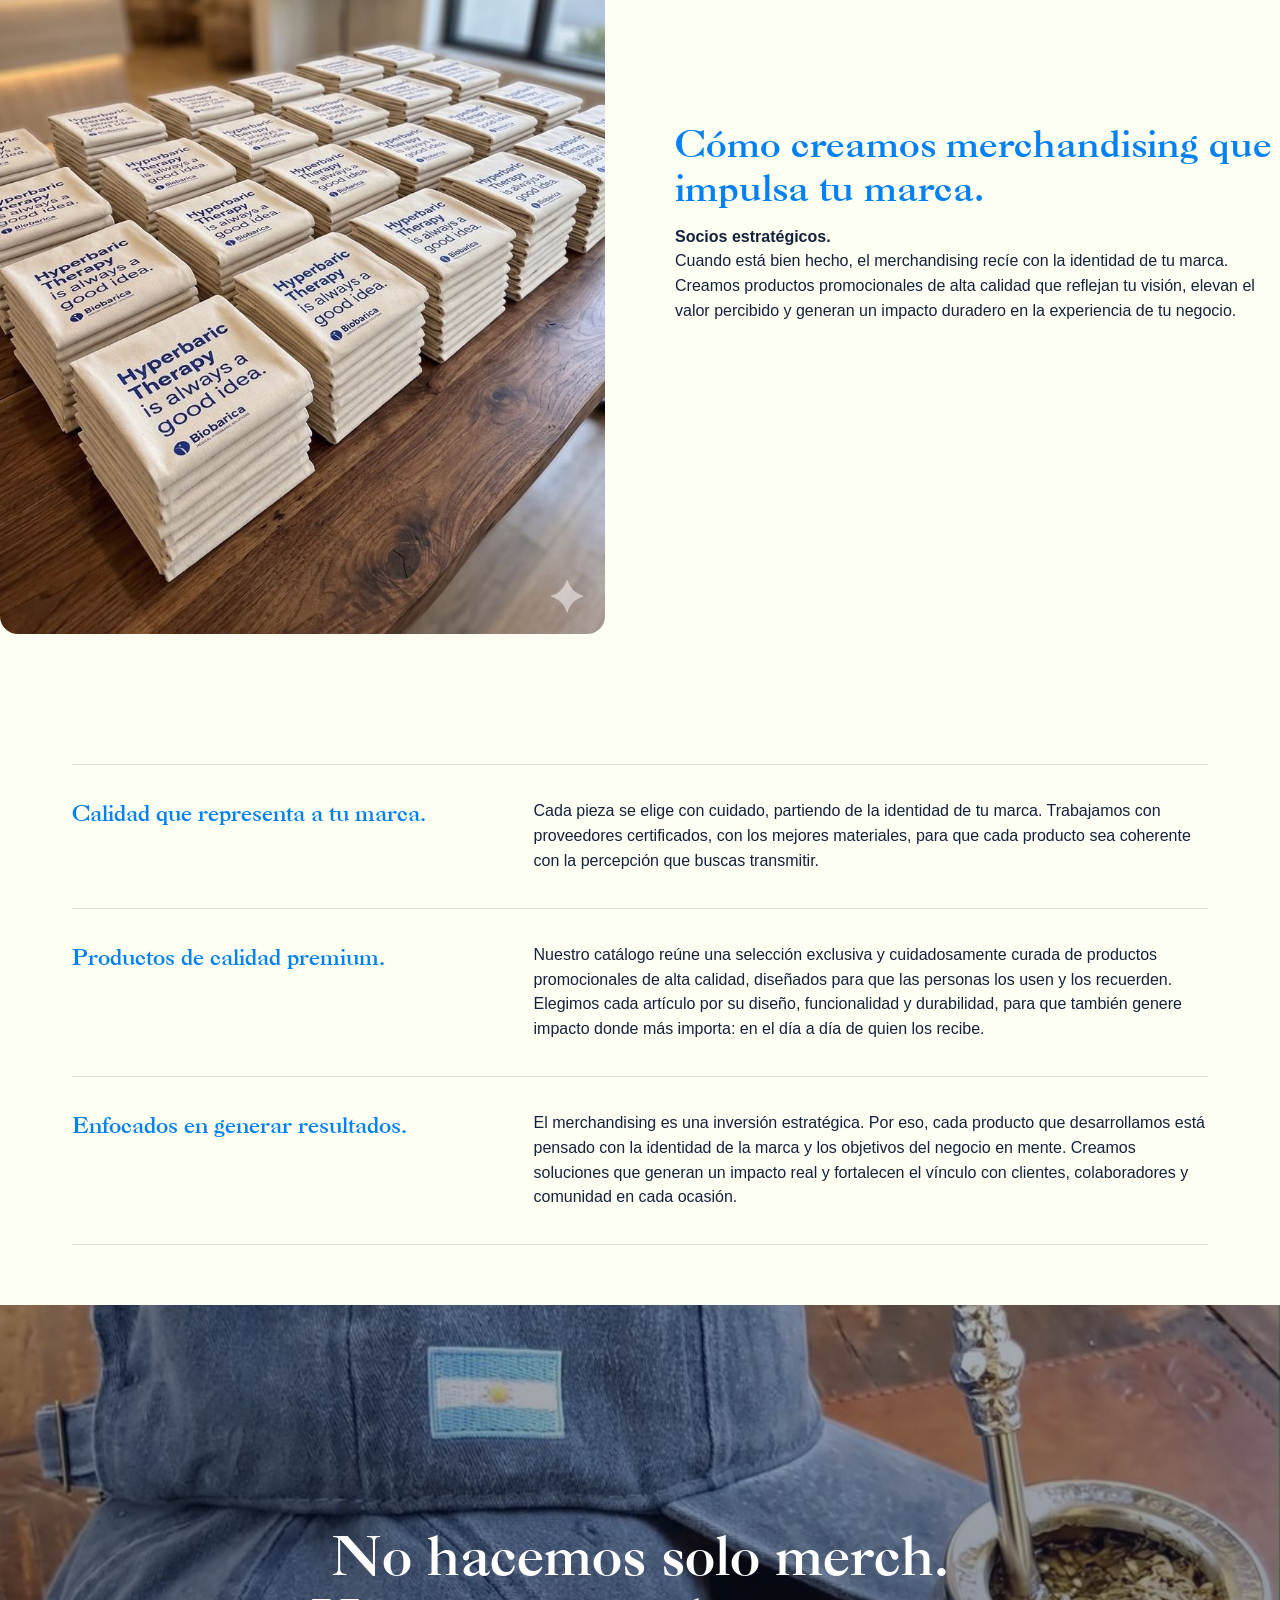
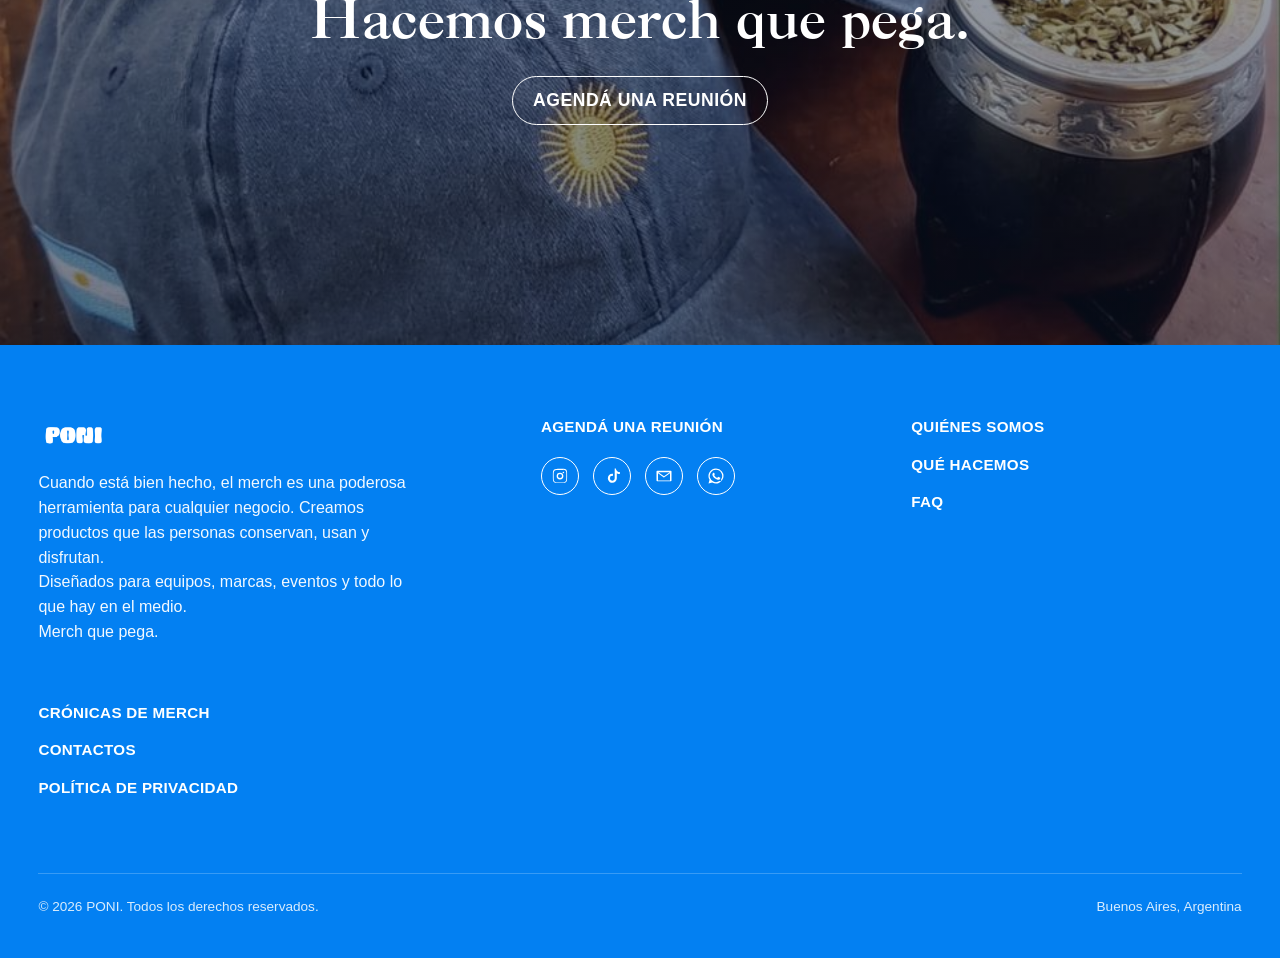
<file: quienes-somos.html>
<!DOCTYPE html>
<html lang="es">
<head>
  <meta charset="UTF-8">
  <meta name="viewport" content="width=device-width, initial-scale=1.0">
  <meta http-equiv="Content-Security-Policy" content="default-src 'self'; style-src 'self' 'unsafe-inline' https://fonts.googleapis.com; font-src 'self' https://fonts.gstatic.com; img-src 'self' data:; script-src 'self'; connect-src 'self'; object-src 'none'; base-uri 'self'; form-action 'self' mailto:; frame-ancestors 'none';">
<meta name="referrer" content="strict-origin-when-cross-origin">
<title>Quiénes Somos | PONI, Merch Personalizado en Argentina</title>
<meta name="description" content="Conocé al equipo de PONI: creamos merchandising personalizado y merch empresarial que las personas conservan y usan.">
  <meta name="description" content="Conocé a PONI: creamos merchandising personalizado de alta calidad, pensado para fortalecer marcas y crear conexiones duraderas.">
  <link rel="preconnect" href="https://fonts.googleapis.com">
  <link rel="preconnect" href="https://fonts.gstatic.com" crossorigin>
  <link href="https://fonts.googleapis.com/css2?family=Baloo+2:wght@600;700;800&family=Playfair+Display:ital,wght@0,500;0,600;0,700;1,600&family=Poppins:wght@400;500;600;700&display=swap" rel="stylesheet">
  <link rel="stylesheet" href="css/style.css">
  <link rel="icon" type="image/png" href="poni-beso.png">
</head>
<body>
  <header class="site-header">
    <div class="wrap">
      <a href="index.html" class="logo"><img src="images/logo-poni.png" alt="PONI"></a>
      <nav class="main-nav">
        <a href="quienes-somos.html" class="active">Sobre Nosotros</a>
        <a href="clientes.html">Clientes</a>
      </nav>
      <a href="agenda.html" class="btn header-cta">Agendá una reunión</a>
      <button class="nav-toggle" aria-label="Abrir menu" onclick="document.querySelector('.main-nav').classList.toggle('open')">
        <span></span><span></span><span></span>
      </button>
    </div>
  </header>


  <section class="page-hero">
    <div class="wrap">
      <h1>Mucho m&aacute;s que solo merch.</h1>
      <p class="eyebrow-line">En PONI creamos productos personalizados de alta calidad que las personas realmente quieren recibir, usar y conservar. Desarrollamos merchandising que genera impacto, fortalece marcas y crea conexiones duraderas. Nuestro est&aacute;ndar es superar sus expectativas.</p>
      <p class="eyebrow-line">Nos mueve dise&ntilde;ar el producto ideal para cada cliente: piezas que destacan, transmiten el valor de una marca y ayudan a cumplir objetivos concretos. Cuidamos cada detalle del proceso porque creemos que un buen merchandising puede convertirse en una experiencia memorable.</p>
      <img src="images/logo-poni.png" alt="PONI" style="height:44px;display:inline-block;margin-top:20px;">
    </div>
  </section>


  <section class="gallery-section">
    <div class="wrap">
      <h2 class="section-title">Merch que peg&oacute;.</h2>
    </div>
    <div class="gallery-outer">
      <div class="gallery">
        <figure><img src="images/cl-mercadolibre.jpg" alt="Mercado Libre" loading="lazy"><figcaption>Mercado Libre</figcaption></figure>
<figure><img src="images/cl-mastercard.jpg" alt="Mastercard" loading="lazy"><figcaption>Mastercard</figcaption></figure>
<figure><img src="images/cl-alpaso.jpg" alt="Alpaso" loading="lazy"><figcaption>Alpaso</figcaption></figure>
<figure><img src="images/cl-biofarea.jpg" alt="Biobarica" loading="lazy"><figcaption>Biobarica</figcaption></figure>
<figure><img src="images/cl-cabify.jpg" alt="Cabify Logistics" loading="lazy"><figcaption>Cabify Logistics</figcaption></figure>
<figure><img src="images/cl-pampajet.jpg" alt="Pampa Jet" loading="lazy"><figcaption>Pampa Jet</figcaption></figure>
<figure><img src="images/cl-biznikke.jpg" alt="Biznikke" loading="lazy"><figcaption>Biznikke</figcaption></figure>
<figure><img src="images/cl-gio.jpg" alt="Gio" loading="lazy"><figcaption>Gio</figcaption></figure>

        <figure><img src="images/cl-mercadolibre.jpg" alt="Mercado Libre" loading="lazy"><figcaption>Mercado Libre</figcaption></figure>
<figure><img src="images/cl-mastercard.jpg" alt="Mastercard" loading="lazy"><figcaption>Mastercard</figcaption></figure>
<figure><img src="images/cl-alpaso.jpg" alt="Alpaso" loading="lazy"><figcaption>Alpaso</figcaption></figure>
<figure><img src="images/cl-biofarea.jpg" alt="Biobarica" loading="lazy"><figcaption>Biobarica</figcaption></figure>
<figure><img src="images/cl-cabify.jpg" alt="Cabify Logistics" loading="lazy"><figcaption>Cabify Logistics</figcaption></figure>
<figure><img src="images/cl-pampajet.jpg" alt="Pampa Jet" loading="lazy"><figcaption>Pampa Jet</figcaption></figure>
<figure><img src="images/cl-biznikke.jpg" alt="Biznikke" loading="lazy"><figcaption>Biznikke</figcaption></figure>
<figure><img src="images/cl-gio.jpg" alt="Gio" loading="lazy"><figcaption>Gio</figcaption></figure>

      </div>
    </div>
  </section>


  <section class="split">
    <div class="col-media"><img src="images/about-hoodie.jpg" alt="Gorras personalizadas sobre mesa de madera"></div>
    <div class="col-copy">
      <h2>C&oacute;mo creamos merchandising que impulsa tu marca.</h2>
      <div style="margin-top:8px;">
        <p><strong>Socios estrat&eacute;gicos.</strong><br>Cuando est&aacute; bien hecho, el merchandising rec&iacute;e con la identidad de tu marca. Creamos productos promocionales de alta calidad que reflejan tu visi&oacute;n, elevan el valor percibido y generan un impacto duradero en la experiencia de tu negocio.</p>
      </div>
    </div>
  </section>

  <section class="feature-rows">
    <div class="wrap">
      <div class="feature-row">
        <h3>Calidad que representa a tu marca.</h3>
        <p>Cada pieza se elige con cuidado, partiendo de la identidad de tu marca. Trabajamos con proveedores certificados, con los mejores materiales, para que cada producto sea coherente con la percepci&oacute;n que buscas transmitir.</p>
      </div>
      <div class="feature-row">
        <h3>Productos de calidad premium.</h3>
        <p>Nuestro cat&aacute;logo re&uacute;ne una selecci&oacute;n exclusiva y cuidadosamente curada de productos promocionales de alta calidad, dise&ntilde;ados para que las personas los usen y los recuerden. Elegimos cada art&iacute;culo por su dise&ntilde;o, funcionalidad y durabilidad, para que tambi&eacute;n genere impacto donde m&aacute;s importa: en el d&iacute;a a d&iacute;a de quien los recibe.</p>
      </div>
      <div class="feature-row">
        <h3>Enfocados en generar resultados.</h3>
        <p>El merchandising es una inversi&oacute;n estrat&eacute;gica. Por eso, cada producto que desarrollamos est&aacute; pensado con la identidad de la marca y los objetivos del negocio en mente. Creamos soluciones que generan un impacto real y fortalecen el v&iacute;nculo con clientes, colaboradores y comunidad en cada ocasi&oacute;n.</p>
      </div>
    </div>
  </section>

  <section class="banner tall" style="background-image:url('images/about-final.jpg')">
    <div class="wrap">
      <h2>No hacemos solo merch. Hacemos merch que pega.</h2>
      <a href="agenda.html" class="btn on-dark">Agendá una reunión</a>
    </div>
  </section>

  <footer class="site-footer">
    <div class="wrap">
      <div class="footer-top">
        <div class="footer-brand">
          <span class="logo"><img src="images/logo-poni.png" alt="PONI"></span>
          <p>Cuando está bien hecho, el merch es una poderosa herramienta para cualquier negocio. Creamos productos que las personas conservan, usan y disfrutan.<br>
          Diseñados para equipos, marcas, eventos y todo lo que hay en el medio.<br>
          Merch que pega.</p>
        </div>
        <div class="footer-col">
          <a href="agenda.html">Agendá una reunión</a>
          <div class="social-row">
            <a href="https://instagram.com/poni.merch" aria-label="Instagram" target="_blank" rel="noopener"><svg viewBox="0 0 24 24"><path d="M12 2.2c3.2 0 3.6 0 4.9.07 1.2.06 2.4.32 3.3 1.2.9.9 1.14 2 1.2 3.3.06 1.3.07 1.7.07 4.9s0 3.6-.07 4.9c-.06 1.2-.3 2.4-1.2 3.3-.9.9-2.1 1.14-3.3 1.2-1.3.06-1.7.07-4.9.07s-3.6 0-4.9-.07c-1.2-.06-2.4-.3-3.3-1.2-.9-.9-1.14-2.1-1.2-3.3C2.5 15.6 2.5 15.2 2.5 12s0-3.6.07-4.9c.06-1.2.3-2.4 1.2-3.3.9-.9 2.1-1.14 3.3-1.2C8.4 2.2 8.8 2.2 12 2.2zm0 1.8c-3.14 0-3.5 0-4.75.07-1 .05-1.9.25-2.6.96-.7.7-.9 1.6-.96 2.6C3.6 8.5 3.6 8.86 3.6 12s0 3.5.07 4.75c.05 1 .25 1.9.96 2.6.7.7 1.6.9 2.6.96 1.25.06 1.6.07 4.75.07s3.5 0 4.75-.07c1-.05 1.9-.25 2.6-.96.7-.7.9-1.6.96-2.6.06-1.25.07-1.6.07-4.75s0-3.5-.07-4.75c-.05-1-.25-1.9-.96-2.6-.7-.7-1.6-.9-2.6-.96C15.5 4 15.14 4 12 4zm0 3.5a4.5 4.5 0 110 9 4.5 4.5 0 010-9zm0 1.8a2.7 2.7 0 100 5.4 2.7 2.7 0 000-5.4zm5.6-2a1.05 1.05 0 11-2.1 0 1.05 1.05 0 012.1 0z"/></svg></a>
            <a href="https://www.tiktok.com/@poni.merch" aria-label="TikTok" target="_blank" rel="noopener"><svg viewBox="0 0 24 24"><path d="M14.5 2h2.6c.15 1.4.8 2.6 1.9 3.5 1 .8 2.2 1.2 3.5 1.2v2.7c-1.5 0-2.9-.4-4.1-1.2v6.9c0 3.3-2.7 6-6 6-1.3 0-2.6-.4-3.6-1.2a6 6 0 01-2.4-4.8c0-3.3 2.7-6 6-6 .3 0 .6 0 .9.06v2.8a3.3 3.3 0 00-.9-.13 3.2 3.2 0 100 6.4c1.8 0 3.2-1.4 3.2-3.2V2z"/></svg></a>
            <a href="mailto:clara@mundoponi.com" aria-label="Email"><svg viewBox="0 0 24 24"><path d="M3 5h18a1 1 0 011 1v12a1 1 0 01-1 1H3a1 1 0 01-1-1V6a1 1 0 011-1zm1.4 2L12 12.3 19.6 7H4.4zM4 8.4V18h16V8.4l-7.6 5.4a1 1 0 01-1.2 0L4 8.4z"/></svg></a>
            <a href="https://wa.me/5491173352341?text=Hola%21%20Te%20escribo%20desde%20la%20web.%20Quería%20pedir%20un%20presupuesto%20de%20merch%20%3A%29" aria-label="WhatsApp" target="_blank" rel="noopener"><svg viewBox="0 0 24 24"><path d="M12 2a10 10 0 00-8.6 15.1L2 22l5-1.3A10 10 0 1012 2zm0 1.8a8.2 8.2 0 016.9 12.6l-.2.4.6 2.3-2.3-.6-.4.2A8.2 8.2 0 1112 3.8zm-3.2 4c-.2 0-.5 0-.7.3-.2.3-.9.8-.9 2s.9 2.4 1 2.5c.1.2 1.8 2.8 4.4 3.8 2.2.9 2.6.7 3.1.6.5 0 1.6-.6 1.8-1.3.2-.6.2-1.2.2-1.3-.1-.1-.3-.2-.6-.3l-1.8-.9c-.2-.1-.4-.1-.6.1l-.8 1c-.2.2-.3.2-.6.1-.3-.1-1.2-.4-2.2-1.4-.8-.7-1.4-1.6-1.5-1.9-.2-.3 0-.4.1-.6l.5-.6c.2-.2.2-.4.1-.6L9.6 8c-.2-.4-.4-.4-.6-.4h-.2z"/></svg></a>
          </div>
        </div>
        <div class="footer-col">
          <a href="quienes-somos.html">Quiénes somos</a>
          <a href="que-hacemos.html">Qué hacemos</a>
          <a href="que-hacemos.html#faq">FAQ</a>
        </div>
        <div class="footer-col">
          <a href="cronicas.html">Crónicas de merch</a>
          <a href="que-hacemos.html#contacto">Contactos</a>
          <a href="politica-privacidad.html">Política de privacidad</a>
        </div>
      </div>
      <div class="footer-bottom">
        <span>&copy; <span id="year"></span> PONI. Todos los derechos reservados.</span>
        <span>Buenos Aires, Argentina</span>
      </div>
    </div>
  </footer>
  <script src="js/main.js"></script>

   <a href="https://wa.me/5491173352341?text=Hola!%20Te%20escribo%20desde%20la%20web.%20Quer%C3%ADa%20pedir%20un%20presupuesto%20de%20merch%20%3A)" class="whatsapp-float" target="_blank" aria-label="Escribinos por WhatsApp">
  <img src="images/whatsapp-icon.png" alt="WhatsApp">
</a>

</body>
</html>
</file>
<file: css/style.css>
/* ==========================================================================
   PONI — merch que pega
   Shared stylesheet
   ========================================================================== */
@font-face {
  font-family: "Caslon 3 LT";
  src: url("../Caslon 3 LT Regular.ttf") format("truetype");
  font-weight: 400;
  font-style: normal;
  font-display: swap;
}

:root {
  --blue: #0380f2;
  --blue-dark: #0468c4;
  --navy: #0a1e3a;
  --cream: #fefff3;
  --cream-2: #fefff3;
  --ink: #14213d;
  --white: #ffffff;

  --font-display: "Baloo 2", "Poppins", sans-serif;   /* PONI logo, buttons, footer nav */
  --font-serif: "Caslon 3 LT", Georgia, serif;    /* headline copy */
  --font-body: "Helvetica Neue", Helvetica, Arial, sans-serif;   /* paragraphs, nav links */
   
  --container: 1200px;
  --radius: 999px;
  --radius-card: 18px;
}

* { box-sizing: border-box; }

html { scroll-behavior: smooth; }

body {
  margin: 0;
  background: var(--cream);
  color: var(--ink);
  font-family: var(--font-body);
  font-size: 16px;
  line-height: 1.55;
  -webkit-font-smoothing: antialiased;
}

img { max-width: 100%; display: block; }

a { color: inherit; text-decoration: none; }

.wrap {
  max-width: var(--container);
  margin: 0 auto;
  padding: 0 32px;
}

h1, h2, h3 { margin: 0; font-weight: 400; }

/* ---------- Buttons ---------- */
.btn {
  display: inline-flex;
  align-items: center;
  justify-content: center;
  gap: 8px;
  border: 1.5px solid currentColor;
  border-radius: var(--radius);
  padding: 10px 20px;
  font-family: var(--font-display);
  font-weight: 700;
  font-size: 1.1rem;
  letter-spacing: 0.03em;
  text-transform: uppercase;
  cursor: pointer;
  background: transparent;
  color: var(--blue);
  transition: background 0.18s ease, color 0.18s ease, transform 0.18s ease;
}
.btn:hover { background: var(--blue); color: var(--white); transform: translateY(-1px); }

.btn.on-dark { color: var(--white); }
.btn.on-dark:hover { background: var(--white); color: var(--navy); }

.btn.solid {
  background: var(--blue);
  color: var(--white);
  border-color: var(--blue);
}
.btn.solid:hover { background: var(--blue-dark); border-color: var(--blue-dark); }

/* ---------- Header ---------- */
.site-header {
  position: sticky;
  top: 0;
  z-index: 100;
  background: var(--cream);
  border-bottom: 1px solid rgba(10, 30, 58, 0.08);
}
.site-header .wrap {
  display: flex;
  align-items: center;
  justify-content: space-between;
  gap: 24px;
  max-width: none;
  padding: 6px clamp(16px, 3vw, 40px);   /* antes 18px arriba y abajo */
}
.logo {
  font-family: var(--font-display);
  font-weight: 800;
  font-size: 1.6rem;
  color: var(--blue);
  letter-spacing: 0.01em;
}
.logo img { height: 72px; width: auto; display: block; }
.footer-brand .logo img { height: 40px; filter: brightness(0) invert(1); }
.legal .logo-img { height: 56px; width: auto; margin: 0 auto; display: block; }
.main-nav {
  display: flex;
  align-items: center;
  gap: 40px;            /* antes 32px */
  flex: 1;
  margin-left: 48px;    /* antes 40px */
}
.main-nav a {
  color: var(--blue);
  font-size: 1.25rem;   /* antes 0.98rem */
  text-decoration: underline;
  text-underline-offset: 4px;
}
.main-nav a:hover { color: var(--blue-dark); }
.header-cta { white-space: nowrap; }

.nav-toggle {
  display: none;
  background: none;
  border: none;
  cursor: pointer;
  padding: 6px;
}
.nav-toggle span {
  display: block;
  width: 24px;
  height: 2px;
  background: var(--blue);
  margin: 5px 0;
}

/* ---------- Hero (home) ---------- */
.hero {
  position: relative;
  overflow: hidden;
  text-align: center;
  padding: 90px 24px 110px;
  background-image: radial-gradient(circle at 20% 20%, rgba(3,128,242,0.06), transparent 45%),
    radial-gradient(circle at 80% 70%, rgba(3,128,242,0.06), transparent 45%);
}
.hero-pattern {
  position: absolute;
  inset: 0;
  background-image:
    url("../images/pattern-poni.png"),
    url("../images/pattern-poni.png");
  background-size: 170px auto, 170px auto;
  background-position: 0 0, 85px 61px;
  background-repeat: repeat, repeat;
  opacity: 0.9;
  z-index: 0;
  animation: patternDrift 18s linear infinite;
  animation-direction: reverse;
}
@keyframes patternDrift {
  from { background-position: 0 0, 85px 61px; }
  to   { background-position: -130px 100px, -45px 161px; }
}
.hero-inner { position: relative; z-index: 1; }
.hero .wordmark-img {
  width: min(680px, 82vw);
  margin: 0 auto;
  display: block;
  animation: heroPop 0.8s cubic-bezier(.2,.9,.3,1.3) both;
}
.hero .tagline {
  font-family: var(--font-display);
  font-weight: 700;
  color: var(--blue);
  font-size: clamp(1.4rem, 6vw, 3.5rem);
  margin-top: clamp(-3rem, -8vw, -6rem);
  animation: heroFadeUp 0.7s ease-out 0.25s both;
}
@keyframes heroPop {
  0% { opacity: 0; transform: scale(0.85) translateY(18px); }
  100% { opacity: 1; transform: scale(1) translateY(0); }
}
@keyframes heroFadeUp {
  0% { opacity: 0; transform: translateY(14px); }
  100% { opacity: 1; transform: translateY(0); }
}

/* Ajustes para pantallas chicas */
@media (max-width: 600px) {
  .hero {
    padding: 60px 16px 70px;
  }
}

@media (prefers-reduced-motion: reduce) {
  .hero-pattern { animation: none; }
  .hero .wordmark-img, .hero .tagline { animation: none; }
}

/* ---------- Home hero carousel (auto-rotating, sliding) ---------- */
.hero-carousel {
  position: relative;
  height: 760px;
  overflow: hidden;
}
.hc-track {
  display: flex;
  height: 100%;
  transition: transform 0.8s cubic-bezier(.65, 0, .35, 1);
  will-change: transform;
}
.hc-slide {
  position: relative;
  flex: 0 0 100%;
  display: flex;
  align-items: center;
  background-size: cover;
  background-position: center;
  color: var(--white);
  text-align: center;
}
.hc-slide::before {
  content: "";
  position: absolute;
  inset: 0;
  background: linear-gradient(180deg, rgba(10,20,40,0.35), rgba(10,20,40,0.55));
}
.hc-slide .wrap { position: relative; z-index: 1; width: 100%; }
.hc-slide h2 {
  font-family: var(--font-serif);
  font-size: clamp(2.1rem, 5vw, 3.4rem);
  line-height: 1.15;
  max-width: 780px;
  margin: 0 auto;
}
.hc-slide p {
  max-width: 560px;
  margin: 18px auto 0;
  font-size: 1.05rem;
  opacity: 0.95;
}
.hc-slide .btn { margin-top: 26px; }
.hc-dots {
  position: absolute;
  z-index: 3;
  left: 50%;
  bottom: 26px;
  transform: translateX(-50%);
  display: flex;
  gap: 10px;
}
.hc-dot {
  width: 9px;
  height: 9px;
  border-radius: 50%;
  border: 1.5px solid var(--white);
  background: transparent;
  padding: 0;
  cursor: pointer;
  opacity: 0.7;
  transition: opacity 0.2s ease, background 0.2s ease, width 0.2s ease;
}
.hc-dot.is-active {
  background: var(--white);
  opacity: 1;
  width: 22px;
  border-radius: 5px;
}
@media (max-width: 980px) {
  .hero-carousel { height: 620px; }
}
@media (max-width: 640px) {
  .hero-carousel { height: 520px; }
}
@media (prefers-reduced-motion: reduce) {
  .hc-track { transition: none; }
}
/* ---------- Photo banner sections (full-bleed with overlay text) ---------- */
.banner {
  position: relative;
  min-height: 560px;
  display: flex;
  align-items: center;
  background-size: cover;
  background-position: center;
  color: var(--white);
  text-align: center;
  overflow: hidden;
}
.banner::before {
  content: "";
  position: absolute;
  inset: 0;
  background: linear-gradient(180deg, rgba(10,20,40,0.35), rgba(10,20,40,0.55));
}
.banner .wrap { position: relative; z-index: 1; width: 100%; }
.banner h2 {
  font-family: var(--font-serif);
  font-size: clamp(2.1rem, 5vw, 3.4rem);
  line-height: 1.15;
  max-width: 780px;
  margin: 0 auto;
}
.banner p {
  max-width: 560px;
  margin: 18px auto 0;
  font-size: 1.05rem;
  opacity: 0.95;
}
.banner .btn { margin-top: 26px; }
.banner.short { min-height: 420px; }
.banner.tall { min-height: 640px; }

/* ---------- Split need-block ---------- */
.need-block {
  padding: 100px 0;
}
.need-grid {
  display: grid;
  grid-template-columns: 1fr 1.3fr;
  gap: 60px;
  align-items: center;
}
.need-grid h2 {
  font-family: var(--font-serif);
  color: var(--blue);
  font-size: clamp(2rem, 4vw, 2.9rem);
  line-height: 1.15;
}
.need-grid p { margin-top: 16px; max-width: 40ch; }
.need-grid .btn { margin-top: 22px; }

/* ---------- Photo collage: 3 columns scrolling forever ---------- */
.photo-collage {
  display: grid;
  grid-template-columns: repeat(3, 1fr);
  gap: 18px;
  height: 560px;                 /* alto de la "ventana"; ajustalo a gusto */
  overflow: hidden;
  -webkit-mask-image: linear-gradient(to bottom, transparent, #000 12%, #000 88%, transparent);
  mask-image: linear-gradient(to bottom, transparent, #000 12%, #000 88%, transparent);
}
.pc-lane { min-width: 0; }
.pc-track {
  display: flex;
  flex-direction: column;
  will-change: transform;
}
.pc-item {
  display: block;
  margin-bottom: 18px;           /* margin y no gap, para que el loop sea exacto */
  border-radius: 14px;
  overflow: hidden;
}
.pc-item img {
  width: 100%;
  aspect-ratio: 1 / 1;
  height: auto;
  object-fit: cover;
}

/* Solo se anima cuando el JS ya duplicó las fotos (clase pc-ready) */
.pc-ready .pc-lane-down .pc-track { animation: pc-down 50s linear infinite; }
.pc-ready .pc-lane-up .pc-track   { animation: pc-up 42s linear infinite; }
.photo-collage:hover .pc-track    { animation-play-state: paused; }

@keyframes pc-up   { from { transform: translateY(0); }    to { transform: translateY(-50%); } }
@keyframes pc-down { from { transform: translateY(-50%); } to { transform: translateY(0); } }

@media (max-width: 640px) {
  .photo-collage { height: 420px; gap: 10px; }
  .pc-item { margin-bottom: 10px; border-radius: 10px; }
}
@media (prefers-reduced-motion: reduce) {
  .photo-collage { height: auto; -webkit-mask-image: none; mask-image: none; }
}

/* ---------- Gallery / Merch que pegó ---------- */
.section-title {
  font-family: var(--font-serif);
  color: var(--blue);
  font-size: clamp(2.2rem, 5vw, 3.2rem);
  padding: 0 0 40px;
}
.gallery-outer {
  width: 100%;
  overflow: hidden;
  padding-bottom: 12px;
}
.gallery {
  display: flex;
  gap: 20px;
  width: max-content;
  padding: 0 32px;
  animation: gallery-scroll 42s linear infinite;
}
.gallery-outer:hover .gallery,
.gallery-outer:focus-within .gallery {
  animation-play-state: paused;
}
@keyframes gallery-scroll {
  from { transform: translateX(0); }
  to { transform: translateX(-50%); }
}
.gallery-static {
  display: grid;
  grid-template-columns: repeat(4, 1fr);
  gap: 20px;
}
.gallery figure {
  flex: 0 0 auto;
  width: min(320px, 70vw);
}
.gallery figure, .gallery-static figure {
  position: relative;
  margin: 0;
  border-radius: var(--radius-card);
  overflow: hidden;
  aspect-ratio: 4 / 5;
}
.gallery img, .gallery-static img { width: 100%; height: 100%; object-fit: cover; }
.gallery figcaption, .gallery-static figcaption {
  position: absolute;
  left: 16px;
  bottom: 14px;
  color: var(--white);
  font-family: var(--font-serif);
  font-size: 1.2rem;
  text-shadow: 0 2px 10px rgba(0,0,0,0.35);
}
.gallery-section { padding: 90px 0 60px; }
.gallery-section .wrap { margin-bottom: 40px; }
@media (prefers-reduced-motion: reduce) {
  .gallery { animation: none; overflow-x: auto; scroll-snap-type: x proximity; }
  .gallery figure { scroll-snap-align: start; }
}

/* ---------- Footer ---------- */
.site-footer {
  background: var(--blue);
  color: var(--white);
  padding: 70px 0 40px;
  margin-top: 0;
}
.footer-top {
  display: grid;
  grid-template-columns: 1.4fr 1fr 1fr;
  gap: 40px;
  padding-bottom: 60px;
}
.footer-brand .logo { color: var(--white); }
.footer-brand p { margin-top: 16px; max-width: 42ch; opacity: 0.95; }
.footer-col a, .footer-col p {
  display: block;
  font-family: var(--font-display);
  font-weight: 700;
  text-transform: uppercase;
  font-size: 0.95rem;
  letter-spacing: 0.02em;
  margin-bottom: 14px;
}
.footer-col a:hover { text-decoration: underline; }
.social-row {
  display: flex;
  gap: 14px;
  margin-top: 18px;
}
.site-footer .wrap {
  max-width: none;
  padding-left: clamp(16px, 3vw, 40px);
  padding-right: clamp(16px, 3vw, 40px);
}
.social-row a {
  width: 38px; height: 38px;
  border: 1.5px solid var(--white);
  border-radius: 50%;
  display: flex; align-items: center; justify-content: center;
}
.social-row svg { width: 18px; height: 18px; fill: var(--white); }
.footer-bottom {
  border-top: 1px solid rgba(255,255,255,0.25);
  padding-top: 22px;
  font-size: 0.85rem;
  opacity: 0.85;
  display: flex;
  justify-content: space-between;
  flex-wrap: wrap;
  gap: 10px;
}

/* ---------- Generic page hero (inner pages) ---------- */
.page-hero {
  padding: 70px 0 20px;
}
.page-hero h1 {
  font-family: var(--font-serif);
  color: var(--blue);
  font-size: clamp(2.4rem, 6vw, 3.8rem);
  line-height: 1.1;
  max-width: 16ch;
}
.page-hero .eyebrow-line {
  color: var(--blue);
  font-size: 1.05rem;
  margin-top: 14px;
  max-width: 60ch;
}

/* ---------- Two column text/image ---------- */
.split {
  display: grid;
  grid-template-columns: 1fr 1fr;
  gap: 70px;
  align-items: center;
  padding: 70px 0;
}
.split img { border-radius: var(--radius-card); width: 100%; object-fit: cover; }
.split.reverse .col-media { order: 2; }
.split h2 {
  font-family: var(--font-serif);
  color: var(--blue);
  font-size: clamp(1.7rem, 3.5vw, 2.3rem);
  line-height: 1.2;
}
.split p { margin-top: 14px; }

/* ---------- value / feature rows ---------- */
.feature-rows { padding: 60px 0; }
.feature-row {
  display: grid;
  grid-template-columns: 1fr 1.6fr;
  gap: 40px;
  padding: 34px 0;
  border-top: 1px solid rgba(10,30,58,0.12);
}
.feature-row:last-child { border-bottom: 1px solid rgba(10,30,58,0.12); }
.feature-row h3 {
  font-family: var(--font-serif);
  color: var(--blue);
  font-size: 1.4rem;
  line-height: 1.25;
}
.feature-row p { margin: 0; }

/* ---------- Values 3 col (quienes somos) ---------- */
.values-grid {
  display: grid;
  grid-template-columns: repeat(3, 1fr);
  gap: 40px;
  padding: 70px 0;
}
.values-grid .value h3 {
  font-family: var(--font-serif);
  color: var(--blue);
  font-size: 1.3rem;
  margin-bottom: 10px;
}
.values-grid .value {
  border-top: 1px solid rgba(10,30,58,0.15);
  padding-top: 18px;
}

/* ---------- Client logo strip ---------- */
.logo-strip { padding: 60px 0 90px; text-align: center; }
.logo-strip .section-title { padding-bottom: 10px; text-align: center;}
.logo-strip .sub { color: var(--blue); margin-bottom: 40px; }
.logo-wall {
  display: grid;
  grid-template-columns: repeat(4, 1fr);
  gap: 20px;
  align-items: stretch;
}
.logo-wall .chip {
  display: flex;
  align-items: center;
  justify-content: center;
  height: 110px;
  opacity: 0.85;
  border: 1px solid rgba(10,30,58,0.15);
  border-radius: 14px;
  padding: 18px 22px;
  transition: opacity 0.15s ease, border-color .15s ease;
}
.logo-wall .chip img {
  max-width: 100%;
  max-height: 56px;
  width: auto;
  height: auto;
  object-fit: contain;
}
.logo-wall .chip:hover { opacity: 1; border-color: var(--blue); }

/* ---------- Client work grid (clientes.html) ---------- */
.work-grid {
  display: grid;
  grid-template-columns: repeat(3, 1fr);
  gap: 22px;
  padding: 20px 0 80px;
}
.work-grid figure {
  margin: 0;
  position: relative;
  border-radius: var(--radius-card);
  overflow: hidden;
  aspect-ratio: 1 / 1;
}
.work-grid img { width: 100%; height: 100%; object-fit: cover; }
.work-grid figcaption {
  position: absolute;
  left: 16px;
  bottom: 14px;
  color: var(--white);
  font-family: var(--font-display);
  font-weight: 700;
  font-size: 1.05rem;
  text-shadow: 0 2px 8px rgba(0,0,0,0.4);
}

/* ---------- Form ---------- */
.contact-section { padding: 30px 0 100px; }
.contact-section .section-title { text-align: center; }
.contact-section .sub { text-align: center; color: var(--blue); margin-top: -22px; padding-bottom: 40px;}
form.poni-form {
  max-width: 620px;
  margin: 0 auto;
  display: flex;
  flex-direction: column;
  gap: 16px;
}
.poni-form input,
.poni-form select,
.poni-form textarea {
  width: 100%;
  border: 1.5px solid var(--blue);
  border-radius: 14px;
  padding: 14px 18px;
  font-family: var(--font-body);
  font-size: 0.98rem;
  background: var(--white);
  color: var(--ink);
}
.poni-form select { color: var(--blue); font-weight: 600; }
.poni-form textarea { min-height: 140px; resize: vertical; }
.poni-form input:focus,
.poni-form select:focus,
.poni-form textarea:focus {
  outline: 2px solid var(--blue);
  outline-offset: 1px;
}
.poni-form .file-row {
  display: flex;
  align-items: center;
  gap: 10px;
  color: var(--blue);
  font-size: 0.92rem;
}
.poni-form button.btn { align-self: flex-start; }
.form-note { text-align: center; font-size: 0.85rem; color: var(--blue); margin-top: -4px; }

/* ---------- Standalone hero form page (agenda) ---------- */
.agenda-hero { text-align: center; padding: 60px 0 10px; }
.agenda-hero .wordmark {
  font-family: var(--font-display);
  font-weight: 800;
  color: var(--blue);
  font-size: clamp(2.5rem, 8vw, 4rem);
}
.agenda-hero h1 {
  font-family: var(--font-serif);
  color: var(--blue);
  font-size: clamp(2rem, 5vw, 2.8rem);
  margin-top: 6px;
}
.agenda-hero .sub { color: var(--blue); margin-top: 6px; }
.contact-links {
  display: flex;
  gap: 12px;
  justify-content: center;
  margin-top: 26px;
}
.contact-links a {
  width: 46px; height: 46px;
  border-radius: 50%;
  background: var(--blue);
  display: flex; align-items: center; justify-content: center;
}
.contact-links svg { width: 20px; height: 20px; fill: var(--white); }

/* ---------- Blog / Cronicas ---------- */
.blog-hero { padding: 70px 0 40px; }
.blog-hero h1 {
  font-family: var(--font-serif);
  font-size: clamp(2.4rem, 6vw, 3.6rem);
  color: var(--blue);
  display: flex;
  align-items: center;
  gap: 0.2em;
  flex-wrap: wrap;
}
.blog-hero p { color: var(--blue); margin-top: 12px; }
.blog-feature { padding: 0 0 60px; }
.blog-feature img { border-radius: var(--radius-card); width: 100%; max-height: 460px; object-fit: cover; }
.blog-feature h2 {
  font-family: var(--font-serif);
  color: var(--blue);
  font-size: clamp(1.6rem, 3.5vw, 2.2rem);
  margin-top: 26px;
}
.blog-feature p.lead { margin-top: 10px; max-width: 60ch; }

.blog-list { padding: 20px 0 90px; }
.blog-list h2 {
  font-family: var(--font-serif);
  color: var(--blue);
  font-size: 2rem;
  padding-bottom: 30px;
}
.post-grid {
  display: grid;
  grid-template-columns: repeat(4, 1fr);
  gap: 22px;
}
.post-card img {
  border-radius: var(--radius-card);
  aspect-ratio: 4/5;
  object-fit: cover;
  margin-bottom: 16px;
}
.post-card h3 {
  font-family: var(--font-serif);
  color: var(--blue);
  font-size: 1.1rem;
  line-height: 1.3;
}
.post-card p { font-size: 0.92rem; margin-top: 8px; }

/* ---------- Legal page ---------- */
.legal { padding: 20px 0 100px; }
.legal .wordmark {
  font-family: var(--font-display);
  color: var(--blue);
  font-weight: 800;
  font-size: 3rem;
  text-align: center;
  display: block;
}
.legal h1 {
  font-family: var(--font-serif);
  color: var(--blue);
  text-align: center;
  font-size: clamp(2rem, 5vw, 2.8rem);
  margin: 10px 0 40px;
}
.legal .effective-date { color: var(--blue); font-weight: 600; margin-bottom: 18px; }
.legal-grid {
  display: grid;
  grid-template-columns: 1fr 2fr;
  gap: 40px;
}
.legal-body h2 {
  font-family: var(--font-serif);
  color: var(--blue);
  font-size: 1.4rem;
  margin: 34px 0 12px;
}
.legal-body h2:first-child { margin-top: 0; }
.legal-body p, .legal-body li { color: var(--blue); }
.legal-body ul { padding-left: 20px; }
.legal-body li { margin-bottom: 8px; }
.legal-body strong { color: var(--ink); }

/* ---------- Utility ---------- */
.center { text-align: center; }
.mt-0 { margin-top: 0; }

/* ---------- Scroll reveal ---------- */
.reveal {
  opacity: 0;
  transform: translateY(28px);
  transition: opacity 0.7s cubic-bezier(.2,.7,.2,1), transform 0.7s cubic-bezier(.2,.7,.2,1);
}
.reveal.is-visible {
  opacity: 1;
  transform: translateY(0);
}
@media (prefers-reduced-motion: reduce) {
  .reveal { opacity: 1; transform: none; transition: none; }
}
/* ---------- Blue overlay tint on photos (brand consistency) ---------- */
.gallery figure::before,
.gallery-static figure::before,
.work-grid figure::before,
.pc-item::before {
  content: "";
  position: absolute;
  inset: 0;
  background: var(--blue);
  opacity: 0.16;
  z-index: 1;
  pointer-events: none;
  transition: opacity 0.3s ease;
}
.pc-item { position: relative; }

/* Se atenúa al pasar el mouse, para que la foto "respire" */
.gallery figure:hover::before,
.gallery-static figure:hover::before,
.work-grid figure:hover::before {
  opacity: 0.06;
}
/* ---------- Image hover polish ---------- */
.gallery figure, .gallery-static figure, .work-grid figure, .post-card img, .photo-collage img {
  overflow: hidden;
}
.gallery img, .gallery-static img, .work-grid img, .photo-collage img, .post-card img {
  transition: transform 0.6s cubic-bezier(.2,.7,.2,1);
}
.gallery figure:hover img, .gallery-static figure:hover img,
.work-grid figure:hover img, .photo-collage a:hover img,
.post-card:hover img {
  transform: scale(1.06);
}
.btn { transition: background 0.18s ease, color 0.18s ease, transform 0.18s ease, box-shadow 0.18s ease; }
.btn:hover { box-shadow: 0 6px 18px rgba(3,128,242,0.18); }
.main-nav a { transition: color 0.15s ease; }
.logo-wall .chip { transition: opacity 0.15s ease, border-color 0.15s ease, transform 0.15s ease; }
.logo-wall .chip:hover { transform: translateY(-3px); }
.site-header { transition: box-shadow 0.2s ease; }
.site-header.is-scrolled { box-shadow: 0 2px 14px rgba(10,30,58,0.08); }

/* ==========================================================================
   Responsive
   ========================================================================== */
@media (max-width: 980px) {
  .need-grid { grid-template-columns: 1fr; gap: 36px; }
  .split { grid-template-columns: 1fr; gap: 30px; }
  .split .col-media { order: -1 !important; }
  .footer-top { grid-template-columns: 1fr; gap: 34px; }
  .values-grid { grid-template-columns: 1fr; gap: 30px; }
  .work-grid { grid-template-columns: repeat(2, 1fr); }
  .gallery-static { grid-template-columns: repeat(2, 1fr); }
  .post-grid { grid-template-columns: repeat(2, 1fr); }
  .logo-wall { grid-template-columns: repeat(3, 1fr); }
  .legal-grid { grid-template-columns: 1fr; }
  .feature-row { grid-template-columns: 1fr; gap: 10px; }
}

@media (max-width: 640px) {
  .wrap { padding: 0 20px; }
  .main-nav {
    display: none;
    position: absolute;
    top: 100%;
    left: 0;
    right: 0;
    background: var(--cream);
    flex-direction: column;
    align-items: flex-start;
    gap: 4px;
    padding: 16px 20px 22px;
    border-bottom: 1px solid rgba(10,30,58,0.08);
    margin-left: 0;
  }
  .main-nav.open { display: flex; }
  .site-header .wrap { position: relative; }
  .nav-toggle { display: block; }
  .header-cta { display: none; }
  .banner { min-height: 420px; }
  .photo-collage { height: 420px; gap: 10px; }
  .pc-item { margin-bottom: 10px; border-radius: 10px; }
  .work-grid { grid-template-columns: 1fr 1fr; }
  .post-grid { grid-template-columns: 1fr; }
  .logo-wall { grid-template-columns: repeat(2, 1fr); }
  .footer-bottom { flex-direction: column; }
}
@media (max-width: 768px) {
  .logo img { height: 46px; }
}

.whatsapp-float {
  position: fixed;
  bottom: 24px;
  right: 24px;
  width: 60px;
  height: 60px;
  background: #25D366;
  color: #fff;
  border-radius: 50%;
  display: flex;
  align-items: center;
  justify-content: center;
  font-size: 34px;
  box-shadow: 0 4px 12px rgba(0,0,0,0.25);
  z-index: 9999;
  text-decoration: none;
  transition: transform 0.2s;
}
.whatsapp-float:hover { transform: scale(1.1); }


@media (max-width: 768px) {
  .whatsapp-float { width: 52px; height: 52px; bottom: 16px; right: 16px; }
  .whatsapp-float img { width: 26px; height: 26px; }
}
.whatsapp-float img {
  width: 32px;
  height: 32px;
  display: block;
}

/* ==========================================================================
   Móvil: cada sección ocupa el alto de la pantalla
   ========================================================================== */
@media (max-width: 768px) {
  :root { --header-h: 64px; }   /* alto aproximado de tu header en celular */

  html {
    scroll-snap-type: y proximity;          /* al scrollear, "imanta" cada sección */
    scroll-padding-top: var(--header-h);
  }

  /* Secciones que ocupan una pantalla entera */
  .hero,
  .banner,
  .banner.short,
  .banner.tall,
  .need-block,
  .gallery-section,
  .feature-rows {
    min-height: calc(100vh - var(--header-h));    /* fallback */
    min-height: calc(100svh - var(--header-h));   /* el bueno para celular */
    scroll-snap-align: start;
  }

  /* El carrusel necesita alto fijo porque su contenido interno usa height:100% */
  .hero-carousel {
    height: calc(100vh - var(--header-h));
    height: calc(100svh - var(--header-h));
    scroll-snap-align: start;
  }

  /* Hero: contenido centrado en la pantalla */
  .hero {
    display: flex;
    align-items: center;
    justify-content: center;
    padding: 24px 16px;
  }
  .hero-inner { width: 100%; }

  /* Secciones de contenido: centradas verticalmente */
  .need-block,
  .gallery-section,
  .feature-rows {
    display: flex;
    flex-direction: column;
    justify-content: center;
    padding-top: 40px;
    padding-bottom: 40px;
  }
  .need-block > .wrap,
  .gallery-section > .wrap,
  .feature-rows > .wrap {
    width: 100%;
  }
}
</file>
